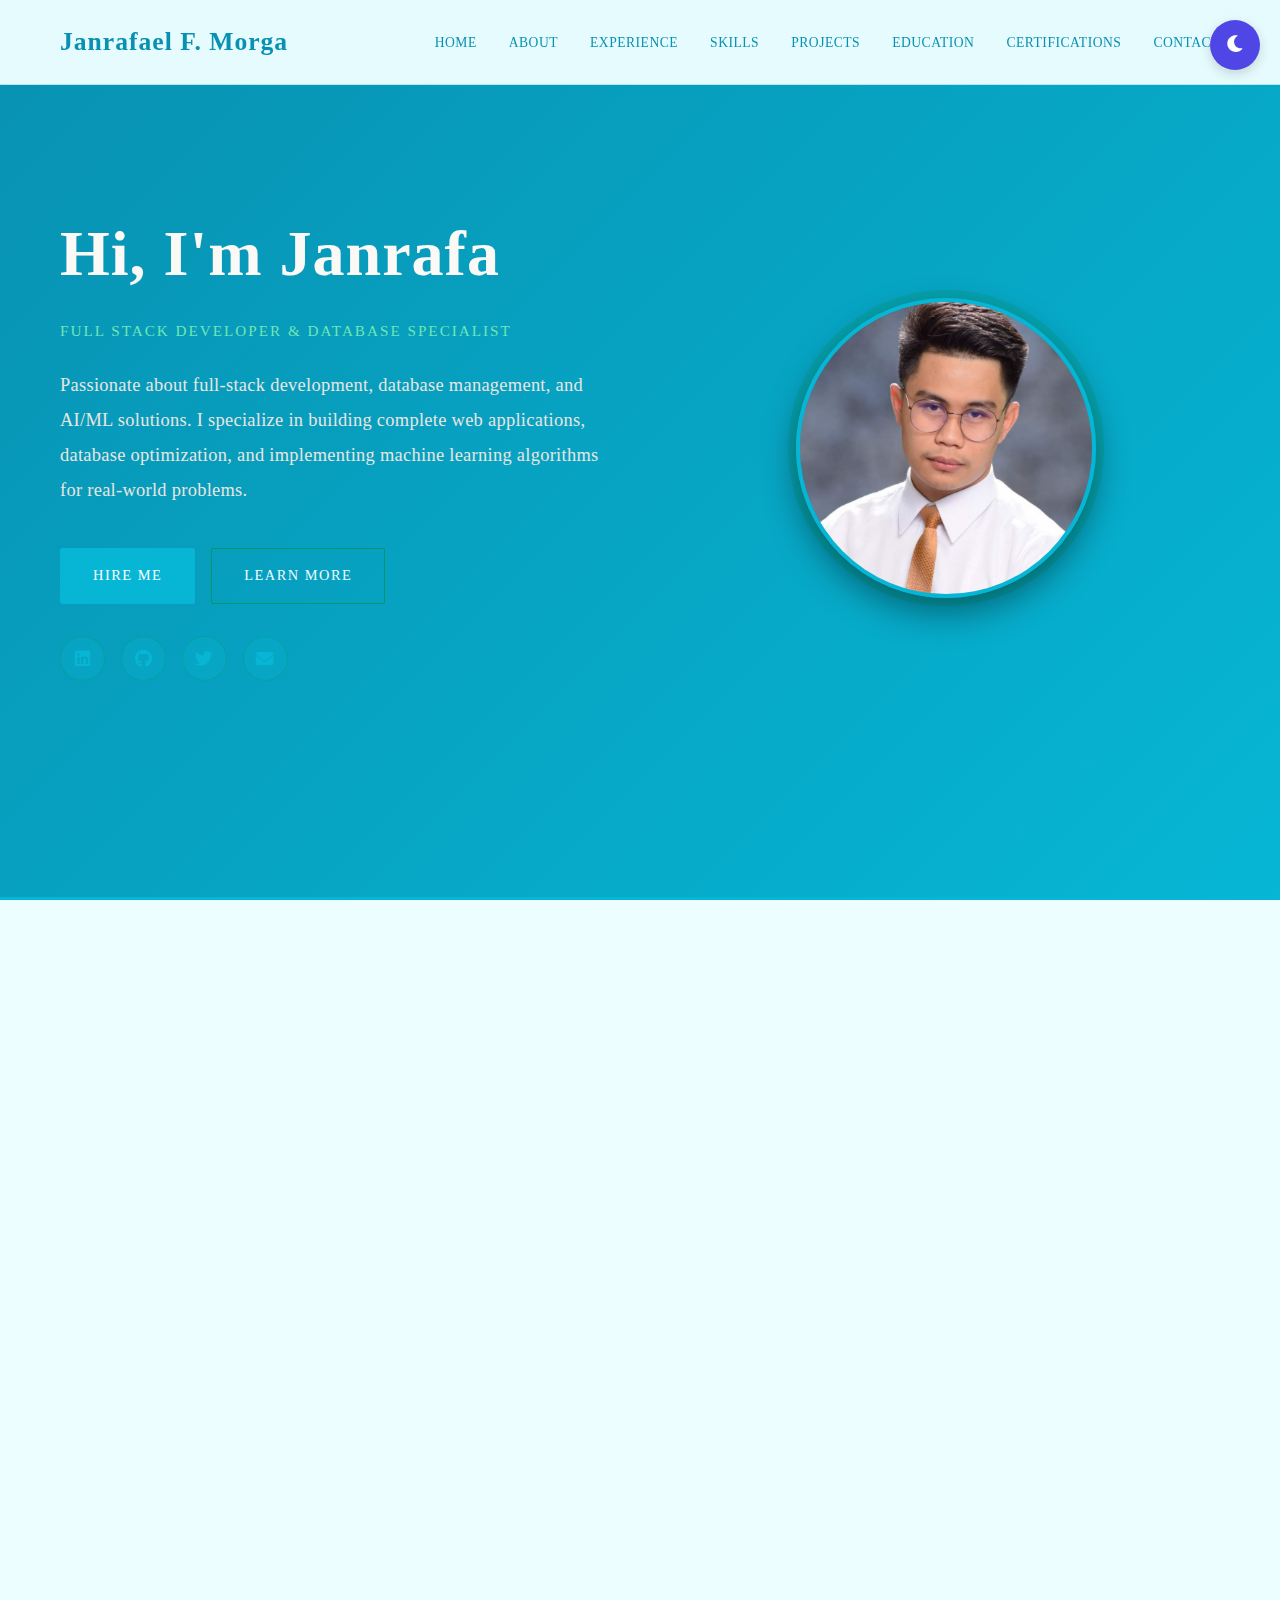
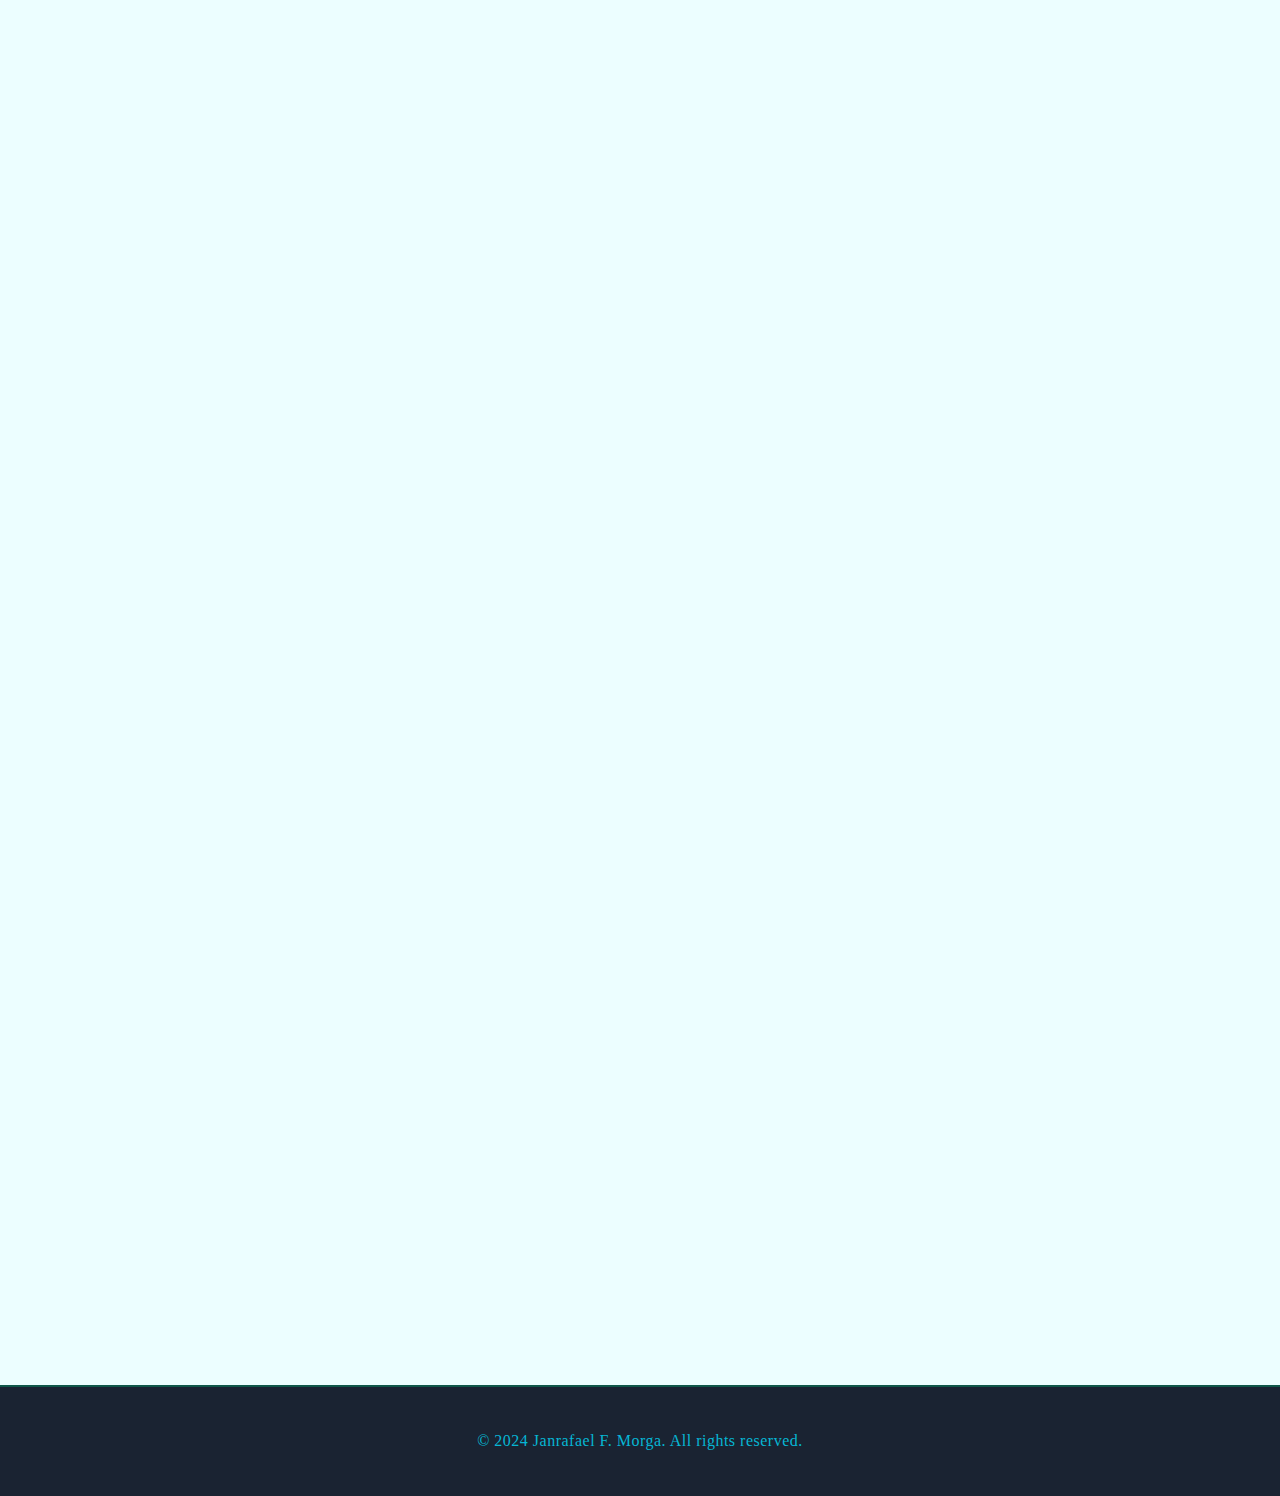
<file: index.html>
<!DOCTYPE html>
<html lang="en">
<head>
    <meta charset="UTF-8">
    <meta name="viewport" content="width=device-width, initial-scale=1.0">
    <title>Janrafael F. Morga - Portfolio</title>
    <link rel="stylesheet" href="styles.css">
    <link href="https://cdnjs.cloudflare.com/ajax/libs/font-awesome/6.0.0/css/all.min.css" rel="stylesheet">
    <link href="https://fonts.googleapis.com/css2?family=Inter:wght@300;400;500;600;700&display=swap" rel="stylesheet">
</head>
<body>
    <!-- Navigation -->
    <nav class="navbar">
        <div class="nav-container">
            <div class="nav-logo">
                <a href="#home">Janrafael F. Morga</a>
            </div>
            <ul class="nav-menu">
                <li class="nav-item">
                    <a href="#home" class="nav-link">Home</a>
                </li>
                <li class="nav-item">
                    <a href="#about" class="nav-link">About</a>
                </li>
                <li class="nav-item">
                    <a href="#experience" class="nav-link">Experience</a>
                </li>
                <li class="nav-item">
                    <a href="#skills" class="nav-link">Skills</a>
                </li>
                <li class="nav-item">
                    <a href="#projects" class="nav-link">Projects</a>
                </li>
                <li class="nav-item">
                    <a href="#education" class="nav-link">Education</a>
                </li>
                <li class="nav-item">
                    <a href="#certifications" class="nav-link">Certifications</a>
                </li>
                <li class="nav-item">
                    <a href="#contact" class="nav-link">Contact</a>
                </li>
            </ul>
            <div class="hamburger">
                <span class="bar"></span>
                <span class="bar"></span>
                <span class="bar"></span>
            </div>
        </div>
    </nav>

    <!-- Hero Section -->
    <section id="home" class="hero">
        <div class="hero-container">
            <div class="hero-content">
                <h1 class="hero-title">Hi, I'm <span class="highlight">Janrafael F. Morga</span></h1>
                <h2 class="hero-subtitle">Full Stack Developer & Database Specialist</h2>
                <p class="hero-description">
                    Passionate about full-stack development, database management, and AI/ML solutions. 
                    I specialize in building complete web applications, database optimization, and implementing 
                    machine learning algorithms for real-world problems.
                </p>
                <div class="hero-buttons">
                    <a href="mailto:morgajanrafael1793@gmail.com?subject=Hire%20Janrafael%20Morga&body=Hi%20Janrafael,%0A%0AI%20would%20like%20to%20discuss%20a%20potential%20opportunity%20with%20you.%0A%0ABest%20regards," class="btn btn-primary">Hire Me</a>
                    <a href="#about" class="btn btn-secondary">Learn More</a>
                </div>
                <div class="social-links">
                    <a href="https://linkedin.com/in/janrafael-morga" class="social-link" target="_blank"><i class="fab fa-linkedin"></i></a>
                    <a href="https://github.com/Psych0p0mp565" class="social-link" target="_blank"><i class="fab fa-github"></i></a>
                    <a href="https://twitter.com/janrafaelmorga" class="social-link" target="_blank"><i class="fab fa-twitter"></i></a>
                    <a href="mailto:morgajanrafael1793@gmail.com" class="social-link"><i class="fas fa-envelope"></i></a>
                </div>
            </div>
            <div class="hero-image">
                <div class="profile-image">
                    <img src="./profile.jpeg" alt="Janrafael F. Morga">
                </div>
            </div>
        </div>
    </section>

    <!-- About Section -->
    <section id="about" class="about slope-section">
        <div class="container">
            <h2 class="section-title">About Me</h2>
            <div class="about-content">
                <div class="about-text">
                    <p>
                        I'm a 22-year-old 4th year Database Management major student at Mindanao State University General Santos 
                        with a passion for creating innovative solutions. I have expertise in MERN stack development, database design, 
                        and AI/ML implementation, with hands-on experience building complete web applications and machine learning algorithms.
                    </p>
                    <p>
                        My recent projects include a complete MERN stack application for habal-habal ride sharing and a 
                        working mealybug detection algorithm using Roboflow and Expo Go for mobile deployment. I'm always 
                        eager to learn and grow in the ever-evolving field of technology and software development.
                    </p>
                    <div class="about-stats">
                        <div class="stat">
                            <h3>2</h3>
                            <p>Projects Completed</p>
                        </div>
                        <div class="stat">
                            <h3>4th</h3>
                            <p>Year Student</p>
                        </div>
                        <div class="stat">
                            <h3>3</h3>
                            <p>MERN Stack Apps</p>
                        </div>
                    </div>
                </div>
            </div>
        </div>
    </section>

    <!-- Experience Section -->
    <section id="experience" class="experience slope-section">
        <div class="container">
            <h2 class="section-title">Experience</h2>
            <div class="timeline">
                <div class="timeline-item">
                    <div class="timeline-marker"></div>
                    <div class="timeline-content">
                        <h3>Database Management Student</h3>
                        <h4>Mindanao State University General Santos</h4>
                        <span class="timeline-date">2022 - Present</span>
                        <p>
                            Currently pursuing Bachelor of Science in Database Management, gaining hands-on experience 
                            with various database systems, data analysis, and database optimization techniques.
                        </p>
                        <ul>
                            <li>Working with MySQL, PostgreSQL, and MongoDB databases</li>
                            <li>Learning database design and implementation</li>
                            <li>Developing skills in data analysis and reporting</li>
                        </ul>
                    </div>
                </div>
                <div class="timeline-item">
                    <div class="timeline-marker"></div>
                    <div class="timeline-content">
                        <h3>Student Database Projects</h3>
                        <h4>Academic Projects</h4>
                        <span class="timeline-date">2024 - 2025</span>
                        <p>
                            Worked on various database projects as part of academic coursework, focusing on practical 
                            application of database management concepts and real-world problem solving.
                        </p>
                        <ul>
                            <li>Developed database schemas using MySQL and PostgreSQL</li>
                            <li>Implemented data normalization and optimization techniques</li>
                            <li>Created database applications for academic projects</li>
                        </ul>
                    </div>
                </div>
                <div class="timeline-item">
                    <div class="timeline-marker"></div>
                    <div class="timeline-content">
                        <h3>Database Fundamentals</h3>
                        <h4>Academic Learning</h4>
                        <span class="timeline-date">2020 - 2021</span>
                        <p>
                            Began my journey in database management through academic coursework, learning fundamental 
                            database concepts, SQL programming, and database design principles.
                        </p>
                        <ul>
                            <li>Learned SQL programming and database querying</li>
                            <li>Studied database normalization and design principles</li>
                            <li>Completed foundational database management coursework</li>
                        </ul>
                    </div>
                </div>
            </div>
        </div>
    </section>

    <!-- Skills Section -->
    <section id="skills" class="skills slope-section">
        <div class="container">
            <h2 class="section-title">Skills</h2>
            <div class="skills-grid">
                <div class="skill-category">
                    <h3>Database Systems</h3>
                    <div class="skill-items">
                        <div class="skill-item">
                            <span>MySQL</span>
                            <div class="skill-bar">
                                <div class="skill-progress" data-width="90%"></div>
                            </div>
                        </div>
                        <div class="skill-item">
                            <span>PostgreSQL</span>
                            <div class="skill-bar">
                                <div class="skill-progress" data-width="85%"></div>
                            </div>
                        </div>
                        <div class="skill-item">
                            <span>MongoDB</span>
                            <div class="skill-bar">
                                <div class="skill-progress" data-width="80%"></div>
                            </div>
                        </div>
                        <div class="skill-item">
                            <span>SQL Server</span>
                            <div class="skill-bar">
                                <div class="skill-progress" data-width="75%"></div>
                            </div>
                        </div>
                    </div>
                </div>
                <div class="skill-category">
                    <h3>Programming Languages</h3>
                    <div class="skill-items">
                        <div class="skill-item">
                            <span>JavaScript</span>
                            <div class="skill-bar">
                                <div class="skill-progress" data-width="90%"></div>
                            </div>
                        </div>
                        <div class="skill-item">
                            <span>Python</span>
                            <div class="skill-bar">
                                <div class="skill-progress" data-width="85%"></div>
                            </div>
                        </div>
                        <div class="skill-item">
                            <span>SQL</span>
                            <div class="skill-bar">
                                <div class="skill-progress" data-width="95%"></div>
                            </div>
                        </div>
                        <div class="skill-item">
                            <span>React Native</span>
                            <div class="skill-bar">
                                <div class="skill-progress" data-width="80%"></div>
                            </div>
                        </div>
                    </div>
                </div>
                <div class="skill-category">
                    <h3>AI/ML & Tools</h3>
                    <div class="skill-items">
                        <div class="skill-item">
                            <span>Computer Vision</span>
                            <div class="skill-bar">
                                <div class="skill-progress" data-width="85%"></div>
                            </div>
                        </div>
                        <div class="skill-item">
                            <span>Roboflow</span>
                            <div class="skill-bar">
                                <div class="skill-progress" data-width="90%"></div>
                            </div>
                        </div>
                        <div class="skill-item">
                            <span>Expo Go</span>
                            <div class="skill-bar">
                                <div class="skill-progress" data-width="85%"></div>
                            </div>
                        </div>
                        <div class="skill-item">
                            <span>Git</span>
                            <div class="skill-bar">
                                <div class="skill-progress" data-width="80%"></div>
                            </div>
                        </div>
                    </div>
                </div>
            </div>
        </div>
    </section>

    <!-- Projects Section -->
    <section id="projects" class="projects slope-section">
        <div class="container">
            <h2 class="section-title">Featured Projects</h2>
            <p class="section-subtitle">Swipe or drag across the cards to discover more of my recent work.</p>
            <div class="scroll-hint"><i class="fas fa-arrows-alt-h"></i> Explore the carousel</div>
            <div class="projects-grid">
                <div class="project-item">
                    <div class="project-image">
                        <img src="images/project-habal.svg" alt="Illustration of the Habal-Habal Ride Sharing App">
                    </div>
                    <div class="project-content">
                        <h3>Habal-Habal Ride Sharing Platform</h3>
                        <p>
                            A complete MERN stack application for motorcycle ride sharing services. Features real-time 
                            booking, GPS tracking, payment integration, and user management system.
                        </p>
                        <div class="project-tech">
                            <span class="tech-tag">MongoDB</span>
                            <span class="tech-tag">Express.js</span>
                            <span class="tech-tag">React</span>
                            <span class="tech-tag">Node.js</span>
                            <span class="tech-tag">Socket.io</span>
                        </div>
                        <div class="project-links">
                            <a href="https://github.com/Psych0p0mp565/habal-habal-app" class="project-link" target="_blank">
                                <i class="fab fa-github"></i> View Code
                            </a>
                            <a href="#" class="project-link" target="_blank">
                                <i class="fas fa-external-link-alt"></i> Live Demo
                            </a>
                        </div>
                    </div>
                </div>
                <div class="project-item">
                    <div class="project-image">
                        <img src="images/project-mealybug.svg" alt="Illustration of the Mealybug Detection Algorithm project">
                    </div>
                    <div class="project-content">
                        <h3>Mealybug Detection Algorithm</h3>
                        <p>
                            An AI-powered mobile application for detecting mealybugs in crops using computer vision. 
                            Built with Roboflow for model training and Expo Go for cross-platform mobile deployment.
                        </p>
                        <div class="project-tech">
                            <span class="tech-tag">Python</span>
                            <span class="tech-tag">Roboflow</span>
                            <span class="tech-tag">React Native</span>
                            <span class="tech-tag">Expo Go</span>
                            <span class="tech-tag">Computer Vision</span>
                        </div>
                        <div class="project-links">
                            <a href="https://github.com/Psych0p0mp565/mealybug-detection" class="project-link" target="_blank">
                                <i class="fab fa-github"></i> View Code
                            </a>
                            <a href="#" class="project-link" target="_blank">
                                <i class="fas fa-mobile-alt"></i> Mobile App
                            </a>
                        </div>
                    </div>
                </div>
                <div class="project-item">
                    <div class="project-image">
                        <img src="images/project-database.svg" alt="Illustration of the Enterprise Database Management System project">
                    </div>
                    <div class="project-content">
                        <h3>Enterprise Database Management System</h3>
                        <p>
                            A comprehensive database management solution with advanced query optimization, 
                            automated backup systems, and real-time monitoring capabilities.
                        </p>
                        <div class="project-tech">
                            <span class="tech-tag">PostgreSQL</span>
                            <span class="tech-tag">Python</span>
                            <span class="tech-tag">Django</span>
                            <span class="tech-tag">Redis</span>
                            <span class="tech-tag">Docker</span>
                        </div>
                        <div class="project-links">
                            <a href="https://github.com/Psych0p0mp565/database-management-system" class="project-link" target="_blank">
                                <i class="fab fa-github"></i> View Code
                            </a>
                            <a href="#" class="project-link" target="_blank">
                                <i class="fas fa-external-link-alt"></i> Documentation
                            </a>
                        </div>
                    </div>
                </div>
            </div>
        </div>
    </section>

    <!-- Certifications Section -->
    <section id="certifications" class="certifications slope-section">
        <div class="container">
            <h2 class="section-title">Certifications</h2>
            <div class="certifications-grid">
                <div class="certification-item">
                    <div class="certification-icon">
                        <i class="fab fa-linux"></i>
                    </div>
                    <div class="certification-content">
                        <h3>Linux Foundation Cybersecurity Essentials (LFC108)</h3>
                        <h4>Linux Foundation</h4>
                        <span class="certification-date">2024</span>
                        <p>
                            Completed comprehensive cybersecurity course covering prevention software, 
                            social network security, and essential cybersecurity practices.
                        </p>
                    </div>
                </div>
                <div class="certification-item">
                    <div class="certification-icon">
                        <i class="fas fa-network-wired"></i>
                    </div>
                    <div class="certification-content">
                        <h3>Introduction to Internet of Things</h3>
                        <h4>Cisco Networking Academy</h4>
                        <span class="certification-date">2024</span>
                        <p>
                            Earned certification badge for understanding IoT fundamentals, 
                            networking concepts, and connected device technologies.
                        </p>
                    </div>
                </div>
                <div class="certification-item">
                    <div class="certification-icon">
                        <i class="fab fa-google"></i>
                    </div>
                    <div class="certification-content">
                        <h3>Digital Transformation with Google Cloud</h3>
                        <h4>Google Cloud</h4>
                        <span class="certification-date">2024</span>
                        <p>
                            Completed digital transformation course covering cloud technologies, 
                            data analytics, and modern business solutions using Google Cloud Platform.
                        </p>
                    </div>
                </div>
            </div>
        </div>
    </section>

    <!-- Education Section -->
    <section id="education" class="education slope-section">
        <div class="container">
            <h2 class="section-title">Education</h2>
            <div class="education-grid">
                <div class="education-item">
                    <div class="education-icon">
                        <i class="fas fa-graduation-cap"></i>
                    </div>
                    <div class="education-content">
                        <h3>Bachelor of Science in Database Management</h3>
                        <h4>Mindanao State University General Santos</h4>
                        <span class="education-date">2020 - Present (4th Year)</span>
                        <p>
                            Currently pursuing a strong foundation in database management, data analysis, 
                            and information systems. Working on various projects including database design, 
                            data modeling, and database optimization projects.
                        </p>
                    </div>
                </div>
                <div class="education-item">
                    <div class="education-icon">
                        <i class="fas fa-certificate"></i>
                    </div>
                    <div class="education-content">
                        <h3>Database Administration Certification</h3>
                        <h4>Oracle University</h4>
                        <span class="education-date">2022</span>
                        <p>
                            Completed comprehensive database administration course covering Oracle database 
                            management, performance tuning, backup and recovery, and database security best practices.
                        </p>
                    </div>
                </div>
            </div>
        </div>
    </section>

    <!-- Contact Section -->
    <section id="contact" class="contact slope-section">
        <div class="container">
            <h2 class="section-title">Get In Touch</h2>
            <div class="contact-content">
                <div class="contact-info">
                    <h3>Let's work together!</h3>
                    <p>
                        I'm always interested in new opportunities and exciting projects. 
                        Whether you have a question or just want to say hi, feel free to reach out!
                    </p>
                    <div class="contact-details">
                        <div class="contact-item">
                            <i class="fas fa-envelope"></i>
                            <span>morgajanrafael1793@gmail.com</span>
                        </div>
                        <div class="contact-item">
                            <i class="fas fa-phone"></i>
                            <span>+639477737717</span>
                        </div>
                        <div class="contact-item">
                            <i class="fas fa-map-marker-alt"></i>
                            <span>Polomolok, South Cotabato</span>
                        </div>
                    </div>
                </div>
                <form class="contact-form">
                    <div class="form-group">
                        <input type="text" id="name" name="name" placeholder="Your Name" required>
                    </div>
                    <div class="form-group">
                        <input type="email" id="email" name="email" placeholder="Your Email" required>
                    </div>
                    <div class="form-group">
                        <input type="text" id="subject" name="subject" placeholder="Subject" required>
                    </div>
                    <div class="form-group">
                        <textarea id="message" name="message" placeholder="Your Message" rows="5" required></textarea>
                    </div>
                    <button type="submit" class="btn btn-primary">Send Message</button>
                </form>
            </div>
        </div>
    </section>

    <!-- Footer -->
    <footer class="footer">
        <div class="container">
            <p>&copy; 2024 Janrafael F. Morga. All rights reserved.</p>
        </div>
    </footer>

    <script src="script.js"></script>
</body>
</html>
</file>
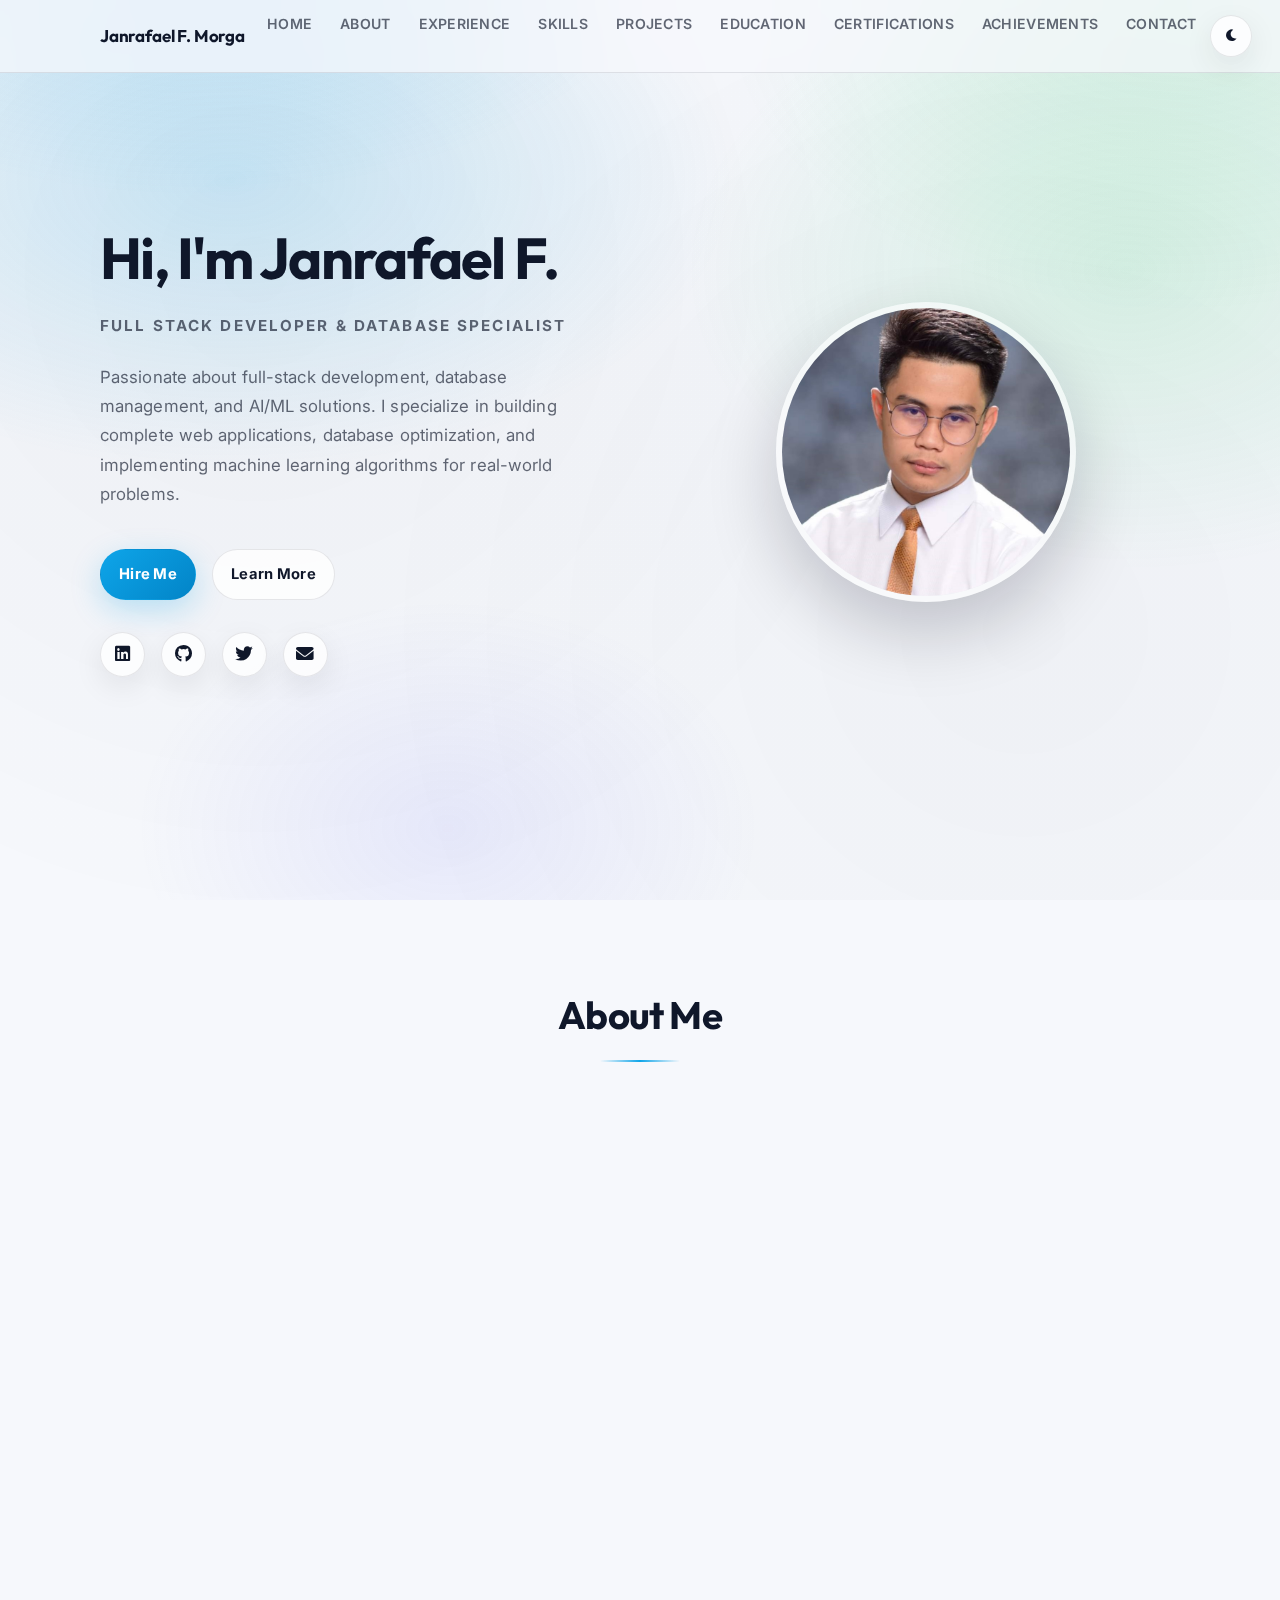
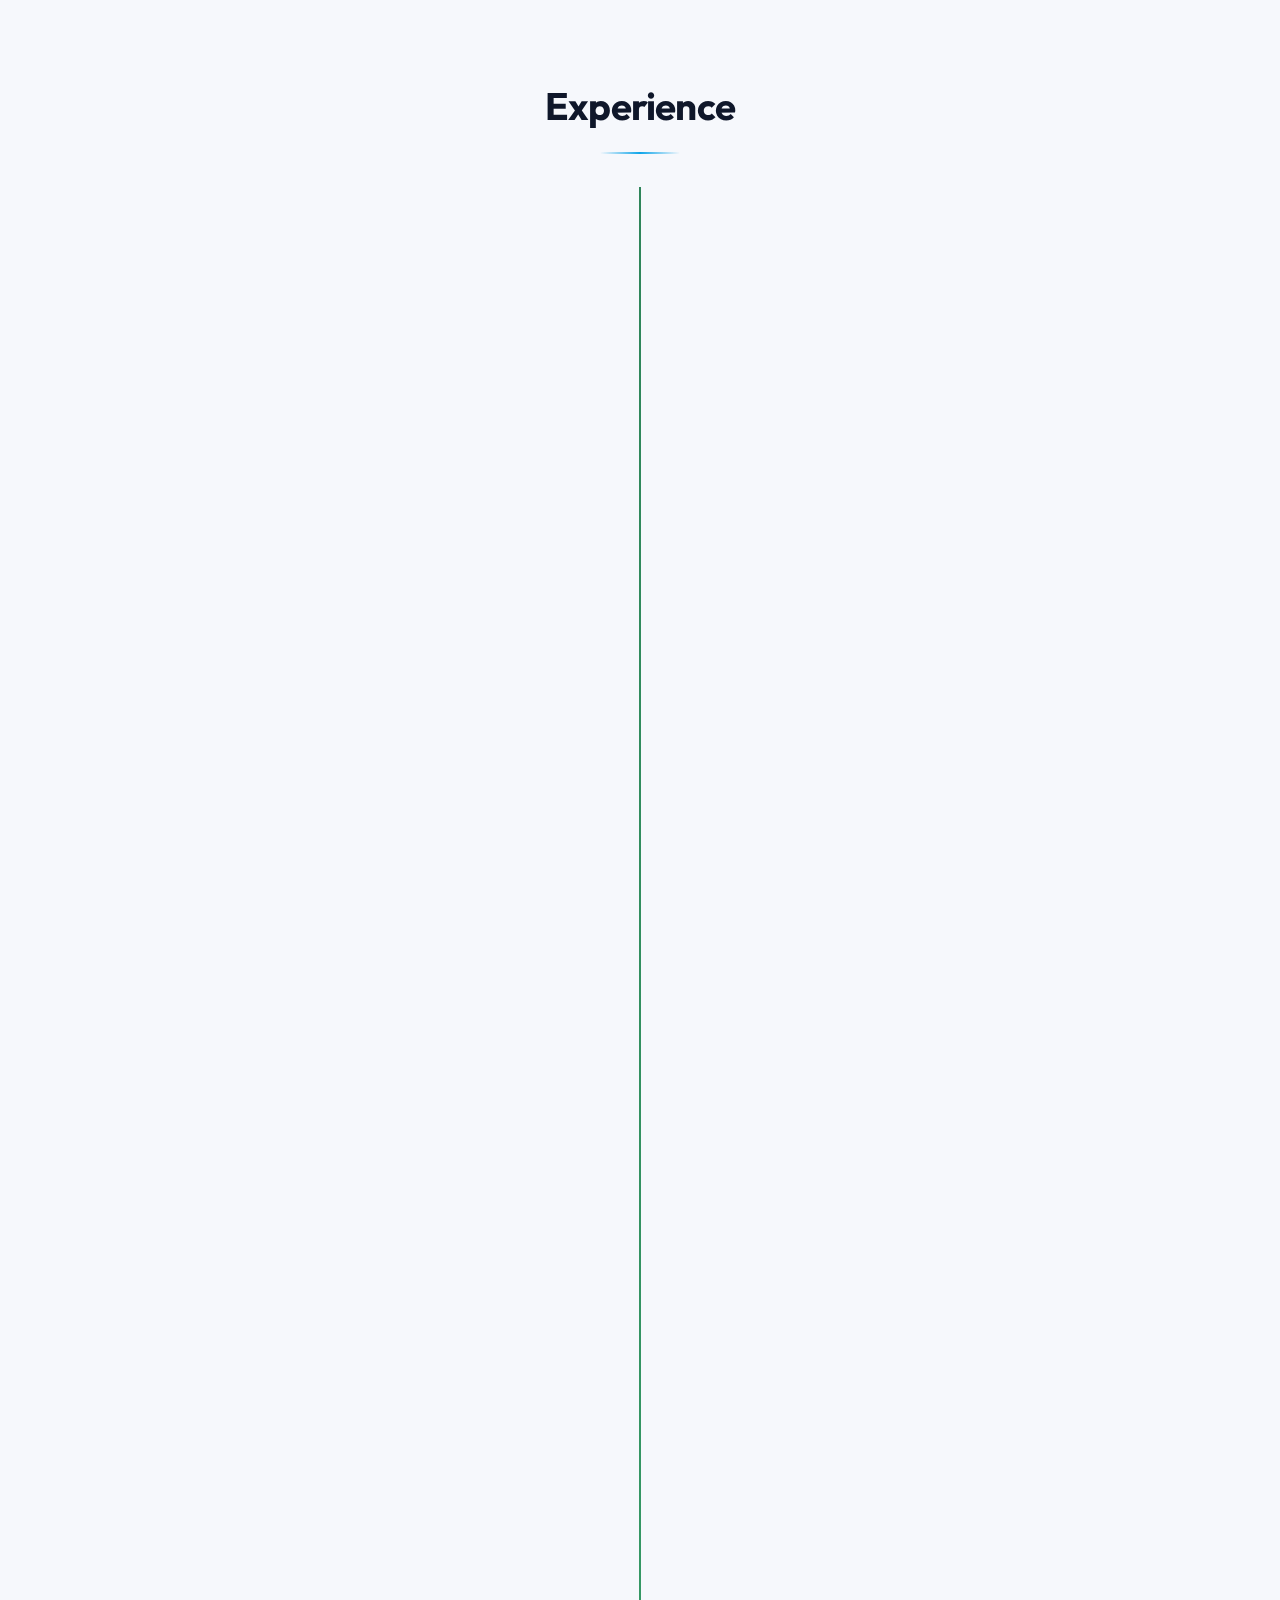
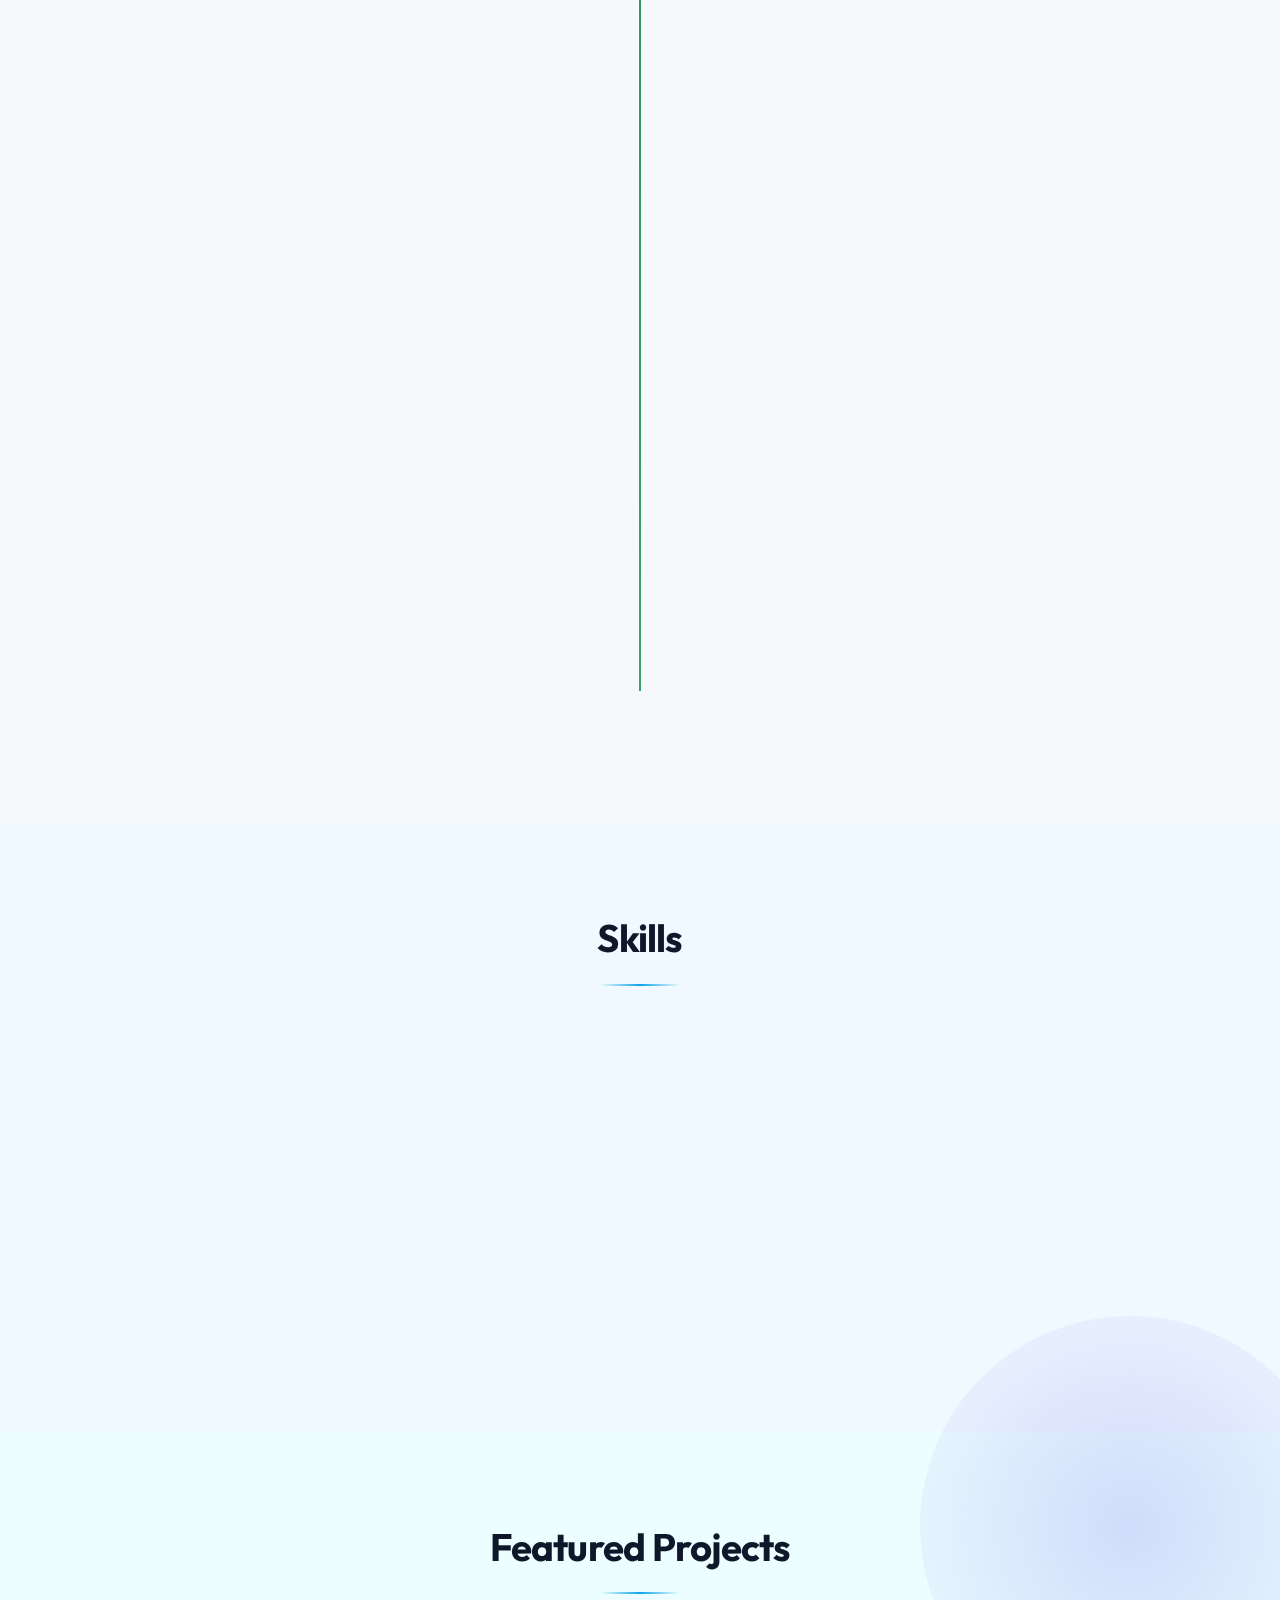
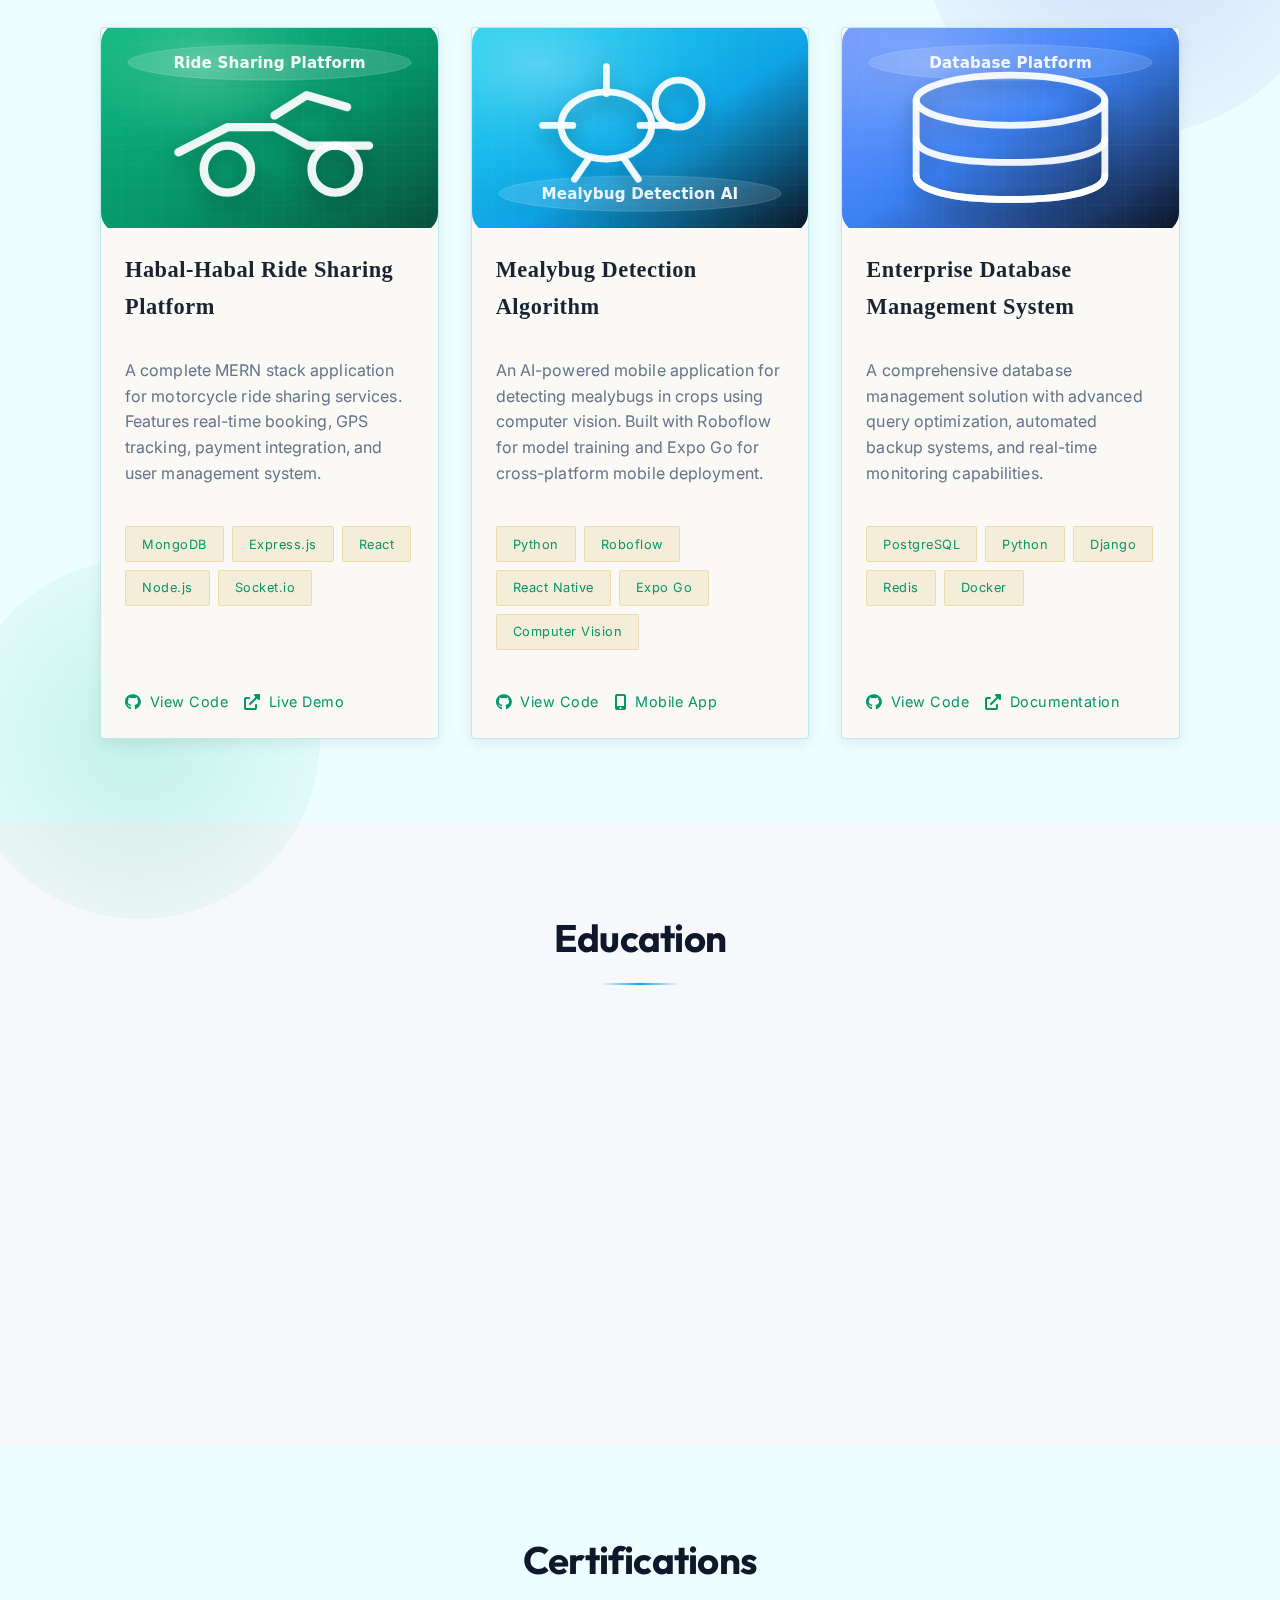
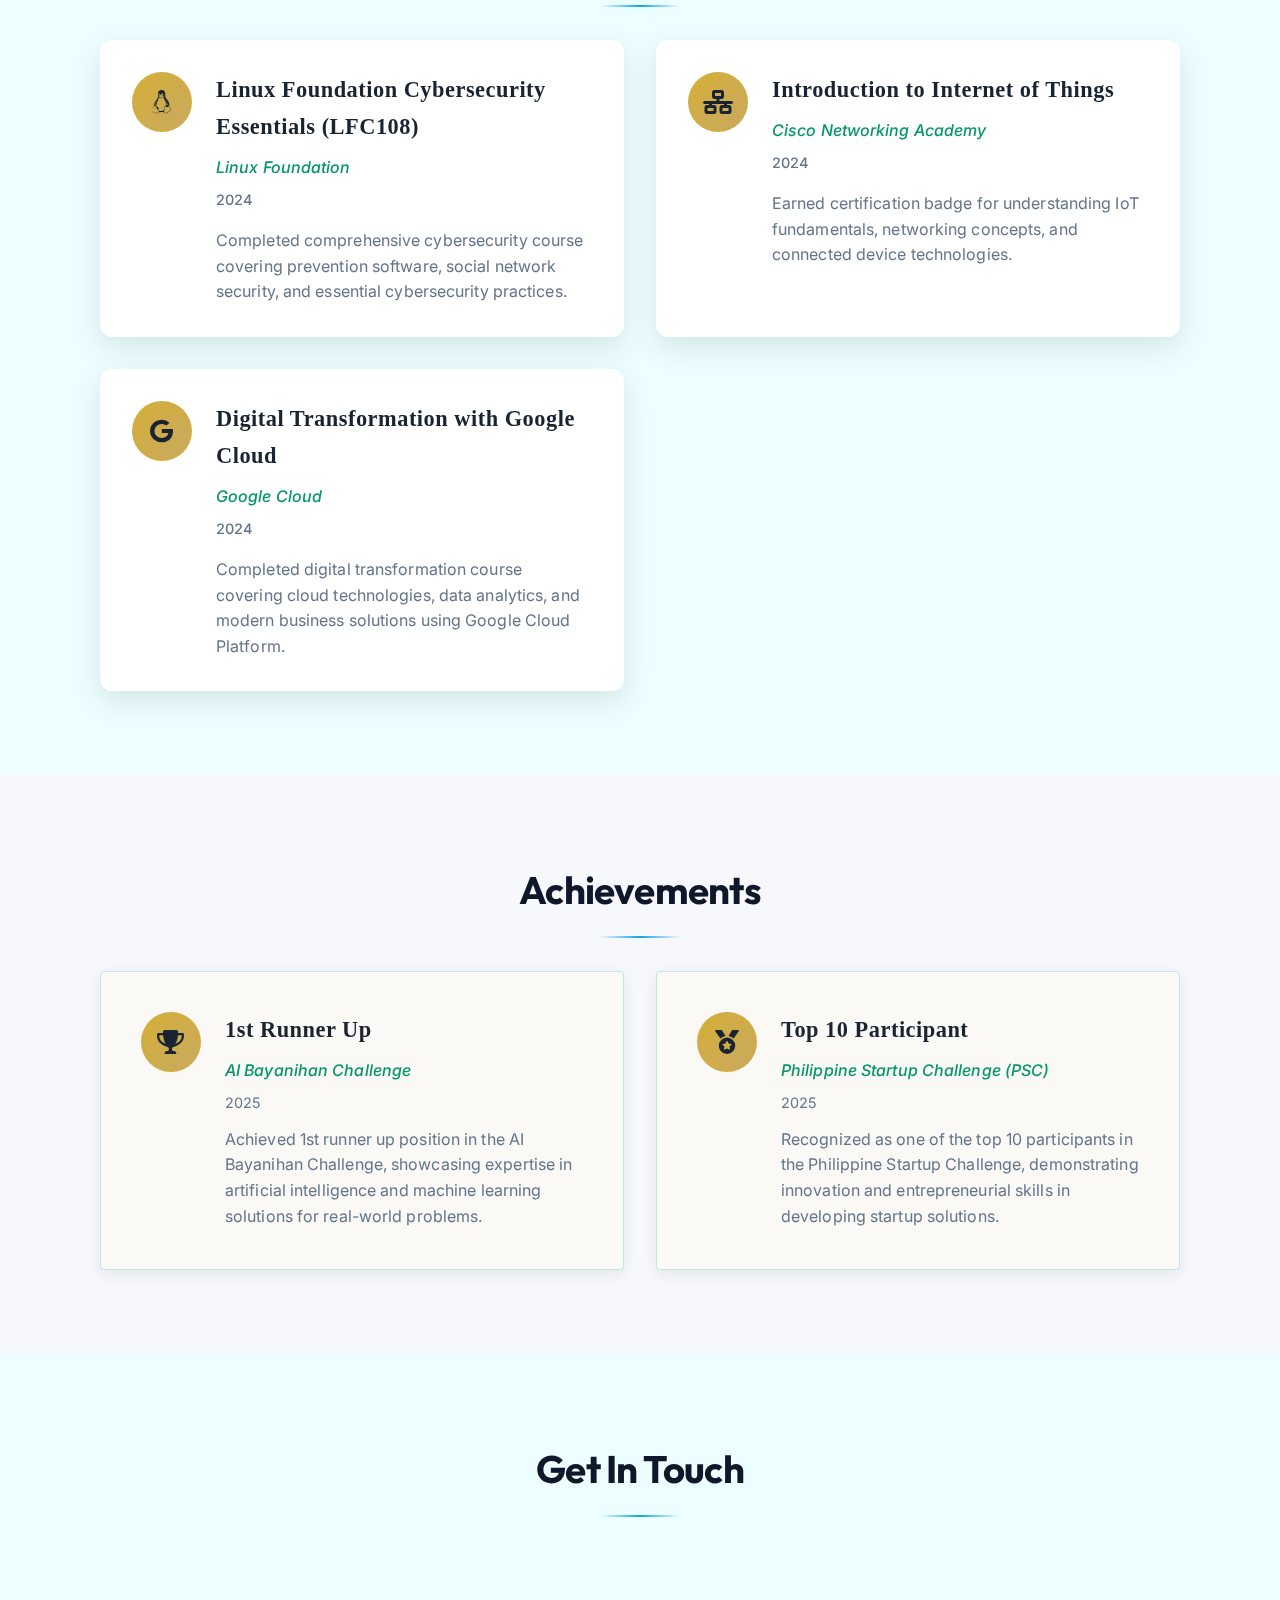
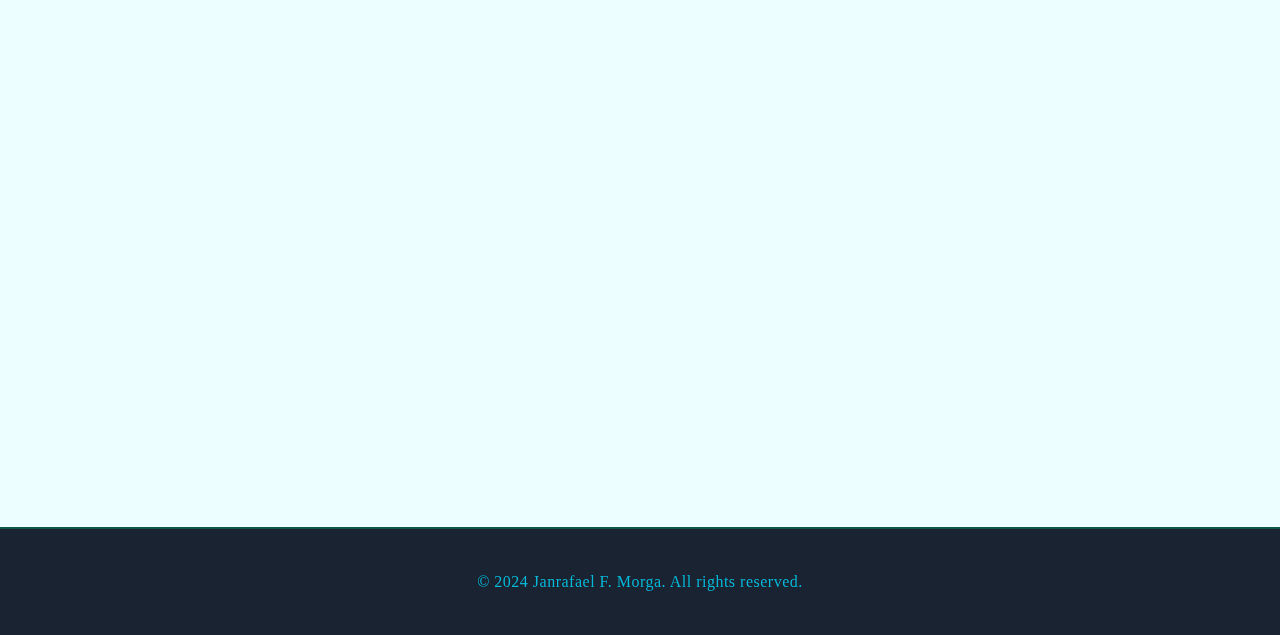
<file: portfolio-main/index.html>
<!DOCTYPE html>
<html lang="en">
<head>
    <meta charset="UTF-8">
    <meta name="viewport" content="width=device-width, initial-scale=1.0">
    <title>Janrafael F. Morga - Portfolio</title>
    <meta name="theme-color" content="#0b1220" />
    <link rel="stylesheet" href="styles.css">
    <link href="https://cdnjs.cloudflare.com/ajax/libs/font-awesome/6.0.0/css/all.min.css" rel="stylesheet">
    <link rel="preconnect" href="https://fonts.googleapis.com">
    <link rel="preconnect" href="https://fonts.gstatic.com" crossorigin>
    <link href="https://fonts.googleapis.com/css2?family=Inter:wght@400;500;600;700&family=Outfit:wght@500;600;700&display=swap" rel="stylesheet">
</head>
<body>
    <a class="skip-link" href="#home">Skip to content</a>
    <!-- Navigation -->
    <nav class="navbar">
        <div class="nav-container">
            <div class="nav-logo">
                <a href="#home">Janrafael F. Morga</a>
            </div>
            <ul class="nav-menu">
                <li class="nav-item">
                    <a href="#home" class="nav-link">Home</a>
                </li>
                <li class="nav-item">
                    <a href="#about" class="nav-link">About</a>
                </li>
                <li class="nav-item">
                    <a href="#experience" class="nav-link">Experience</a>
                </li>
                <li class="nav-item">
                    <a href="#skills" class="nav-link">Skills</a>
                </li>
                <li class="nav-item">
                    <a href="#projects" class="nav-link">Projects</a>
                </li>
                <li class="nav-item">
                    <a href="#education" class="nav-link">Education</a>
                </li>
                <li class="nav-item">
                    <a href="#certifications" class="nav-link">Certifications</a>
                </li>
                <li class="nav-item">
                    <a href="#achievements" class="nav-link">Achievements</a>
                </li>
                <li class="nav-item">
                    <a href="#contact" class="nav-link">Contact</a>
                </li>
            </ul>
            <button class="theme-toggle" type="button" aria-label="Toggle theme">
                <i class="fas fa-moon" aria-hidden="true"></i>
            </button>
            <div class="hamburger">
                <span class="bar"></span>
                <span class="bar"></span>
                <span class="bar"></span>
            </div>
        </div>
    </nav>

    <!-- Hero Section -->
    <section id="home" class="hero">
        <div class="hero-container">
            <div class="hero-content">
                <h1 class="hero-title">Hi, I'm <span class="highlight">Janrafael F. Morga</span></h1>
                <h2 class="hero-subtitle">Full Stack Developer & Database Specialist</h2>
                <p class="hero-description">
                    Passionate about full-stack development, database management, and AI/ML solutions. 
                    I specialize in building complete web applications, database optimization, and implementing 
                    machine learning algorithms for real-world problems.
                </p>
                <div class="hero-buttons">
                    <a href="mailto:morgajanrafael1793@gmail.com?subject=Hire%20Janrafael%20Morga&body=Hi%20Janrafael,%0A%0AI%20would%20like%20to%20discuss%20a%20potential%20opportunity%20with%20you.%0A%0ABest%20regards," class="btn btn-primary">Hire Me</a>
                    <a href="#about" class="btn btn-secondary">Learn More</a>
                </div>
                <div class="social-links">
                    <a href="https://linkedin.com/in/janrafael-morga" class="social-link" target="_blank"><i class="fab fa-linkedin"></i></a>
                    <a href="https://github.com/Psych0p0mp565" class="social-link" target="_blank"><i class="fab fa-github"></i></a>
                    <a href="https://twitter.com/janrafaelmorga" class="social-link" target="_blank"><i class="fab fa-twitter"></i></a>
                    <a href="mailto:morgajanrafael1793@gmail.com" class="social-link"><i class="fas fa-envelope"></i></a>
                </div>
            </div>
            <div class="hero-image">
                <div class="profile-image">
                    <img src="profile.jpeg" alt="Janrafael F. Morga">
                </div>
            </div>
        </div>
    </section>

    <!-- About Section -->
    <section id="about" class="about">
        <div class="container">
            <h2 class="section-title">About Me</h2>
            <div class="about-content">
                <div class="about-text">
                    <p>
                        I'm a 22-year-old 4th year Database Management major student at Mindanao State University General Santos 
                        with a passion for creating innovative solutions. I have expertise in MERN stack development, database design, 
                        and AI/ML implementation, with hands-on experience building complete web applications and machine learning algorithms.
                    </p>
                    <p>
                        My recent projects include a complete MERN stack application for habal-habal ride sharing and a 
                        working mealybug detection algorithm using Roboflow and Expo Go for mobile deployment. I'm always 
                        eager to learn and grow in the ever-evolving field of technology and software development.
                    </p>
                    <div class="about-stats">
                        <div class="stat">
                            <h3>2</h3>
                            <p>Projects Completed</p>
                        </div>
                        <div class="stat">
                            <h3>4th</h3>
                            <p>Year Student</p>
                        </div>
                        <div class="stat">
                            <h3>3</h3>
                            <p>MERN Stack Apps</p>
                        </div>
                    </div>
                </div>
            </div>
        </div>
    </section>

    <!-- Experience Section -->
    <section id="experience" class="experience">
        <div class="container">
            <h2 class="section-title">Experience</h2>
            <div class="timeline">
                <div class="timeline-item">
                    <div class="timeline-marker"></div>
                    <div class="timeline-content">
                        <h3>Database Management Student</h3>
                        <h4>Mindanao State University General Santos</h4>
                        <span class="timeline-date">2022 - Present</span>
                        <p>
                            Currently pursuing Bachelor of Science in Database Management as a 4th year student, 
                            gaining hands-on experience with various database systems, data analysis, and database 
                            optimization techniques through academic coursework and projects.
                        </p>
                        <ul>
                            <li>Working with MySQL, PostgreSQL, and MongoDB databases</li>
                            <li>Learning database design and implementation</li>
                            <li>Developing skills in data analysis and reporting</li>
                            <li>Completing academic database projects and assignments</li>
                        </ul>
                    </div>
                </div>
                <div class="timeline-item">
                    <div class="timeline-marker"></div>
                    <div class="timeline-content">
                        <h3>Student Database Projects</h3>
                        <h4>Academic Projects</h4>
                        <span class="timeline-date">2022 - Present</span>
                        <p>
                            Working on various database projects as part of academic coursework, focusing on practical 
                            application of database management concepts and real-world problem solving.
                        </p>
                        <ul>
                            <li>Developed database schemas using MySQL and PostgreSQL</li>
                            <li>Implemented data normalization and optimization techniques</li>
                            <li>Created database applications for academic projects</li>
                            <li>Participated in database design competitions and challenges</li>
                        </ul>
                    </div>
                </div>
                <div class="timeline-item">
                    <div class="timeline-marker"></div>
                    <div class="timeline-content">
                        <h3>Database Fundamentals</h3>
                        <h4>Academic Learning</h4>
                        <span class="timeline-date">2022 - 2023</span>
                        <p>
                            Began my journey in database management through academic coursework, learning fundamental 
                            database concepts, SQL programming, and database design principles during my first year.
                        </p>
                        <ul>
                            <li>Learned SQL programming and database querying</li>
                            <li>Studied database normalization and design principles</li>
                            <li>Completed foundational database management coursework</li>
                            <li>Gained understanding of relational database systems</li>
                        </ul>
                    </div>
                </div>
            </div>
        </div>
    </section>

    <!-- Skills Section -->
    <section id="skills" class="skills">
        <div class="container">
            <h2 class="section-title">Skills</h2>
            <div class="skills-grid">
                <div class="skill-category">
                    <h3>Database Systems</h3>
                    <div class="skill-items">
                        <div class="skill-item">
                            <span>MySQL</span>
                            <div class="skill-bar">
                                <div class="skill-progress" data-width="90%"></div>
                            </div>
                        </div>
                        <div class="skill-item">
                            <span>PostgreSQL</span>
                            <div class="skill-bar">
                                <div class="skill-progress" data-width="85%"></div>
                            </div>
                        </div>
                        <div class="skill-item">
                            <span>MongoDB</span>
                            <div class="skill-bar">
                                <div class="skill-progress" data-width="80%"></div>
                            </div>
                        </div>
                        <div class="skill-item">
                            <span>SQL Server</span>
                            <div class="skill-bar">
                                <div class="skill-progress" data-width="75%"></div>
                            </div>
                        </div>
                    </div>
                </div>
                <div class="skill-category">
                    <h3>Programming Languages</h3>
                    <div class="skill-items">
                        <div class="skill-item">
                            <span>JavaScript</span>
                            <div class="skill-bar">
                                <div class="skill-progress" data-width="90%"></div>
                            </div>
                        </div>
                        <div class="skill-item">
                            <span>Python</span>
                            <div class="skill-bar">
                                <div class="skill-progress" data-width="85%"></div>
                            </div>
                        </div>
                        <div class="skill-item">
                            <span>SQL</span>
                            <div class="skill-bar">
                                <div class="skill-progress" data-width="95%"></div>
                            </div>
                        </div>
                        <div class="skill-item">
                            <span>React Native</span>
                            <div class="skill-bar">
                                <div class="skill-progress" data-width="80%"></div>
                            </div>
                        </div>
                    </div>
                </div>
                <div class="skill-category">
                    <h3>AI/ML & Tools</h3>
                    <div class="skill-items">
                        <div class="skill-item">
                            <span>Computer Vision</span>
                            <div class="skill-bar">
                                <div class="skill-progress" data-width="85%"></div>
                            </div>
                        </div>
                        <div class="skill-item">
                            <span>Roboflow</span>
                            <div class="skill-bar">
                                <div class="skill-progress" data-width="90%"></div>
                            </div>
                        </div>
                        <div class="skill-item">
                            <span>Expo Go</span>
                            <div class="skill-bar">
                                <div class="skill-progress" data-width="85%"></div>
                            </div>
                        </div>
                        <div class="skill-item">
                            <span>Git</span>
                            <div class="skill-bar">
                                <div class="skill-progress" data-width="80%"></div>
                            </div>
                        </div>
                    </div>
                </div>
            </div>
        </div>
    </section>

    <!-- Projects Section -->
    <section id="projects" class="projects">
        <div class="container">
            <h2 class="section-title">Featured Projects</h2>
            <div class="projects-grid">
                <div class="project-item">
                    <div class="project-image">
                        <img src="images/project-habal.svg" alt="Habal-Habal Ride Sharing App">
                    </div>
                    <div class="project-content">
                        <h3>Habal-Habal Ride Sharing Platform</h3>
                        <p>
                            A complete MERN stack application for motorcycle ride sharing services. Features real-time 
                            booking, GPS tracking, payment integration, and user management system.
                        </p>
                        <div class="project-tech">
                            <span class="tech-tag">MongoDB</span>
                            <span class="tech-tag">Express.js</span>
                            <span class="tech-tag">React</span>
                            <span class="tech-tag">Node.js</span>
                            <span class="tech-tag">Socket.io</span>
                        </div>
                        <div class="project-links">
                            <a href="https://github.com/Psych0p0mp565/habal-habal-app" class="project-link" target="_blank">
                                <i class="fab fa-github"></i> View Code
                            </a>
                            <a href="#" class="project-link" target="_blank">
                                <i class="fas fa-external-link-alt"></i> Live Demo
                            </a>
                        </div>
                    </div>
                </div>
                <div class="project-item">
                    <div class="project-image">
                        <img src="images/project-mealybug.svg" alt="Mealybug Detection Algorithm">
                    </div>
                    <div class="project-content">
                        <h3>Mealybug Detection Algorithm</h3>
                        <p>
                            An AI-powered mobile application for detecting mealybugs in crops using computer vision. 
                            Built with Roboflow for model training and Expo Go for cross-platform mobile deployment.
                        </p>
                        <div class="project-tech">
                            <span class="tech-tag">Python</span>
                            <span class="tech-tag">Roboflow</span>
                            <span class="tech-tag">React Native</span>
                            <span class="tech-tag">Expo Go</span>
                            <span class="tech-tag">Computer Vision</span>
                        </div>
                        <div class="project-links">
                            <a href="https://github.com/Psych0p0mp565/mealybug-detection" class="project-link" target="_blank">
                                <i class="fab fa-github"></i> View Code
                            </a>
                            <a href="#" class="project-link" target="_blank">
                                <i class="fas fa-mobile-alt"></i> Mobile App
                            </a>
                        </div>
                    </div>
                </div>
                <div class="project-item">
                    <div class="project-image">
                        <img src="images/project-database.svg" alt="Database Management System">
                    </div>
                    <div class="project-content">
                        <h3>Enterprise Database Management System</h3>
                        <p>
                            A comprehensive database management solution with advanced query optimization, 
                            automated backup systems, and real-time monitoring capabilities.
                        </p>
                        <div class="project-tech">
                            <span class="tech-tag">PostgreSQL</span>
                            <span class="tech-tag">Python</span>
                            <span class="tech-tag">Django</span>
                            <span class="tech-tag">Redis</span>
                            <span class="tech-tag">Docker</span>
                        </div>
                        <div class="project-links">
                            <a href="https://github.com/Psych0p0mp565/database-management-system" class="project-link" target="_blank">
                                <i class="fab fa-github"></i> View Code
                            </a>
                            <a href="#" class="project-link" target="_blank">
                                <i class="fas fa-external-link-alt"></i> Documentation
                            </a>
                        </div>
                    </div>
                </div>
            </div>
        </div>
    </section>

    <!-- Education Section -->
    <section id="education" class="education">
        <div class="container">
            <h2 class="section-title">Education</h2>
            <div class="education-grid">
                <div class="education-item">
                    <div class="education-icon">
                        <i class="fas fa-graduation-cap"></i>
                    </div>
                    <div class="education-content">
                        <h3>Bachelor of Science in Database Management</h3>
                        <h4>Mindanao State University General Santos</h4>
                        <span class="education-date">2022 - Present (4th Year)</span>
                        <p>
                            Currently pursuing a strong foundation in database management, data analysis, 
                            and information systems. Working on various projects including database design, 
                            data modeling, and database optimization projects.
                        </p>
                    </div>
                </div>
                <div class="education-item">
                    <div class="education-icon">
                        <i class="fas fa-certificate"></i>
                    </div>
                    <div class="education-content">
                        <h3>Database Administration Certification</h3>
                        <h4>Oracle University</h4>
                        <span class="education-date">2022</span>
                        <p>
                            Completed comprehensive database administration course covering Oracle database 
                            management, performance tuning, backup and recovery, and database security best practices.
                        </p>
                    </div>
                </div>
            </div>
        </div>
    </section>

    <!-- Certifications Section -->
    <section id="certifications" class="certifications">
        <div class="container">
            <h2 class="section-title">Certifications</h2>
            <div class="certifications-grid">
                <div class="certification-item">
                    <div class="certification-icon">
                        <i class="fab fa-linux"></i>
                    </div>
                    <div class="certification-content">
                        <h3>Linux Foundation Cybersecurity Essentials (LFC108)</h3>
                        <h4>Linux Foundation</h4>
                        <span class="certification-date">2024</span>
                        <p>
                            Completed comprehensive cybersecurity course covering prevention software, 
                            social network security, and essential cybersecurity practices.
                        </p>
                    </div>
                </div>
                <div class="certification-item">
                    <div class="certification-icon">
                        <i class="fas fa-network-wired"></i>
                    </div>
                    <div class="certification-content">
                        <h3>Introduction to Internet of Things</h3>
                        <h4>Cisco Networking Academy</h4>
                        <span class="certification-date">2024</span>
                        <p>
                            Earned certification badge for understanding IoT fundamentals, 
                            networking concepts, and connected device technologies.
                        </p>
                    </div>
                </div>
                <div class="certification-item">
                    <div class="certification-icon">
                        <i class="fab fa-google"></i>
                    </div>
                    <div class="certification-content">
                        <h3>Digital Transformation with Google Cloud</h3>
                        <h4>Google Cloud</h4>
                        <span class="certification-date">2024</span>
                        <p>
                            Completed digital transformation course covering cloud technologies, 
                            data analytics, and modern business solutions using Google Cloud Platform.
                        </p>
                    </div>
                </div>
            </div>
        </div>
    </section>

    <!-- Achievements Section -->
    <section id="achievements" class="achievements">
        <div class="container">
            <h2 class="section-title">Achievements</h2>
            <div class="achievements-grid">
                <div class="achievement-item">
                    <div class="achievement-icon">
                        <i class="fas fa-trophy"></i>
                    </div>
                    <div class="achievement-content">
                        <h3>1st Runner Up</h3>
                        <h4>AI Bayanihan Challenge</h4>
                        <span class="achievement-date">2025</span>
                        <p>
                            Achieved 1st runner up position in the AI Bayanihan Challenge, showcasing expertise 
                            in artificial intelligence and machine learning solutions for real-world problems.
                        </p>
                    </div>
                </div>
                <div class="achievement-item">
                    <div class="achievement-icon">
                        <i class="fas fa-medal"></i>
                    </div>
                    <div class="achievement-content">
                        <h3>Top 10 Participant</h3>
                        <h4>Philippine Startup Challenge (PSC)</h4>
                        <span class="achievement-date">2025</span>
                        <p>
                            Recognized as one of the top 10 participants in the Philippine Startup Challenge, 
                            demonstrating innovation and entrepreneurial skills in developing startup solutions.
                        </p>
                    </div>
                </div>
            </div>
        </div>
    </section>

    <!-- Contact Section -->
    <section id="contact" class="contact">
        <div class="container">
            <h2 class="section-title">Get In Touch</h2>
            <div class="contact-content">
                <div class="contact-info">
                    <h3>Let's work together!</h3>
                    <p>
                        I'm always interested in new opportunities and exciting projects. 
                        Whether you have a question or just want to say hi, feel free to reach out!
                    </p>
                    <div class="contact-details">
                        <div class="contact-item">
                            <i class="fas fa-envelope"></i>
                            <span>morgajanrafael1793@gmail.com</span>
                        </div>
                        <div class="contact-item">
                            <i class="fas fa-phone"></i>
                            <span>+639477737717</span>
                        </div>
                        <div class="contact-item">
                            <i class="fas fa-map-marker-alt"></i>
                            <span>Polomolok, South Cotabato</span>
                        </div>
                    </div>
                </div>
                <form class="contact-form">
                    <div class="form-group">
                        <input type="text" id="name" name="name" placeholder="Your Name" required>
                    </div>
                    <div class="form-group">
                        <input type="email" id="email" name="email" placeholder="Your Email" required>
                    </div>
                    <div class="form-group">
                        <input type="text" id="subject" name="subject" placeholder="Subject" required>
                    </div>
                    <div class="form-group">
                        <textarea id="message" name="message" placeholder="Your Message" rows="5" required></textarea>
                    </div>
                    <button type="submit" class="btn btn-primary">Send Message</button>
                </form>
            </div>
        </div>
    </section>

    <!-- Footer -->
    <footer class="footer">
        <div class="container">
            <p>&copy; 2024 Janrafael F. Morga. All rights reserved.</p>
        </div>
    </footer>

    <script src="script.js"></script>
</body>
</html>
</file>
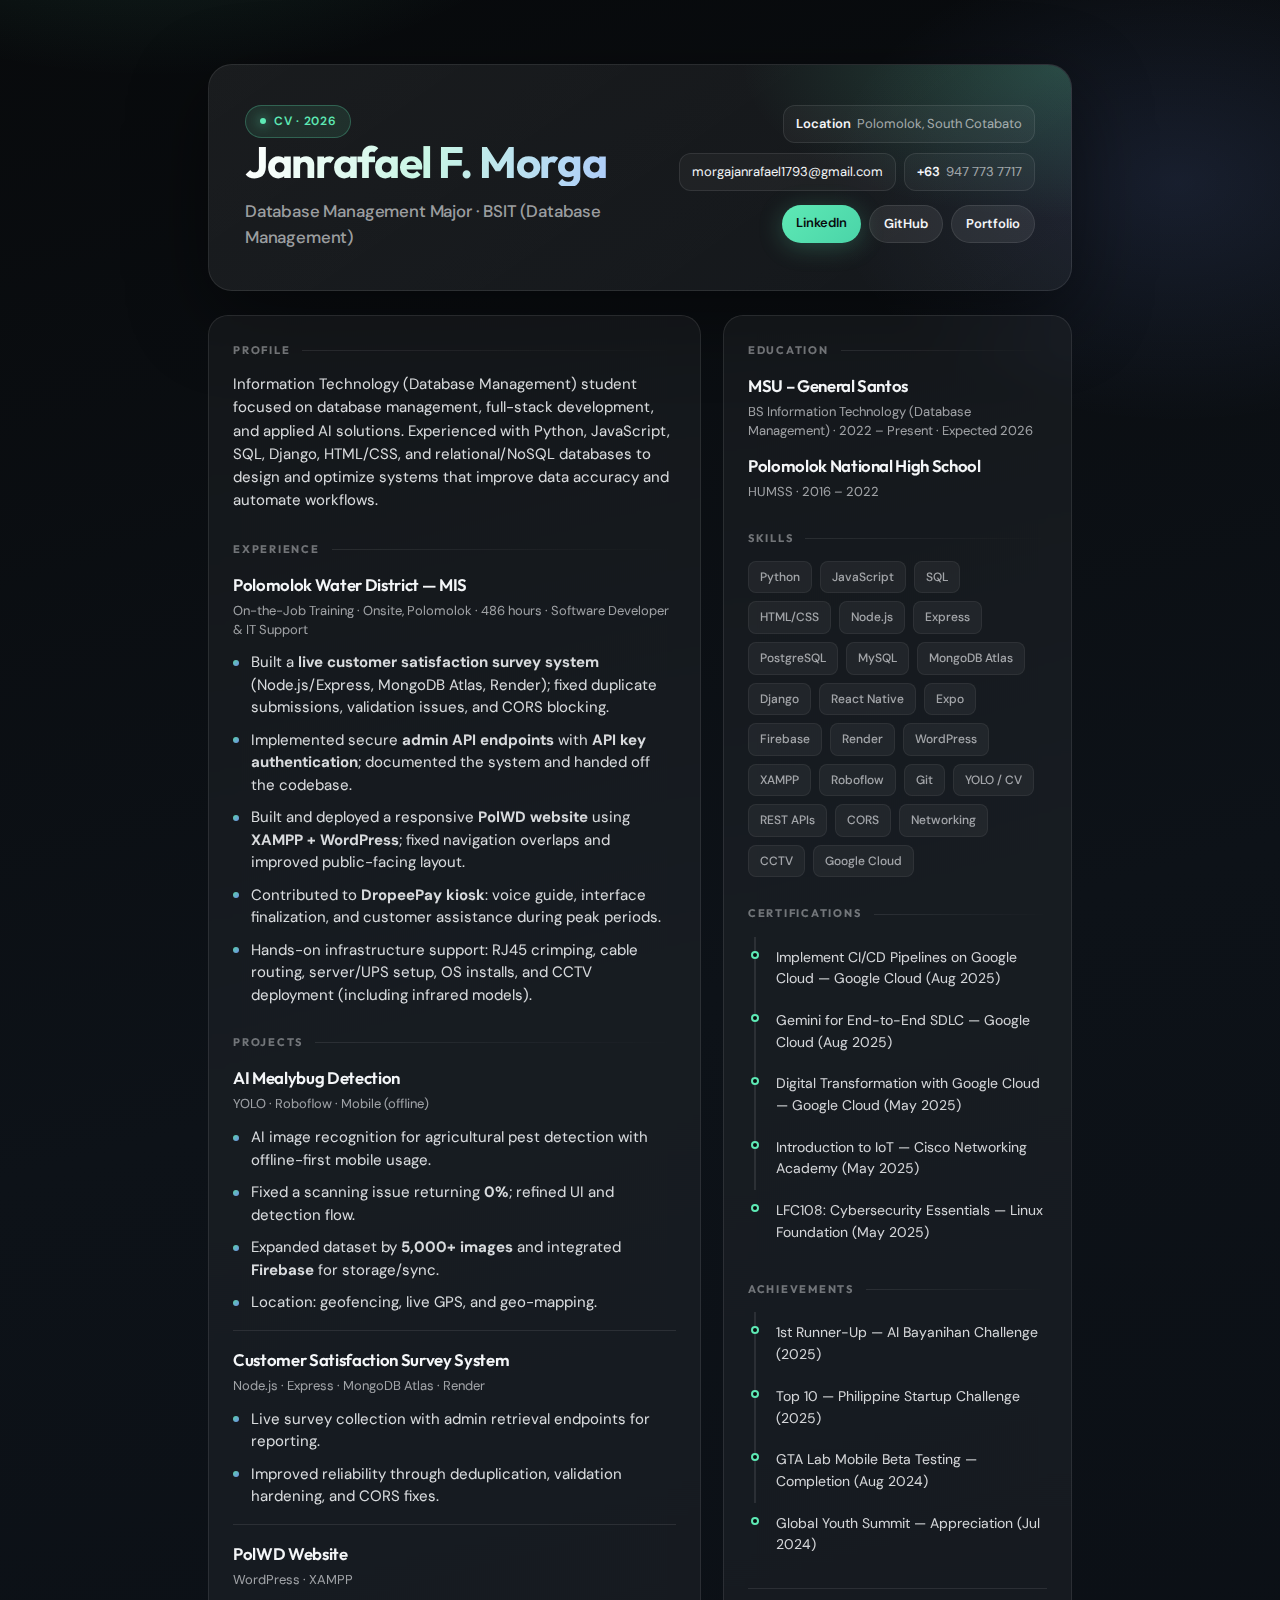
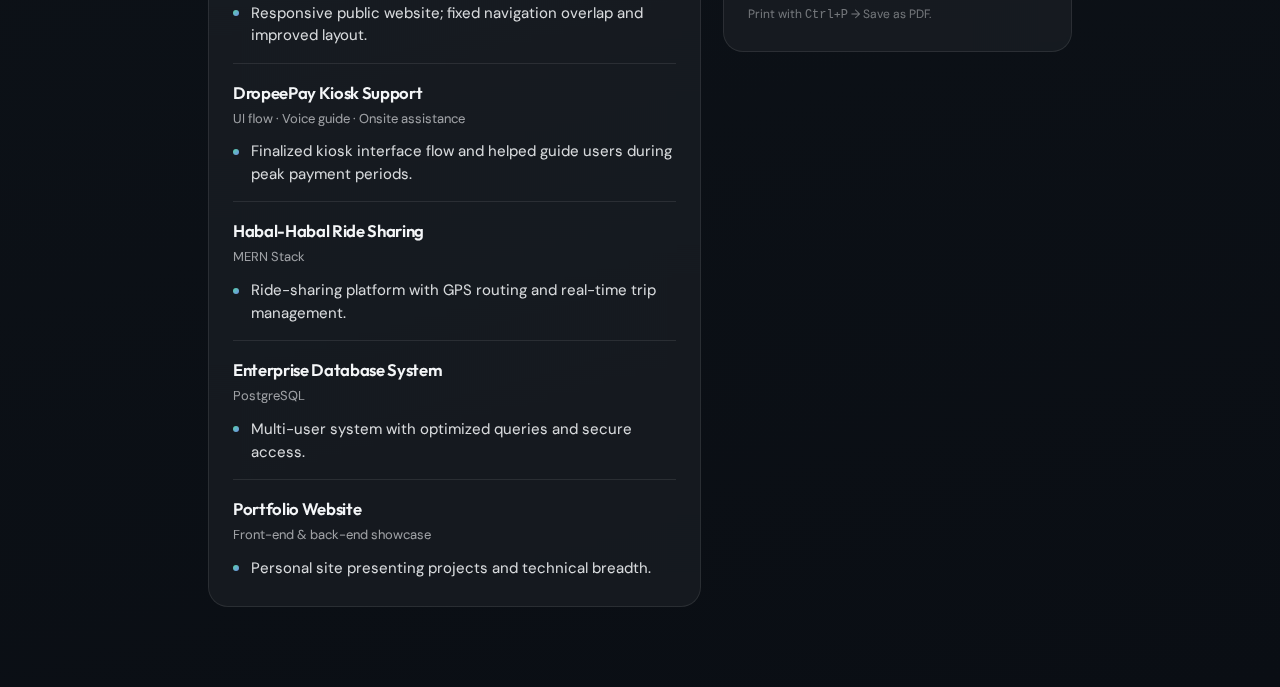
<file: cv.html>
<!doctype html>
<html lang="en">
  <head>
    <meta charset="UTF-8" />
    <meta name="viewport" content="width=device-width, initial-scale=1.0" />
    <title>Janrafael F. Morga — CV</title>
    <link rel="preconnect" href="https://fonts.googleapis.com" />
    <link rel="preconnect" href="https://fonts.gstatic.com" crossorigin />
    <link
      href="https://fonts.googleapis.com/css2?family=DM+Sans:ital,opsz,wght@0,9..40,400;0,9..40,500;0,9..40,600;0,9..40,700&family=Outfit:wght@500;600;700&display=swap"
      rel="stylesheet"
    />
    <style>
      :root {
        --bg0: #080a0c;
        --bg1: #0d1218;
        --surface: rgba(255, 255, 255, 0.045);
        --surface2: rgba(255, 255, 255, 0.07);
        --border: rgba(255, 255, 255, 0.09);
        --text: #f4f6f8;
        --muted: rgba(244, 246, 248, 0.62);
        --faint: rgba(244, 246, 248, 0.42);
        --accent: #5ee9b5;
        --accent-dim: rgba(94, 233, 181, 0.22);
        --accent2: #7c9cff;
        --radius: 20px;
        --radius-sm: 12px;
        --shadow: 0 24px 80px rgba(0, 0, 0, 0.45);
        --font-body: "DM Sans", ui-sans-serif, system-ui, sans-serif;
        --font-display: "Outfit", var(--font-body);
      }

      *,
      *::before,
      *::after {
        box-sizing: border-box;
      }

      html {
        scroll-behavior: smooth;
      }

      body {
        margin: 0;
        min-height: 100vh;
        font-family: var(--font-body);
        font-size: 15px;
        line-height: 1.55;
        color: var(--text);
        background-color: var(--bg0);
        background-image:
          radial-gradient(ellipse 900px 520px at 12% -8%, rgba(94, 233, 181, 0.16), transparent 50%),
          radial-gradient(ellipse 700px 480px at 92% 8%, rgba(124, 156, 255, 0.12), transparent 50%),
          linear-gradient(165deg, var(--bg0) 0%, var(--bg1) 45%, #0a0e14 100%);
        -webkit-font-smoothing: antialiased;
      }

      a {
        color: var(--accent);
        text-decoration: none;
        transition: color 0.15s ease, opacity 0.15s ease;
      }

      a:hover {
        color: #8ff5d0;
      }

      .wrap {
        max-width: 920px;
        margin: 0 auto;
        padding: clamp(32px, 6vw, 64px) clamp(18px, 4vw, 28px) 80px;
      }

      /* Hero */
      .hero {
        position: relative;
        padding: clamp(28px, 4vw, 40px) clamp(24px, 4vw, 36px);
        border-radius: calc(var(--radius) + 4px);
        background: linear-gradient(145deg, var(--surface2) 0%, var(--surface) 100%);
        border: 1px solid var(--border);
        box-shadow: var(--shadow);
        overflow: hidden;
      }

      .hero::before {
        content: "";
        position: absolute;
        inset: 0;
        background: radial-gradient(600px 280px at 100% 0%, var(--accent-dim), transparent 55%);
        pointer-events: none;
      }

      .hero-inner {
        position: relative;
        display: grid;
        gap: 20px;
      }

      @media (min-width: 640px) {
        .hero-inner {
          grid-template-columns: 1fr auto;
          align-items: start;
          gap: 28px;
        }
      }

      .name {
        font-family: var(--font-display);
        font-size: clamp(2rem, 5vw, 2.75rem);
        font-weight: 700;
        letter-spacing: -0.03em;
        line-height: 1.1;
        margin: 0 0 8px;
        background: linear-gradient(105deg, #fff 0%, #c8f5e4 45%, #a8c4ff 100%);
        -webkit-background-clip: text;
        background-clip: text;
        color: transparent;
      }

      .role-badge {
        display: inline-flex;
        align-items: center;
        gap: 8px;
        padding: 6px 14px;
        border-radius: 999px;
        font-size: 12px;
        font-weight: 600;
        letter-spacing: 0.06em;
        text-transform: uppercase;
        color: var(--accent);
        background: rgba(94, 233, 181, 0.1);
        border: 1px solid rgba(94, 233, 181, 0.28);
      }

      .role-badge::before {
        content: "";
        width: 6px;
        height: 6px;
        border-radius: 50%;
        background: var(--accent);
        box-shadow: 0 0 12px var(--accent);
      }

      .headline {
        margin: 12px 0 0;
        font-size: 1.05rem;
        font-weight: 500;
        color: var(--muted);
        letter-spacing: -0.01em;
        max-width: 42ch;
      }

      .contact {
        display: flex;
        flex-direction: column;
        gap: 10px;
        min-width: 0;
      }

      @media (min-width: 640px) {
        .contact {
          align-items: flex-end;
          text-align: right;
        }
      }

      .contact-row {
        display: flex;
        flex-wrap: wrap;
        gap: 8px;
        justify-content: flex-end;
      }

      .chip {
        display: inline-flex;
        align-items: center;
        gap: 6px;
        padding: 8px 12px;
        border-radius: var(--radius-sm);
        font-size: 13px;
        color: var(--muted);
        background: rgba(255, 255, 255, 0.04);
        border: 1px solid var(--border);
      }

      .chip strong {
        color: var(--text);
        font-weight: 600;
      }

      .chip a {
        color: var(--text);
      }

      .chip a:hover {
        color: var(--accent);
      }

      .links {
        display: flex;
        flex-wrap: wrap;
        gap: 8px;
        margin-top: 4px;
        justify-content: flex-end;
      }

      .link-pill {
        padding: 8px 14px;
        border-radius: 999px;
        font-size: 13px;
        font-weight: 600;
        color: var(--bg0);
        background: linear-gradient(135deg, var(--accent) 0%, #4ad4a8 100%);
        border: none;
        box-shadow: 0 4px 24px rgba(94, 233, 181, 0.25);
      }

      .link-pill:hover {
        color: var(--bg0);
        filter: brightness(1.06);
      }

      .link-pill--ghost {
        color: var(--text);
        background: rgba(255, 255, 255, 0.08);
        border: 1px solid var(--border);
        box-shadow: none;
      }

      .link-pill--ghost:hover {
        background: rgba(255, 255, 255, 0.12);
        color: var(--accent);
      }

      /* Layout */
      .grid {
        display: grid;
        grid-template-columns: 1.2fr 0.85fr;
        gap: 22px;
        margin-top: 24px;
        align-items: start;
      }

      @media (max-width: 860px) {
        .grid {
          grid-template-columns: 1fr;
        }
      }

      .panel {
        border-radius: var(--radius);
        padding: 26px 24px;
        background: var(--surface);
        border: 1px solid var(--border);
        backdrop-filter: blur(12px);
      }

      .panel--sticky {
        position: sticky;
        top: 20px;
      }

      @media (max-width: 860px) {
        .panel--sticky {
          position: static;
        }
      }

      .section {
        margin-top: 28px;
      }

      .section:first-child {
        margin-top: 0;
      }

      h2.section-title {
        margin: 0 0 14px;
        font-family: var(--font-display);
        font-size: 11px;
        font-weight: 700;
        letter-spacing: 0.16em;
        text-transform: uppercase;
        color: var(--faint);
        display: flex;
        align-items: center;
        gap: 12px;
      }

      h2.section-title::after {
        content: "";
        flex: 1;
        height: 1px;
        background: linear-gradient(90deg, var(--border), transparent);
        min-width: 40px;
      }

      h3 {
        font-family: var(--font-display);
        font-size: 1.05rem;
        font-weight: 600;
        letter-spacing: -0.02em;
        margin: 0 0 4px;
        color: var(--text);
      }

      .sub {
        margin: 0 0 12px;
        font-size: 13px;
        color: var(--muted);
        line-height: 1.45;
      }

      p {
        margin: 0 0 12px;
        color: rgba(244, 246, 248, 0.88);
      }

      p:last-child {
        margin-bottom: 0;
      }

      .list {
        margin: 0;
        padding: 0;
        list-style: none;
      }

      .list li {
        position: relative;
        margin: 0 0 10px;
        padding-left: 18px;
        color: rgba(244, 246, 248, 0.88);
        line-height: 1.5;
      }

      .list li::before {
        content: "";
        position: absolute;
        left: 0;
        top: 0.55em;
        width: 6px;
        height: 6px;
        border-radius: 50%;
        background: linear-gradient(135deg, var(--accent), var(--accent2));
        opacity: 0.9;
      }

      .list li:last-child {
        margin-bottom: 0;
      }

      .project-block {
        padding: 16px 0;
        border-bottom: 1px solid var(--border);
      }

      .project-block:first-of-type {
        padding-top: 0;
      }

      .project-block:last-of-type {
        border-bottom: none;
        padding-bottom: 0;
      }

      .kv {
        display: flex;
        flex-wrap: wrap;
        gap: 8px;
        margin-top: 4px;
      }

      .tag {
        padding: 6px 11px;
        border-radius: 8px;
        font-size: 12px;
        font-weight: 500;
        color: var(--muted);
        background: rgba(255, 255, 255, 0.05);
        border: 1px solid rgba(255, 255, 255, 0.06);
      }

      .cert-list,
      .achieve-list {
        margin: 0;
        padding: 0;
        list-style: none;
      }

      .cert-list li,
      .achieve-list li {
        position: relative;
        padding: 10px 0 10px 20px;
        border-left: 2px solid var(--border);
        margin-left: 6px;
        font-size: 14px;
        color: rgba(244, 246, 248, 0.86);
      }

      .cert-list li::before,
      .achieve-list li::before {
        content: "";
        position: absolute;
        left: -5px;
        top: 14px;
        width: 8px;
        height: 8px;
        border-radius: 50%;
        background: var(--bg0);
        border: 2px solid var(--accent);
      }

      .cert-list li:last-child,
      .achieve-list li:last-child {
        border-left-color: transparent;
      }

      .foot {
        margin-top: 22px;
        padding-top: 16px;
        border-top: 1px solid var(--border);
        font-size: 12px;
        color: var(--faint);
      }

      @media print {
        body {
          background: #fff;
          color: #111;
          font-size: 11pt;
        }

        .hero {
          box-shadow: none;
          border: 1px solid #e5e5e5;
          background: #fafafa;
        }

        .name {
          background: none;
          -webkit-background-clip: unset;
          background-clip: unset;
          color: #111;
        }

        .role-badge {
          color: #0d6b4a;
          border-color: #b8e5d4;
          background: #ecfdf5;
        }

        .role-badge::before {
          box-shadow: none;
        }

        .headline,
        .sub,
        .chip,
        .foot {
          color: #444;
        }

        .chip {
          border-color: #e5e5e5;
          background: #fff;
        }

        .chip a {
          color: #111;
        }

        .link-pill,
        .link-pill--ghost {
          background: #111 !important;
          color: #fff !important;
          border: none !important;
          box-shadow: none !important;
        }

        a {
          color: #0a6b4d;
        }

        .panel {
          border-color: #e5e5e5;
          background: #fff;
        }

        h2.section-title {
          color: #666;
        }

        h2.section-title::after {
          background: #e5e5e5;
        }

        h3 {
          color: #111;
        }

        p,
        .list li,
        .cert-list li,
        .achieve-list li {
          color: #222;
        }

        .tag {
          border-color: #eee;
          background: #f7f7f7;
          color: #444;
        }

        .project-block {
          border-color: #eee;
        }

        .wrap {
          padding: 0;
          max-width: 100%;
        }

        .grid {
          gap: 16px;
        }
      }
    </style>
  </head>
  <body>
    <div class="wrap">
      <header class="hero">
        <div class="hero-inner">
          <div>
            <span class="role-badge">CV · 2026</span>
            <h1 class="name">Janrafael F. Morga</h1>
            <p class="headline">Database Management Major · BSIT (Database Management)</p>
          </div>
          <div class="contact">
            <div class="contact-row">
              <span class="chip"><strong>Location</strong> Polomolok, South Cotabato</span>
            </div>
            <div class="contact-row">
              <span class="chip"><a href="mailto:morgajanrafael1793@gmail.com">morgajanrafael1793@gmail.com</a></span>
              <span class="chip"><strong>+63</strong> 947 773 7717</span>
            </div>
            <div class="links">
              <a class="link-pill" href="https://linkedin.com/in/janrafael-morga" target="_blank" rel="noreferrer">LinkedIn</a>
              <a class="link-pill link-pill--ghost" href="https://github.com/Psych0p0mp565" target="_blank" rel="noreferrer">GitHub</a>
              <a class="link-pill link-pill--ghost" href="portfolio-main/index.html" target="_blank" rel="noreferrer">Portfolio</a>
            </div>
          </div>
        </div>
      </header>

      <div class="grid">
        <main class="panel">
          <section class="section">
            <h2 class="section-title">Profile</h2>
            <p>
              Information Technology (Database Management) student focused on database management, full-stack development,
              and applied AI solutions. Experienced with Python, JavaScript, SQL, Django, HTML/CSS, and relational/NoSQL
              databases to design and optimize systems that improve data accuracy and automate workflows.
            </p>
          </section>

          <section class="section">
            <h2 class="section-title">Experience</h2>
            <h3>Polomolok Water District — MIS</h3>
            <p class="sub">On-the-Job Training · Onsite, Polomolok · 486 hours · Software Developer &amp; IT Support</p>
            <ul class="list">
              <li>
                Built a <strong>live customer satisfaction survey system</strong> (Node.js/Express, MongoDB Atlas, Render);
                fixed duplicate submissions, validation issues, and CORS blocking.
              </li>
              <li>
                Implemented secure <strong>admin API endpoints</strong> with <strong>API key authentication</strong>; documented the
                system and handed off the codebase.
              </li>
              <li>
                Built and deployed a responsive <strong>PolWD website</strong> using <strong>XAMPP + WordPress</strong>; fixed
                navigation overlaps and improved public-facing layout.
              </li>
              <li>
                Contributed to <strong>DropeePay kiosk</strong>: voice guide, interface finalization, and customer assistance
                during peak periods.
              </li>
              <li>
                Hands-on infrastructure support: RJ45 crimping, cable routing, server/UPS setup, OS installs, and CCTV
                deployment (including infrared models).
              </li>
            </ul>
          </section>

          <section class="section">
            <h2 class="section-title">Projects</h2>
            <div class="project-block">
              <h3>AI Mealybug Detection</h3>
              <p class="sub">YOLO · Roboflow · Mobile (offline)</p>
              <ul class="list">
                <li>AI image recognition for agricultural pest detection with offline-first mobile usage.</li>
                <li>Fixed a scanning issue returning <strong>0%</strong>; refined UI and detection flow.</li>
                <li>Expanded dataset by <strong>5,000+ images</strong> and integrated <strong>Firebase</strong> for storage/sync.</li>
                <li>Location: geofencing, live GPS, and geo-mapping.</li>
              </ul>
            </div>
            <div class="project-block">
              <h3>Customer Satisfaction Survey System</h3>
              <p class="sub">Node.js · Express · MongoDB Atlas · Render</p>
              <ul class="list">
                <li>Live survey collection with admin retrieval endpoints for reporting.</li>
                <li>Improved reliability through deduplication, validation hardening, and CORS fixes.</li>
              </ul>
            </div>
            <div class="project-block">
              <h3>PolWD Website</h3>
              <p class="sub">WordPress · XAMPP</p>
              <ul class="list">
                <li>Responsive public website; fixed navigation overlap and improved layout.</li>
              </ul>
            </div>
            <div class="project-block">
              <h3>DropeePay Kiosk Support</h3>
              <p class="sub">UI flow · Voice guide · Onsite assistance</p>
              <ul class="list">
                <li>Finalized kiosk interface flow and helped guide users during peak payment periods.</li>
              </ul>
            </div>
            <div class="project-block">
              <h3>Habal-Habal Ride Sharing</h3>
              <p class="sub">MERN Stack</p>
              <ul class="list">
                <li>Ride-sharing platform with GPS routing and real-time trip management.</li>
              </ul>
            </div>
            <div class="project-block">
              <h3>Enterprise Database System</h3>
              <p class="sub">PostgreSQL</p>
              <ul class="list">
                <li>Multi-user system with optimized queries and secure access.</li>
              </ul>
            </div>
            <div class="project-block">
              <h3>Portfolio Website</h3>
              <p class="sub">Front-end &amp; back-end showcase</p>
              <ul class="list">
                <li>Personal site presenting projects and technical breadth.</li>
              </ul>
            </div>
          </section>
        </main>

        <aside class="panel panel--sticky">
          <section class="section">
            <h2 class="section-title">Education</h2>
            <h3>MSU – General Santos</h3>
            <p class="sub">BS Information Technology (Database Management) · 2022 – Present · Expected 2026</p>
            <h3>Polomolok National High School</h3>
            <p class="sub">HUMSS · 2016 – 2022</p>
          </section>

          <section class="section">
            <h2 class="section-title">Skills</h2>
            <div class="kv">
              <span class="tag">Python</span>
              <span class="tag">JavaScript</span>
              <span class="tag">SQL</span>
              <span class="tag">HTML/CSS</span>
              <span class="tag">Node.js</span>
              <span class="tag">Express</span>
              <span class="tag">PostgreSQL</span>
              <span class="tag">MySQL</span>
              <span class="tag">MongoDB Atlas</span>
              <span class="tag">Django</span>
              <span class="tag">React Native</span>
              <span class="tag">Expo</span>
              <span class="tag">Firebase</span>
              <span class="tag">Render</span>
              <span class="tag">WordPress</span>
              <span class="tag">XAMPP</span>
              <span class="tag">Roboflow</span>
              <span class="tag">Git</span>
              <span class="tag">YOLO / CV</span>
              <span class="tag">REST APIs</span>
              <span class="tag">CORS</span>
              <span class="tag">Networking</span>
              <span class="tag">CCTV</span>
              <span class="tag">Google Cloud</span>
            </div>
          </section>

          <section class="section">
            <h2 class="section-title">Certifications</h2>
            <ul class="cert-list">
              <li>Implement CI/CD Pipelines on Google Cloud — Google Cloud (Aug 2025)</li>
              <li>Gemini for End-to-End SDLC — Google Cloud (Aug 2025)</li>
              <li>Digital Transformation with Google Cloud — Google Cloud (May 2025)</li>
              <li>Introduction to IoT — Cisco Networking Academy (May 2025)</li>
              <li>LFC108: Cybersecurity Essentials — Linux Foundation (May 2025)</li>
            </ul>
          </section>

          <section class="section">
            <h2 class="section-title">Achievements</h2>
            <ul class="achieve-list">
              <li>1st Runner-Up — AI Bayanihan Challenge (2025)</li>
              <li>Top 10 — Philippine Startup Challenge (2025)</li>
              <li>GTA Lab Mobile Beta Testing — Completion (Aug 2024)</li>
              <li>Global Youth Summit — Appreciation (Jul 2024)</li>
            </ul>
          </section>

          <p class="foot">Print with <kbd>Ctrl</kbd>+<kbd>P</kbd> → Save as PDF.</p>
        </aside>
      </div>
    </div>
  </body>
</html>
</file>
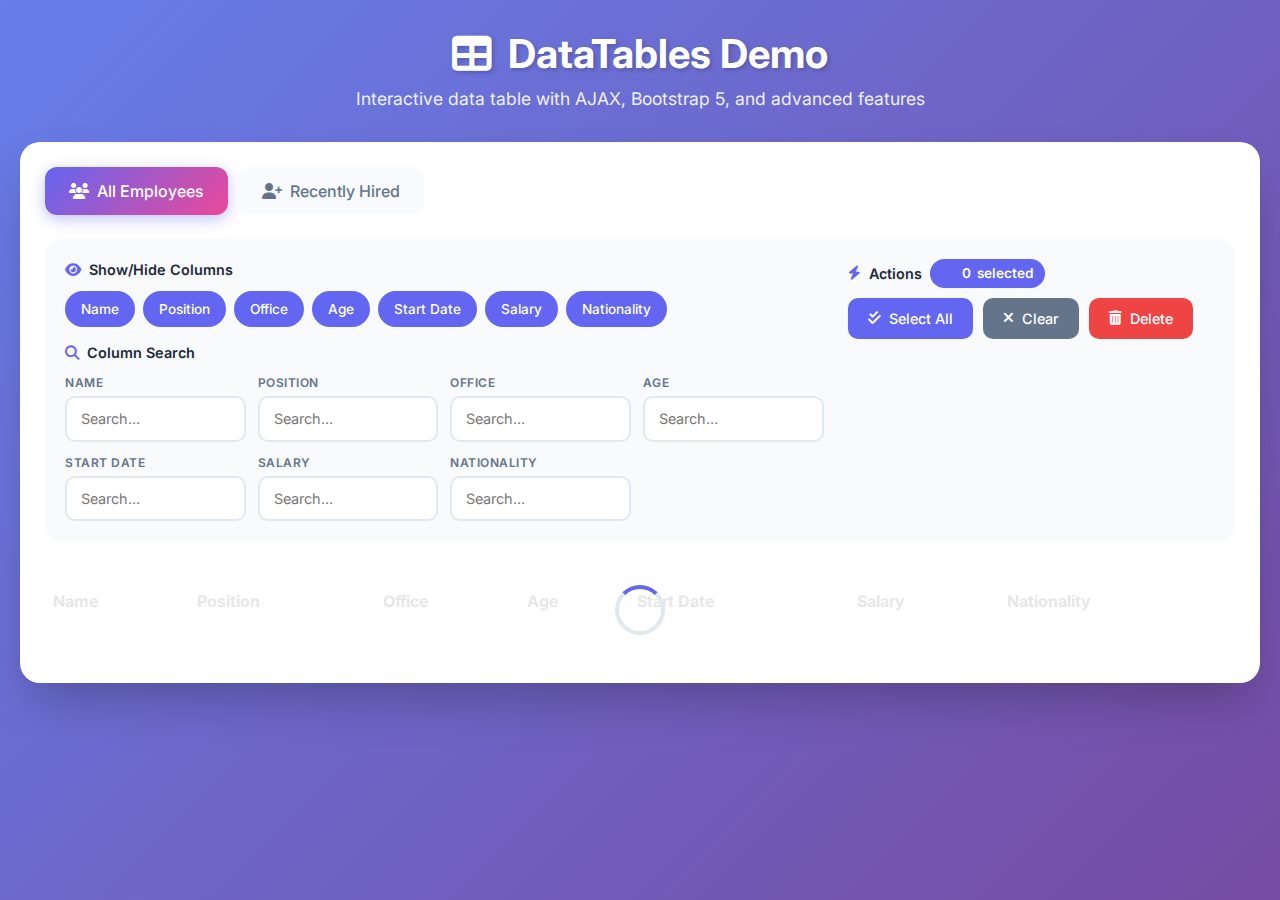
<file: datatables.html>
<!DOCTYPE html>
<html lang="en">
<head>
    <meta charset="UTF-8">
    <meta name="viewport" content="width=device-width, initial-scale=1.0">
    <title>DataTables Demo - Janrafael F. Morga</title>
    
    <!-- Bootstrap 5 CSS -->
    <link href="https://cdn.jsdelivr.net/npm/bootstrap@5.3.2/dist/css/bootstrap.min.css" rel="stylesheet">
    
    <!-- DataTables CSS -->
    <link rel="stylesheet" href="https://cdn.datatables.net/1.13.7/css/dataTables.bootstrap5.min.css">
    <link rel="stylesheet" href="https://cdn.datatables.net/select/1.7.0/css/select.bootstrap5.min.css">
    <link rel="stylesheet" href="https://cdn.datatables.net/buttons/2.4.2/css/buttons.bootstrap5.min.css">
    
    <!-- Font Awesome -->
    <link rel="stylesheet" href="https://cdnjs.cloudflare.com/ajax/libs/font-awesome/6.5.1/css/all.min.css">
    
    <!-- Google Fonts -->
    <link href="https://fonts.googleapis.com/css2?family=Inter:wght@300;400;500;600;700&display=swap" rel="stylesheet">
    
    <style>
        :root {
            --primary: #6366f1;
            --primary-dark: #4f46e5;
            --secondary: #ec4899;
            --success: #10b981;
            --danger: #ef4444;
            --warning: #f59e0b;
            --dark: #1e293b;
            --light: #f8fafc;
            --gray: #64748b;
        }
        
        * {
            font-family: 'Inter', sans-serif;
        }
        
        body {
            background: linear-gradient(135deg, #667eea 0%, #764ba2 100%);
            min-height: 100vh;
            padding: 30px 0;
        }
        
        .main-container {
            max-width: 1600px;
            margin: 0 auto;
            padding: 0 20px;
        }
        
        .page-header {
            text-align: center;
            margin-bottom: 30px;
            color: white;
        }
        
        .page-header h1 {
            font-weight: 700;
            font-size: 2.5rem;
            text-shadow: 2px 2px 4px rgba(0,0,0,0.2);
        }
        
        .page-header p {
            opacity: 0.9;
            font-size: 1.1rem;
        }
        
        .card {
            border: none;
            border-radius: 20px;
            box-shadow: 0 25px 50px -12px rgba(0, 0, 0, 0.25);
            overflow: hidden;
            background: white;
        }
        
        .card-header {
            background: linear-gradient(135deg, var(--primary) 0%, var(--secondary) 100%);
            color: white;
            padding: 20px 25px;
            border: none;
        }
        
        .card-header h2 {
            font-weight: 600;
            margin: 0;
            font-size: 1.5rem;
        }
        
        .card-body {
            padding: 25px;
        }
        
        /* Tabs Styling */
        .nav-tabs {
            border: none;
            gap: 10px;
            margin-bottom: 25px;
        }
        
        .nav-tabs .nav-link {
            border: none;
            border-radius: 12px;
            padding: 12px 24px;
            font-weight: 500;
            color: var(--gray);
            background: var(--light);
            transition: all 0.3s ease;
        }
        
        .nav-tabs .nav-link:hover {
            background: #e2e8f0;
            color: var(--dark);
        }
        
        .nav-tabs .nav-link.active {
            background: linear-gradient(135deg, var(--primary) 0%, var(--secondary) 100%);
            color: white;
            box-shadow: 0 4px 15px rgba(99, 102, 241, 0.4);
        }
        
        /* Controls Panel */
        .controls-panel {
            background: var(--light);
            border-radius: 16px;
            padding: 20px;
            margin-bottom: 20px;
        }
        
        .controls-section {
            margin-bottom: 15px;
        }
        
        .controls-section:last-child {
            margin-bottom: 0;
        }
        
        .controls-label {
            font-weight: 600;
            color: var(--dark);
            margin-bottom: 10px;
            font-size: 0.9rem;
            display: flex;
            align-items: center;
            gap: 8px;
        }
        
        .controls-label i {
            color: var(--primary);
        }
        
        /* Column Toggle Buttons */
        .column-toggles {
            display: flex;
            flex-wrap: wrap;
            gap: 8px;
        }
        
        .column-toggle-btn {
            padding: 6px 14px;
            border-radius: 20px;
            font-size: 0.85rem;
            font-weight: 500;
            border: 2px solid var(--primary);
            background: white;
            color: var(--primary);
            cursor: pointer;
            transition: all 0.2s ease;
        }
        
        .column-toggle-btn.active {
            background: var(--primary);
            color: white;
        }
        
        .column-toggle-btn:hover {
            transform: translateY(-2px);
            box-shadow: 0 4px 12px rgba(99, 102, 241, 0.3);
        }
        
        /* Search Inputs */
        .search-inputs {
            display: grid;
            grid-template-columns: repeat(auto-fit, minmax(150px, 1fr));
            gap: 12px;
        }
        
        .search-input-group {
            position: relative;
        }
        
        .search-input-group label {
            font-size: 0.75rem;
            font-weight: 600;
            color: var(--gray);
            text-transform: uppercase;
            letter-spacing: 0.5px;
            margin-bottom: 4px;
            display: block;
        }
        
        .search-input-group input {
            width: 100%;
            padding: 10px 14px;
            border: 2px solid #e2e8f0;
            border-radius: 10px;
            font-size: 0.9rem;
            transition: all 0.2s ease;
        }
        
        .search-input-group input:focus {
            outline: none;
            border-color: var(--primary);
            box-shadow: 0 0 0 3px rgba(99, 102, 241, 0.1);
        }
        
        /* Action Buttons */
        .action-buttons {
            display: flex;
            gap: 10px;
            flex-wrap: wrap;
        }
        
        .btn-action {
            padding: 10px 20px;
            border-radius: 10px;
            font-weight: 500;
            font-size: 0.9rem;
            display: inline-flex;
            align-items: center;
            gap: 8px;
            transition: all 0.2s ease;
            border: none;
        }
        
        .btn-action:hover {
            transform: translateY(-2px);
        }
        
        .btn-select-all {
            background: var(--primary);
            color: white;
        }
        
        .btn-select-all:hover {
            background: var(--primary-dark);
            color: white;
            box-shadow: 0 4px 15px rgba(99, 102, 241, 0.4);
        }
        
        .btn-delete {
            background: var(--danger);
            color: white;
        }
        
        .btn-delete:hover {
            background: #dc2626;
            color: white;
            box-shadow: 0 4px 15px rgba(239, 68, 68, 0.4);
        }
        
        .btn-clear {
            background: var(--gray);
            color: white;
        }
        
        .btn-clear:hover {
            background: #475569;
            color: white;
        }
        
        /* Table Container */
        .table-container {
            position: relative;
            padding-top: 20px;
            padding-bottom: 20px;
        }
        
        /* DataTables Customization */
        .dataTables_wrapper {
            position: relative;
        }
        
        /* Bottom Controls Layout */
        .bottom-controls {
            padding-top: 30px;
            margin-top: 20px;
        }
        
        .bottom-left {
            display: flex;
            flex-direction: column;
            gap: 5px;
        }
        
        .bottom-right {
            display: flex;
            align-items: center;
        }
        
        table.dataTable {
            border-collapse: collapse !important;
            border-radius: 12px;
            overflow: hidden;
        }
        
        table.dataTable thead th {
            background: linear-gradient(135deg, var(--dark) 0%, #334155 100%);
            color: white;
            font-weight: 600;
            padding: 15px 12px;
            border: none !important;
            font-size: 0.9rem;
        }
        
        table.dataTable tbody tr {
            transition: all 0.2s ease;
        }
        
        table.dataTable tbody tr:hover {
            background: #f1f5f9 !important;
        }
        
        table.dataTable tbody tr.selected {
            background: rgba(99, 102, 241, 0.15) !important;
        }
        
        table.dataTable tbody tr.selected:hover {
            background: rgba(99, 102, 241, 0.25) !important;
        }
        
        table.dataTable tbody td {
            padding: 14px 12px;
            vertical-align: middle;
            border-bottom: 1px solid #e2e8f0;
        }
        
        /* Row checkbox */
        .row-checkbox {
            width: 18px;
            height: 18px;
            cursor: pointer;
            accent-color: var(--primary);
        }
        
        /* Pagination - Bottom Right */
        .dataTables_paginate {
            padding: 0 !important;
            margin: 0 !important;
        }
        
        .dataTables_paginate .pagination {
            margin: 0;
            gap: 5px;
            flex-wrap: wrap;
            justify-content: flex-end;
        }
        
        .dataTables_paginate .page-link {
            border: none;
            border-radius: 8px;
            padding: 8px 14px;
            color: var(--dark);
            font-weight: 500;
            background: var(--light);
        }
        
        .dataTables_paginate .page-item.active .page-link {
            background: linear-gradient(135deg, var(--primary) 0%, var(--secondary) 100%);
            color: white;
        }
        
        .dataTables_paginate .page-link:hover {
            background: #e2e8f0;
            color: var(--dark);
        }
        
        /* Length - Bottom Left */
        .dataTables_length {
            margin: 0;
        }
        
        .dataTables_length label {
            display: flex;
            align-items: center;
            gap: 10px;
            font-weight: 500;
            color: var(--dark);
            margin: 0;
        }
        
        .dataTables_length select {
            padding: 8px 12px;
            border: 2px solid #e2e8f0;
            border-radius: 8px;
            font-weight: 500;
        }
        
        /* Info - Bottom Left (below length) */
        .dataTables_info {
            font-size: 0.9rem;
            color: var(--gray);
            margin: 0;
            padding: 0;
        }
        
        /* Hide default search */
        .dataTables_filter {
            display: none !important;
        }
        
        /* Loading Spinner */
        .loading-overlay {
            position: absolute;
            top: 0;
            left: 0;
            right: 0;
            bottom: 0;
            background: rgba(255,255,255,0.9);
            display: flex;
            align-items: center;
            justify-content: center;
            z-index: 100;
            border-radius: 12px;
        }
        
        .spinner {
            width: 50px;
            height: 50px;
            border: 4px solid #e2e8f0;
            border-top-color: var(--primary);
            border-radius: 50%;
            animation: spin 1s linear infinite;
        }
        
        @keyframes spin {
            to { transform: rotate(360deg); }
        }
        
        /* Toast Notification */
        .toast-container {
            position: fixed;
            top: 20px;
            right: 20px;
            z-index: 9999;
        }
        
        .custom-toast {
            background: white;
            border-radius: 12px;
            padding: 16px 20px;
            box-shadow: 0 10px 40px rgba(0,0,0,0.2);
            display: flex;
            align-items: center;
            gap: 12px;
            margin-bottom: 10px;
            animation: slideIn 0.3s ease;
            max-width: 350px;
        }
        
        @keyframes slideIn {
            from {
                transform: translateX(100%);
                opacity: 0;
            }
            to {
                transform: translateX(0);
                opacity: 1;
            }
        }
        
        .toast-success { border-left: 4px solid var(--success); }
        .toast-error { border-left: 4px solid var(--danger); }
        .toast-warning { border-left: 4px solid var(--warning); }
        
        .toast-icon {
            font-size: 1.5rem;
        }
        
        .toast-success .toast-icon { color: var(--success); }
        .toast-error .toast-icon { color: var(--danger); }
        .toast-warning .toast-icon { color: var(--warning); }
        
        .toast-message {
            flex: 1;
            font-weight: 500;
            color: var(--dark);
        }
        
        /* Selected count badge */
        .selected-count {
            background: var(--primary);
            color: white;
            padding: 4px 12px;
            border-radius: 20px;
            font-size: 0.85rem;
            font-weight: 600;
            display: inline-flex;
            align-items: center;
            gap: 6px;
        }
        
        /* Responsive */
        @media (max-width: 768px) {
            .search-inputs {
                grid-template-columns: repeat(2, 1fr);
            }
            
            .column-toggles {
                justify-content: center;
            }
            
            .action-buttons {
                justify-content: center;
            }
        }
    </style>
</head>
<body>
    <!-- Toast Container -->
    <div class="toast-container" id="toastContainer"></div>
    
    <div class="main-container">
        <div class="page-header">
            <h1><i class="fas fa-table me-3"></i>DataTables Demo</h1>
            <p>Interactive data table with AJAX, Bootstrap 5, and advanced features</p>
        </div>
        
        <div class="card">
            <div class="card-body">
                <!-- Nav Tabs -->
                <ul class="nav nav-tabs" id="tableTabs" role="tablist">
                    <li class="nav-item" role="presentation">
                        <button class="nav-link active" id="table1-tab" data-bs-toggle="tab" data-bs-target="#table1" type="button" role="tab">
                            <i class="fas fa-users me-2"></i>All Employees
                        </button>
                    </li>
                    <li class="nav-item" role="presentation">
                        <button class="nav-link" id="table2-tab" data-bs-toggle="tab" data-bs-target="#table2" type="button" role="tab">
                            <i class="fas fa-user-plus me-2"></i>Recently Hired
                        </button>
                    </li>
                </ul>
                
                <!-- Tab Content -->
                <div class="tab-content" id="tableTabsContent">
                    <!-- Table 1 -->
                    <div class="tab-pane fade show active" id="table1" role="tabpanel">
                        <!-- Controls Panel -->
                        <div class="controls-panel">
                            <div class="row">
                                <div class="col-lg-8">
                                    <!-- Column Visibility -->
                                    <div class="controls-section">
                                        <div class="controls-label">
                                            <i class="fas fa-eye"></i> Show/Hide Columns
                                        </div>
                                        <div class="column-toggles" id="columnToggles1">
                                            <button class="column-toggle-btn active" data-column="0">Name</button>
                                            <button class="column-toggle-btn active" data-column="1">Position</button>
                                            <button class="column-toggle-btn active" data-column="2">Office</button>
                                            <button class="column-toggle-btn active" data-column="3">Age</button>
                                            <button class="column-toggle-btn active" data-column="4">Start Date</button>
                                            <button class="column-toggle-btn active" data-column="5">Salary</button>
                                            <button class="column-toggle-btn active" data-column="6">Nationality</button>
                                        </div>
                                    </div>
                                    
                                    <!-- Column Search -->
                                    <div class="controls-section">
                                        <div class="controls-label">
                                            <i class="fas fa-search"></i> Column Search
                                        </div>
                                        <div class="search-inputs" id="searchInputs1">
                                            <div class="search-input-group">
                                                <label>Name</label>
                                                <input type="text" data-column="0" placeholder="Search...">
                                            </div>
                                            <div class="search-input-group">
                                                <label>Position</label>
                                                <input type="text" data-column="1" placeholder="Search...">
                                            </div>
                                            <div class="search-input-group">
                                                <label>Office</label>
                                                <input type="text" data-column="2" placeholder="Search...">
                                            </div>
                                            <div class="search-input-group">
                                                <label>Age</label>
                                                <input type="text" data-column="3" placeholder="Search...">
                                            </div>
                                            <div class="search-input-group">
                                                <label>Start Date</label>
                                                <input type="text" data-column="4" placeholder="Search...">
                                            </div>
                                            <div class="search-input-group">
                                                <label>Salary</label>
                                                <input type="text" data-column="5" placeholder="Search...">
                                            </div>
                                            <div class="search-input-group">
                                                <label>Nationality</label>
                                                <input type="text" data-column="6" placeholder="Search...">
                                            </div>
                                        </div>
                                    </div>
                                </div>
                                
                                <div class="col-lg-4">
                                    <!-- Actions -->
                                    <div class="controls-section">
                                        <div class="controls-label">
                                            <i class="fas fa-bolt"></i> Actions
                                            <span class="selected-count" id="selectedCount1">
                                                <i class="fas fa-check-circle"></i> <span>0</span> selected
                                            </span>
                                        </div>
                                        <div class="action-buttons">
                                            <button class="btn btn-action btn-select-all" id="selectAll1">
                                                <i class="fas fa-check-double"></i> Select All
                                            </button>
                                            <button class="btn btn-action btn-clear" id="clearSelection1">
                                                <i class="fas fa-times"></i> Clear
                                            </button>
                                            <button class="btn btn-action btn-delete" id="deleteSelected1">
                                                <i class="fas fa-trash-alt"></i> Delete
                                            </button>
                                        </div>
                                    </div>
                                </div>
                            </div>
                        </div>
                        
                        <!-- Table -->
                        <div class="table-container" id="tableContainer1">
                            <div class="loading-overlay" id="loading1">
                                <div class="spinner"></div>
                            </div>
                            <table id="dataTable1" class="table table-striped" style="width:100%">
                                <thead>
                                    <tr>
                                        <th>Name</th>
                                        <th>Position</th>
                                        <th>Office</th>
                                        <th>Age</th>
                                        <th>Start Date</th>
                                        <th>Salary</th>
                                        <th>Nationality</th>
                                    </tr>
                                </thead>
                                <tbody></tbody>
                            </table>
                        </div>
                    </div>
                    
                    <!-- Table 2 -->
                    <div class="tab-pane fade" id="table2" role="tabpanel">
                        <!-- Controls Panel -->
                        <div class="controls-panel">
                            <div class="row">
                                <div class="col-lg-8">
                                    <!-- Column Visibility -->
                                    <div class="controls-section">
                                        <div class="controls-label">
                                            <i class="fas fa-eye"></i> Show/Hide Columns
                                        </div>
                                        <div class="column-toggles" id="columnToggles2">
                                            <button class="column-toggle-btn active" data-column="0">Name</button>
                                            <button class="column-toggle-btn active" data-column="1">Position</button>
                                            <button class="column-toggle-btn active" data-column="2">Office</button>
                                            <button class="column-toggle-btn active" data-column="3">Age</button>
                                            <button class="column-toggle-btn active" data-column="4">Start Date</button>
                                            <button class="column-toggle-btn active" data-column="5">Salary</button>
                                            <button class="column-toggle-btn active" data-column="6">Nationality</button>
                                        </div>
                                    </div>
                                    
                                    <!-- Column Search -->
                                    <div class="controls-section">
                                        <div class="controls-label">
                                            <i class="fas fa-search"></i> Column Search
                                        </div>
                                        <div class="search-inputs" id="searchInputs2">
                                            <div class="search-input-group">
                                                <label>Name</label>
                                                <input type="text" data-column="0" placeholder="Search...">
                                            </div>
                                            <div class="search-input-group">
                                                <label>Position</label>
                                                <input type="text" data-column="1" placeholder="Search...">
                                            </div>
                                            <div class="search-input-group">
                                                <label>Office</label>
                                                <input type="text" data-column="2" placeholder="Search...">
                                            </div>
                                            <div class="search-input-group">
                                                <label>Age</label>
                                                <input type="text" data-column="3" placeholder="Search...">
                                            </div>
                                            <div class="search-input-group">
                                                <label>Start Date</label>
                                                <input type="text" data-column="4" placeholder="Search...">
                                            </div>
                                            <div class="search-input-group">
                                                <label>Salary</label>
                                                <input type="text" data-column="5" placeholder="Search...">
                                            </div>
                                            <div class="search-input-group">
                                                <label>Nationality</label>
                                                <input type="text" data-column="6" placeholder="Search...">
                                            </div>
                                        </div>
                                    </div>
                                </div>
                                
                                <div class="col-lg-4">
                                    <!-- Actions -->
                                    <div class="controls-section">
                                        <div class="controls-label">
                                            <i class="fas fa-bolt"></i> Actions
                                            <span class="selected-count" id="selectedCount2">
                                                <i class="fas fa-check-circle"></i> <span>0</span> selected
                                            </span>
                                        </div>
                                        <div class="action-buttons">
                                            <button class="btn btn-action btn-select-all" id="selectAll2">
                                                <i class="fas fa-check-double"></i> Select All
                                            </button>
                                            <button class="btn btn-action btn-clear" id="clearSelection2">
                                                <i class="fas fa-times"></i> Clear
                                            </button>
                                            <button class="btn btn-action btn-delete" id="deleteSelected2">
                                                <i class="fas fa-trash-alt"></i> Delete
                                            </button>
                                        </div>
                                    </div>
                                </div>
                            </div>
                        </div>
                        
                        <!-- Table -->
                        <div class="table-container" id="tableContainer2">
                            <div class="loading-overlay" id="loading2">
                                <div class="spinner"></div>
                            </div>
                            <table id="dataTable2" class="table table-striped" style="width:100%">
                                <thead>
                                    <tr>
                                        <th>Name</th>
                                        <th>Position</th>
                                        <th>Office</th>
                                        <th>Age</th>
                                        <th>Start Date</th>
                                        <th>Salary</th>
                                        <th>Nationality</th>
                                    </tr>
                                </thead>
                                <tbody></tbody>
                            </table>
                        </div>
                    </div>
                </div>
            </div>
        </div>
    </div>

    <!-- jQuery -->
    <script src="https://code.jquery.com/jquery-3.7.1.min.js"></script>
    
    <!-- Bootstrap 5 JS -->
    <script src="https://cdn.jsdelivr.net/npm/bootstrap@5.3.2/dist/js/bootstrap.bundle.min.js"></script>
    
    <!-- DataTables JS -->
    <script src="https://cdn.datatables.net/1.13.7/js/jquery.dataTables.min.js"></script>
    <script src="https://cdn.datatables.net/1.13.7/js/dataTables.bootstrap5.min.js"></script>
    <script src="https://cdn.datatables.net/select/1.7.0/js/dataTables.select.min.js"></script>
    
    <script>
        // AJAX Data Source URL - loads from local JSON file
        const AJAX_URL = 'data/employees.json';
        
        // Toast notification function
        function showToast(message, type = 'success') {
            const icons = {
                success: 'fa-check-circle',
                error: 'fa-times-circle',
                warning: 'fa-exclamation-circle'
            };
            
            const toast = $(`
                <div class="custom-toast toast-${type}">
                    <i class="fas ${icons[type]} toast-icon"></i>
                    <span class="toast-message">${message}</span>
                </div>
            `);
            
            $('#toastContainer').append(toast);
            
            setTimeout(() => {
                toast.css('animation', 'slideIn 0.3s ease reverse');
                setTimeout(() => toast.remove(), 300);
            }, 3000);
        }
        
        // Update selected count
        function updateSelectedCount(table, countId) {
            const count = table.rows({ selected: true }).count();
            $(`#${countId} span`).text(count);
        }
        
        // Initialize DataTable
        function initializeTable(tableId, tableNum, options = {}) {
            const defaultOptions = {
                ajax: {
                    url: AJAX_URL,
                    dataSrc: function(json) {
                        let data = json.data;
                        
                        // For Tab 2: Filter recently hired (2012 and later)
                        if (options.recentlyHired) {
                            data = data.filter(emp => {
                                const year = parseInt(emp.startDate.split('-')[0]);
                                return year >= 2012;
                            });
                        }
                        
                        return data;
                    }
                },
                columns: [
                    { data: 'name' },
                    { data: 'position' },
                    { data: 'office' },
                    { data: 'age' },
                    { data: 'startDate' },
                    { data: 'salary' },
                    { data: 'nationality' }
                ],
                select: {
                    style: 'multi',
                    selector: 'td'
                },
                order: options.recentlyHired ? [[4, 'desc']] : [[0, 'asc']], // Sort by Start Date for recently hired
                pageLength: 10,
                lengthMenu: [[10, 25, 50, -1], [10, 25, 50, "All"]],
                dom: 'rt<"bottom-controls d-flex justify-content-between align-items-end mt-3"<"bottom-left"li><"bottom-right"p>>',
                language: {
                    lengthMenu: "_MENU_ entries per page",
                    info: options.recentlyHired 
                        ? "Showing _START_ to _END_ of _TOTAL_ recently hired" 
                        : "Showing _START_ to _END_ of _TOTAL_ entries",
                    infoEmpty: "No entries available",
                    infoFiltered: "(filtered from _MAX_ total)",
                    paginate: {
                        first: '<i class="fas fa-angle-double-left"></i>',
                        last: '<i class="fas fa-angle-double-right"></i>',
                        next: '<i class="fas fa-angle-right"></i>',
                        previous: '<i class="fas fa-angle-left"></i>'
                    }
                },
                initComplete: function() {
                    $(`#loading${tableNum}`).fadeOut();
                }
            };
            
            const table = $(`#${tableId}`).DataTable(defaultOptions);
            
            // Update selected count on select/deselect
            table.on('select deselect', function() {
                updateSelectedCount(table, `selectedCount${tableNum}`);
            });
            
            // Column search
            $(`#searchInputs${tableNum} input`).on('keyup change', function() {
                const column = $(this).data('column');
                table.column(column).search(this.value).draw();
            });
            
            // Column visibility toggle
            $(`#columnToggles${tableNum} .column-toggle-btn`).on('click', function() {
                const column = table.column($(this).data('column'));
                const isVisible = column.visible();
                column.visible(!isVisible);
                $(this).toggleClass('active', !isVisible);
            });
            
            // Select All
            $(`#selectAll${tableNum}`).on('click', function() {
                table.rows({ search: 'applied' }).select();
                showToast(`Selected ${table.rows({ selected: true }).count()} rows`, 'success');
            });
            
            // Clear Selection
            $(`#clearSelection${tableNum}`).on('click', function() {
                table.rows().deselect();
                showToast('Selection cleared', 'warning');
            });
            
            // Delete Selected
            $(`#deleteSelected${tableNum}`).on('click', function() {
                const selectedCount = table.rows({ selected: true }).count();
                if (selectedCount === 0) {
                    showToast('Please select rows to delete', 'warning');
                    return;
                }
                
                if (confirm(`Are you sure you want to delete ${selectedCount} row(s)?`)) {
                    table.rows({ selected: true }).remove().draw();
                    showToast(`Deleted ${selectedCount} row(s)`, 'success');
                    updateSelectedCount(table, `selectedCount${tableNum}`);
                }
            });
            
            return table;
        }
        
        // Initialize tables
        let table1, table2;
        
        $(document).ready(function() {
            // Initialize first table - All Employees
            table1 = initializeTable('dataTable1', 1, { recentlyHired: false });
            
            // Initialize second table when tab is shown - Recently Hired (2012+)
            let table2Initialized = false;
            $('#table2-tab').on('shown.bs.tab', function() {
                if (!table2Initialized) {
                    table2 = initializeTable('dataTable2', 2, { recentlyHired: true });
                    table2Initialized = true;
                }
            });
        });
    </script>
</body>
</html>
</file>
<file: styles.css>
/* Reset and Base Styles */
* {
    margin: 0;
    padding: 0;
    box-sizing: border-box;
}

html {
    scroll-behavior: smooth;
}

body {
    font-family: 'Crimson Pro', 'Lora', serif;
    line-height: 1.8;
    color: #1e293b;
    background-color: #ecfeff;
    position: relative;
    min-height: 100vh;
    overflow-x: hidden;
    letter-spacing: 0.3px;
}

body::before,
body::after {
    content: '';
    position: fixed;
    top: 0;
    left: 0;
    width: 100%;
    height: 100%;
    pointer-events: none;
    z-index: -2;
}

body::before {
    background: linear-gradient(135deg, #cffafe 0%, #a5f3fc 25%, #86efac 50%, #4ade80 75%, #cffafe 100%);
    background-size: 400% 400%;
    animation: auroraShift 24s ease infinite;
    background-image: 
        url("data:image/svg+xml,%3Csvg width='100' height='100' xmlns='http://www.w3.org/2000/svg'%3E%3Cdefs%3E%3Cpattern id='grain' width='100' height='100' patternUnits='userSpaceOnUse'%3E%3Ccircle cx='25' cy='25' r='1' fill='%23000' opacity='0.02'/%3E%3Ccircle cx='75' cy='75' r='1' fill='%23000' opacity='0.02'/%3E%3Ccircle cx='50' cy='10' r='0.5' fill='%23000' opacity='0.03'/%3E%3Ccircle cx='10' cy='50' r='0.5' fill='%23000' opacity='0.03'/%3E%3C/pattern%3E%3C/defs%3E%3Crect width='100' height='100' fill='url(%23grain)'/%3E%3C/svg%3E");
}

body::after {
    z-index: -1;
    background-image: 
        radial-gradient(circle at 20% 30%, rgba(6, 182, 212, 0.1) 0%, transparent 50%),
        radial-gradient(circle at 80% 70%, rgba(5, 150, 105, 0.08) 0%, transparent 50%);
    opacity: 1;
    animation: webFloat 32s linear infinite;
}

body.dark-theme {
    background-color: #1a1a1a;
    color: #e8e6e1;
}

body.dark-theme::before {
    background: linear-gradient(135deg, #0a0a0a 0%, #1a1a1a 25%, #0f0f0f 50%, #1a1a1a 75%, #0a0a0a 100%);
    background-image: 
        url("data:image/svg+xml,%3Csvg width='100' height='100' xmlns='http://www.w3.org/2000/svg'%3E%3Cdefs%3E%3Cpattern id='grain' width='100' height='100' patternUnits='userSpaceOnUse'%3E%3Ccircle cx='25' cy='25' r='1' fill='%23fff' opacity='0.03'/%3E%3Ccircle cx='75' cy='75' r='1' fill='%23fff' opacity='0.03'/%3E%3Ccircle cx='50' cy='10' r='0.5' fill='%23fff' opacity='0.04'/%3E%3Ccircle cx='10' cy='50' r='0.5' fill='%23fff' opacity='0.04'/%3E%3Ccircle cx='90' cy='30' r='0.8' fill='%23fff' opacity='0.02'/%3E%3Ccircle cx='30' cy='90' r='0.8' fill='%23fff' opacity='0.02'/%3E%3C/pattern%3E%3C/defs%3E%3Crect width='100' height='100' fill='url(%23grain)'/%3E%3C/svg%3E"),
        linear-gradient(135deg, #0a0a0a 0%, #1a1a1a 25%, #0f0f0f 50%, #1a1a1a 75%, #0a0a0a 100%);
}

body.dark-theme::after {
    background-image: 
        radial-gradient(circle at 20% 30%, rgba(212, 175, 55, 0.12) 0%, transparent 50%),
        radial-gradient(circle at 80% 70%, rgba(250, 204, 21, 0.08) 0%, transparent 50%);
    opacity: 1;
}

.container {
    max-width: 1200px;
    margin: 0 auto;
    padding: 0 20px;
}

/* Navigation */
.navbar {
    position: fixed;
    top: 0;
    width: 100%;
    background: rgba(236, 254, 255, 0.97);
    backdrop-filter: blur(12px);
    z-index: 1000;
    padding: 1.2rem 0;
    transition: all 0.3s ease;
    border-bottom: 1px solid rgba(6, 182, 212, 0.25);
}

.navbar.navbar-scrolled {
    background: rgba(236, 254, 255, 0.99);
    box-shadow: 0 2px 15px rgba(0, 0, 0, 0.08);
    border-bottom: 1px solid rgba(5, 150, 105, 0.3);
}

.nav-container {
    max-width: 1200px;
    margin: 0 auto;
    padding: 0 20px;
    display: flex;
    justify-content: space-between;
    align-items: center;
}

.nav-logo a {
    font-family: 'Playfair Display', 'Cormorant Garamond', serif;
    font-size: 1.6rem;
    font-weight: 600;
    color: #0891b2;
    text-decoration: none;
    letter-spacing: 1px;
}

.dark-theme .nav-logo a {
    color: #fbbf24;
}

.nav-menu {
    display: flex;
    list-style: none;
    gap: 2rem;
}

.nav-link {
    color: #0891b2;
    text-decoration: none;
    font-weight: 400;
    font-size: 0.95rem;
    letter-spacing: 0.5px;
    transition: color 0.3s ease;
    position: relative;
    text-transform: uppercase;
    font-size: 0.85rem;
}

.nav-link:hover {
    color: #059669;
}

.nav-link::after {
    content: '';
    position: absolute;
    width: 0;
    height: 1px;
    bottom: -5px;
    left: 0;
    background-color: #06b6d4;
    transition: width 0.3s ease;
}

.nav-link:hover::after {
    width: 100%;
}

.hamburger {
    display: none;
    flex-direction: column;
    cursor: pointer;
}

.bar {
    width: 25px;
    height: 2px;
    background-color: #1a2332;
    margin: 4px 0;
    transition: 0.3s;
}

/* Hero Section */
.hero {
    min-height: 100vh;
    display: flex;
    align-items: center;
    background: linear-gradient(135deg, #0891b2 0%, #06b6d4 25%, #059669 50%, #047857 75%, #0891b2 100%);
    background-size: 400% 400%;
    animation: auroraShift 24s ease infinite;
    color: #ecfeff;
    position: relative;
    overflow: hidden;
    border-bottom: 3px solid #06b6d4;
}

.hero::before {
    content: '';
    position: absolute;
    top: 0;
    left: 0;
    right: 0;
    bottom: 0;
    background: url('data:image/svg+xml,<svg xmlns="http://www.w3.org/2000/svg" viewBox="0 0 100 100"><defs><pattern id="grain" width="100" height="100" patternUnits="userSpaceOnUse"><circle cx="50" cy="50" r="1" fill="white" opacity="0.1"/></pattern></defs><rect width="100" height="100" fill="url(%23grain)"/></svg>');
    opacity: 0.1;
}

.hero-container {
    max-width: 1200px;
    margin: 0 auto;
    padding: 0 20px;
    display: grid;
    grid-template-columns: 1fr 1fr;
    gap: 4rem;
    align-items: center;
    position: relative;
    z-index: 1;
}

.hero-title {
    font-family: 'Playfair Display', serif;
    font-size: 4rem;
    font-weight: 600;
    margin-bottom: 1.5rem;
    line-height: 1.2;
    letter-spacing: 1px;
    color: #faf9f6;
}

.highlight {
    color: #a7f3d0;
    font-style: italic;
}

.hero-subtitle {
    font-family: 'Crimson Pro', serif;
    font-size: 1.4rem;
    font-weight: 400;
    margin-bottom: 1.5rem;
    color: #6ee7b7;
    letter-spacing: 2px;
    text-transform: uppercase;
    font-size: 0.95rem;
}

.hero-description {
    font-size: 1.15rem;
    margin-bottom: 2.5rem;
    color: #e8e6e1;
    line-height: 1.9;
    max-width: 600px;
}

.hero-buttons {
    display: flex;
    gap: 1rem;
    margin-bottom: 2rem;
}

.btn {
    padding: 14px 32px;
    border-radius: 2px;
    text-decoration: none;
    font-weight: 400;
    font-size: 0.9rem;
    letter-spacing: 1.5px;
    text-transform: uppercase;
    transition: all 0.3s ease;
    display: inline-block;
    border: 1px solid;
    font-family: 'Crimson Pro', serif;
}

.btn-primary {
    background-color: #06b6d4;
    color: #ffffff;
    border-color: #06b6d4;
}

.btn-primary:hover {
    background-color: #0891b2;
    border-color: #0891b2;
    transform: translateY(-2px);
    box-shadow: 0 4px 12px rgba(6, 182, 212, 0.4);
}

.btn-secondary {
    background-color: transparent;
    color: #ecfeff;
    border-color: #059669;
}

.btn-secondary:hover {
    background-color: rgba(5, 150, 105, 0.2);
    border-color: #047857;
    color: #6ee7b7;
    transform: translateY(-2px);
}

.social-links {
    display: flex;
    gap: 1rem;
}

.social-link {
    display: flex;
    align-items: center;
    justify-content: center;
    width: 45px;
    height: 45px;
    background-color: rgba(6, 182, 212, 0.25);
    border-radius: 50%;
    color: #06b6d4;
    text-decoration: none;
    transition: all 0.3s ease;
    font-size: 1.1rem;
    border: 1px solid rgba(5, 150, 105, 0.35);
}

.social-link:hover {
    background-color: #059669;
    color: #ffffff;
    transform: translateY(-3px);
    border-color: #059669;
}

.profile-image {
    display: flex;
    justify-content: center;
    align-items: center;
}

.profile-image img {
    width: 300px;
    height: 300px;
    border-radius: 50%;
    object-fit: cover;
    border: 4px solid #06b6d4;
    box-shadow: 0 15px 35px rgba(0, 0, 0, 0.4), 0 0 0 8px rgba(5, 150, 105, 0.25);
}

/* Section Styles */
section {
    padding: 5rem 0;
}

.slope-section {
    position: relative;
    overflow: hidden;
    z-index: 0;
    backdrop-filter: blur(0px);
}

.slope-section::before,
.slope-section::after {
    content: '';
    position: absolute;
    left: -10%;
    width: 120%;
    height: 120px;
    z-index: -1;
    pointer-events: none;
}

.slope-section::before {
    top: -60px;
    height: 100px;
    background: linear-gradient(135deg, rgba(79, 70, 229, 0.09), rgba(79, 70, 229, 0));
    transform: skewY(-3deg);
}

.slope-section::after {
    bottom: -60px;
    height: 100px;
    background: linear-gradient(-135deg, rgba(16, 185, 129, 0.09), rgba(16, 185, 129, 0));
    transform: skewY(3deg);
}

.section-title {
    font-family: 'Playfair Display', serif;
    font-size: 2.8rem;
    font-weight: 600;
    text-align: center;
    margin-bottom: 3.5rem;
    color: #0891b2;
    position: relative;
    letter-spacing: 1px;
}

.section-title::after {
    content: '';
    position: absolute;
    bottom: -15px;
    left: 50%;
    transform: translateX(-50%);
    width: 80px;
    height: 2px;
    background: linear-gradient(90deg, transparent, #059669, transparent);
    border-radius: 1px;
}

/* About Section */
.about {
    background-color: #f0f9ff;
}

.about-content {
    max-width: 800px;
    margin: 0 auto;
    text-align: center;
}

.about-text p {
    font-size: 1.1rem;
    margin-bottom: 1.5rem;
    color: #64748b;
    line-height: 1.8;
}

.about-stats {
    display: grid;
    grid-template-columns: repeat(3, 1fr);
    gap: 2rem;
    margin-top: 3rem;
}

.stat {
    text-align: center;
}

.stat h3 {
    font-size: 2.5rem;
    font-weight: 700;
    color: #059669;
    margin-bottom: 0.5rem;
}

.stat p {
    color: #64748b;
    font-weight: 500;
}

/* Experience Section */
.timeline {
    position: relative;
    max-width: 800px;
    margin: 0 auto;
}

.timeline::before {
    content: '';
    position: absolute;
    left: 50%;
    top: 0;
    bottom: 0;
    width: 2px;
    background: linear-gradient(to bottom, #2f855a, #38a169);
    transform: translateX(-50%);
}

.timeline-item {
    position: relative;
    margin-bottom: 3rem;
    display: flex;
    align-items: center;
}

.timeline-item:nth-child(odd) .timeline-content {
    margin-right: auto;
    margin-left: 0;
    text-align: right;
    padding-right: 3rem;
}

.timeline-item:nth-child(even) .timeline-content {
    margin-left: auto;
    margin-right: 0;
    text-align: left;
    padding-left: 3rem;
}

.timeline-marker {
    position: absolute;
    left: 50%;
    transform: translateX(-50%);
    width: 18px;
    height: 18px;
    background-color: #d4af37;
    border-radius: 50%;
    border: 3px solid #faf9f6;
    box-shadow: 0 0 0 3px #1a2332;
    z-index: 1;
}

.timeline-content {
    background: #ecfeff;
    padding: 2.5rem;
    border-radius: 4px;
    box-shadow: 0 4px 15px rgba(0, 0, 0, 0.08);
    border: 1px solid rgba(6, 182, 212, 0.25);
    width: 45%;
    position: relative;
}

.timeline-content h3 {
    font-family: 'Playfair Display', serif;
    font-size: 1.4rem;
    font-weight: 600;
    color: #1a2332;
    margin-bottom: 0.5rem;
    letter-spacing: 0.5px;
}

.timeline-content h4 {
    color: #059669;
    font-weight: 500;
    font-style: italic;
    margin-bottom: 0.5rem;
    font-size: 1rem;
}

.timeline-date {
    color: #64748b;
    font-size: 0.9rem;
    font-weight: 500;
    margin-bottom: 1rem;
    display: block;
}

.timeline-content p {
    color: #64748b;
    margin-bottom: 1rem;
    line-height: 1.6;
}

.timeline-content ul {
    list-style: none;
    padding: 0;
}

.timeline-content li {
    color: #64748b;
    margin-bottom: 0.5rem;
    position: relative;
    padding-left: 1.5rem;
}

.timeline-content li::before {
    content: '▸';
    position: absolute;
    left: 0;
    color: #06b6d4;
    font-size: 0.9rem;
}

.dark-theme .timeline-content li::before {
    color: #fbbf24;
}

/* Skills Section */
.skills {
    background-color: #f0f9ff;
}

.skills-grid {
    display: grid;
    grid-template-columns: repeat(auto-fit, minmax(300px, 1fr));
    gap: 3rem;
}

.skill-category h3 {
    font-size: 1.5rem;
    font-weight: 600;
    color: #1f2937;
    margin-bottom: 1.5rem;
    text-align: center;
}

.skill-item {
    margin-bottom: 1.5rem;
}

.skill-item span {
    display: block;
    font-weight: 500;
    color: #374151;
    margin-bottom: 0.5rem;
}

.skill-bar {
    height: 8px;
    background-color: #e5e7eb;
    border-radius: 4px;
    overflow: hidden;
}

.skill-progress {
    height: 100%;
    background: linear-gradient(135deg, #2f855a, #38a169);
    border-radius: 4px;
    transition: width 1s ease-in-out;
    width: 0;
}

/* Projects Section */
.projects {
    background-color: #ecfeff;
}



.projects .container {
    position: relative;
    z-index: 1;
}

.projects .container::before,
.projects .container::after {
    content: '';
    position: absolute;
    border-radius: 50%;
    filter: blur(0);
    pointer-events: none;
    z-index: -1;
}

.projects .container::before {
    width: 420px;
    height: 420px;
    top: -200px;
    right: -140px;
    background: radial-gradient(circle at center, rgba(79, 70, 229, 0.18), rgba(79, 70, 229, 0));
}

.projects .container::after {
    width: 360px;
    height: 360px;
    bottom: -180px;
    left: -120px;
    background: radial-gradient(circle at center, rgba(16, 185, 129, 0.18), rgba(16, 185, 129, 0));
}

.section-subtitle {
    margin-top: 0.5rem;
    margin-bottom: 1rem;
    margin-left: auto;
    margin-right: auto;
    max-width: 540px;
    color: #4a5568;
    font-size: 1rem;
    text-align: center;
}

.scroll-hint {
    display: inline-flex;
    align-items: center;
    gap: 0.5rem;
    background: rgba(79, 70, 229, 0.1);
    color: #4f46e5;
    padding: 0.5rem 1rem;
    border-radius: 999px;
    font-size: 0.9rem;
    margin: 0 auto 1.5rem;
}

.projects-grid {
    display: grid;
    grid-auto-flow: column;
    grid-auto-columns: minmax(280px, 80%);
    gap: 2rem;
    overflow-x: auto;
    padding-bottom: 1.5rem;
    scroll-snap-type: x mandatory;
    scrollbar-width: thin;
}

.projects-grid::-webkit-scrollbar {
    height: 6px;
}

.projects-grid::-webkit-scrollbar-thumb {
    background: rgba(79, 70, 229, 0.3);
    border-radius: 999px;
}

.projects-grid::-webkit-scrollbar-track {
    background: rgba(79, 70, 229, 0.08);
    border-radius: 999px;
}

.project-item {
    background: #faf9f6;
    border-radius: 4px;
    overflow: hidden;
    box-shadow: 0 4px 15px rgba(0, 0, 0, 0.08);
    border: 1px solid rgba(6, 182, 212, 0.25);
    transition: transform 0.3s ease, box-shadow 0.3s ease;
    display: flex;
    flex-direction: column;
    min-height: 100%;
    scroll-snap-align: start;
}

.project-item:hover {
    transform: translateY(-5px);
    box-shadow: 0 8px 25px rgba(0, 0, 0, 0.12);
    border-color: rgba(212, 175, 55, 0.4);
}

.project-image {
    width: 100%;
    height: 200px;
    overflow: hidden;
}

.project-image img {
    width: 100%;
    height: 100%;
    object-fit: cover;
    transition: transform 0.3s ease;
}

.project-item:hover .project-image img {
    transform: scale(1.05);
}

.project-content {
    padding: 1.5rem;
    display: flex;
    flex-direction: column;
    gap: 1rem;
    flex: 1;
}

.project-content h3 {
    font-family: 'Playfair Display', serif;
    font-size: 1.4rem;
    font-weight: 600;
    color: #1a2332;
    margin-bottom: 1rem;
    letter-spacing: 0.5px;
}

.project-content p {
    color: #64748b;
    line-height: 1.6;
    margin-bottom: 1.5rem;
}

.project-tech {
    display: flex;
    flex-wrap: wrap;
    gap: 0.5rem;
    margin-bottom: 1.5rem;
}

.tech-tag {
    background: rgba(212, 175, 55, 0.15);
    color: #059669;
    padding: 0.4rem 1rem;
    border-radius: 2px;
    font-size: 0.8rem;
    font-weight: 400;
    border: 1px solid rgba(212, 175, 55, 0.3);
    letter-spacing: 0.5px;
}

.project-links {
    display: flex;
    gap: 1rem;
    flex-wrap: wrap;
    margin-top: auto;
}

.project-links a {
    display: inline-flex;
    align-items: center;
}

@media (min-width: 1100px) {
    .projects-grid {
        grid-template-columns: repeat(3, minmax(0, 1fr));
        grid-auto-flow: initial;
        grid-auto-columns: initial;
        overflow: visible;
        scroll-snap-type: none;
        padding-bottom: 0;
    }

    .project-item {
        scroll-snap-align: initial;
    }

    .scroll-hint {
        display: none;
    }
}

@media (max-width: 768px) {
    .section-subtitle {
        font-size: 0.95rem;
    }

    .scroll-hint {
        font-size: 0.85rem;
        margin-bottom: 1rem;
    }
}

.project-link {
    display: flex;
    align-items: center;
    gap: 0.5rem;
    color: #059669;
    text-decoration: none;
    font-weight: 400;
    font-size: 0.9rem;
    letter-spacing: 0.5px;
    transition: color 0.3s ease;
}

.project-link:hover {
    color: #06b6d4;
}

.project-link i {
    font-size: 1rem;
}

/* Certifications Section */
.certifications {
    background-color: #ecfeff;
}

.certifications-grid {
    display: grid;
    grid-template-columns: repeat(auto-fit, minmax(400px, 1fr));
    gap: 2rem;
}

.certification-item {
    display: flex;
    gap: 1.5rem;
    background: white;
    padding: 2rem;
    border-radius: 12px;
    box-shadow: 0 10px 30px rgba(0, 0, 0, 0.1);
    transition: transform 0.3s ease;
}

.certification-item:hover {
    transform: translateY(-5px);
}

.certification-icon {
    flex-shrink: 0;
    width: 60px;
    height: 60px;
    background: linear-gradient(135deg, #d4af37, #c9a961);
    border-radius: 50%;
    display: flex;
    align-items: center;
    justify-content: center;
    color: #1a2332;
    font-size: 1.5rem;
    border: 2px solid rgba(212, 175, 55, 0.3);
}

.certification-content h3 {
    font-family: 'Playfair Display', serif;
    font-size: 1.4rem;
    font-weight: 600;
    color: #1a2332;
    margin-bottom: 0.5rem;
    letter-spacing: 0.5px;
}

.certification-content h4 {
    color: #059669;
    font-weight: 500;
    font-style: italic;
    margin-bottom: 0.5rem;
    font-size: 1rem;
}

.certification-date {
    color: #64748b;
    font-size: 0.9rem;
    font-weight: 500;
    margin-bottom: 1rem;
    display: block;
}

.certification-content p {
    color: #64748b;
    line-height: 1.6;
}

/* Achievements Section */
.achievements-grid {
    display: grid;
    grid-template-columns: repeat(auto-fit, minmax(400px, 1fr));
    gap: 2rem;
}

.achievement-item {
    display: flex;
    gap: 1.5rem;
    background: #faf9f6;
    padding: 2.5rem;
    border-radius: 4px;
    box-shadow: 0 4px 15px rgba(0, 0, 0, 0.08);
    border: 1px solid rgba(6, 182, 212, 0.25);
    transition: transform 0.3s ease;
}

.achievement-item:hover {
    transform: translateY(-5px);
    border-color: rgba(212, 175, 55, 0.4);
}

.achievement-icon {
    flex-shrink: 0;
    width: 60px;
    height: 60px;
    background: linear-gradient(135deg, #d4af37, #c9a961);
    border-radius: 50%;
    display: flex;
    align-items: center;
    justify-content: center;
    color: #1a2332;
    font-size: 1.5rem;
    border: 2px solid rgba(212, 175, 55, 0.3);
}

.achievement-content h3 {
    font-family: 'Playfair Display', serif;
    font-size: 1.4rem;
    font-weight: 600;
    color: #1a2332;
    margin-bottom: 0.5rem;
    letter-spacing: 0.5px;
}

.achievement-content h4 {
    color: #059669;
    font-weight: 500;
    font-style: italic;
    margin-bottom: 0.5rem;
    font-size: 1rem;
}

.achievement-date {
    color: #64748b;
    font-size: 0.9rem;
    margin-bottom: 0.75rem;
    display: block;
}

.achievement-content p {
    color: #64748b;
    line-height: 1.6;
}

/* Education Section */
.education-grid {
    display: grid;
    grid-template-columns: repeat(auto-fit, minmax(400px, 1fr));
    gap: 2rem;
}

.education-item {
    display: flex;
    gap: 1.5rem;
    background: white;
    padding: 2rem;
    border-radius: 12px;
    box-shadow: 0 10px 30px rgba(0, 0, 0, 0.1);
    transition: transform 0.3s ease;
}

.education-item:hover {
    transform: translateY(-5px);
}

.education-icon {
    flex-shrink: 0;
    width: 60px;
    height: 60px;
    background: linear-gradient(135deg, #2f855a, #38a169);
    border-radius: 50%;
    display: flex;
    align-items: center;
    justify-content: center;
    color: white;
    font-size: 1.5rem;
}

.education-content h3 {
    font-size: 1.3rem;
    font-weight: 600;
    color: #1f2937;
    margin-bottom: 0.5rem;
}

.education-content h4 {
    color: #059669;
    font-weight: 500;
    margin-bottom: 0.5rem;
}

.education-date {
    color: #64748b;
    font-size: 0.9rem;
    font-weight: 500;
    margin-bottom: 1rem;
    display: block;
}

.education-content p {
    color: #64748b;
    line-height: 1.6;
}

/* Contact Section */
.contact {
    background-color: #ecfeff;
}

.contact-content {
    display: grid;
    grid-template-columns: 1fr 1fr;
    gap: 4rem;
    align-items: start;
}

.contact-info h3 {
    font-size: 1.8rem;
    font-weight: 600;
    color: #1f2937;
    margin-bottom: 1rem;
}

.contact-info p {
    color: #64748b;
    margin-bottom: 2rem;
    line-height: 1.7;
}

.contact-details {
    display: flex;
    flex-direction: column;
    gap: 1rem;
}

.contact-item {
    display: flex;
    align-items: center;
    gap: 1rem;
    color: #64748b;
}

.contact-item i {
    width: 20px;
    color: #059669;
}

.contact-form {
    background: #faf9f6;
    padding: 2.5rem;
    border-radius: 4px;
    box-shadow: 0 4px 15px rgba(0, 0, 0, 0.08);
    border: 1px solid rgba(6, 182, 212, 0.25);
}

.form-group {
    margin-bottom: 1.5rem;
}

.form-group input,
.form-group textarea {
    width: 100%;
    padding: 14px 18px;
    border: 1px solid rgba(212, 175, 55, 0.3);
    border-radius: 2px;
    font-size: 1rem;
    transition: border-color 0.3s ease;
    font-family: 'Crimson Pro', serif;
    background-color: #ffffff;
    color: #1a2332;
}

.form-group input:focus,
.form-group textarea:focus {
    outline: none;
    border-color: #d4af37;
    box-shadow: 0 0 0 3px rgba(212, 175, 55, 0.1);
}

.form-group textarea {
    resize: vertical;
    min-height: 120px;
}

/* Footer */
.footer {
    background-color: #1a2332;
    color: #06b6d4;
    text-align: center;
    padding: 2.5rem 0;
    border-top: 2px solid rgba(5, 150, 105, 0.45);
    font-family: 'Crimson Pro', serif;
    letter-spacing: 0.5px;
}

/* Responsive Design */
@media (max-width: 768px) {
    .hamburger {
        display: flex;
    }

    .nav-menu {
        position: fixed;
        left: -100%;
        top: 70px;
        flex-direction: column;
        background-color: white;
        width: 100%;
        text-align: center;
        transition: 0.3s;
        box-shadow: 0 10px 27px rgba(0, 0, 0, 0.05);
        padding: 2rem 0;
    }

    .nav-menu.active {
        left: 0;
    }

    .nav-menu li {
        margin: 1rem 0;
    }

    .hero-container {
        grid-template-columns: 1fr;
        text-align: center;
        gap: 2rem;
    }

    .hero-title {
        font-size: 2.5rem;
    }

    .hero-buttons {
        justify-content: center;
        flex-wrap: wrap;
    }

    .about-stats {
        grid-template-columns: 1fr;
        gap: 1.5rem;
    }

    .timeline::before {
        left: 20px;
    }

    .timeline-item {
        flex-direction: column;
        align-items: flex-start;
        padding-left: 3rem;
    }

    .timeline-item:nth-child(odd) .timeline-content,
    .timeline-item:nth-child(even) .timeline-content {
        margin: 0;
        text-align: left;
        padding: 1.5rem;
        width: 100%;
    }

    .timeline-marker {
        left: 20px;
        transform: translateX(-50%);
    }

    .skills-grid {
        grid-template-columns: 1fr;
    }

    .projects-grid {
        grid-template-columns: 1fr;
    }

    .certifications-grid {
        grid-template-columns: 1fr;
    }

    .certification-item {
        flex-direction: column;
        text-align: center;
    }

    .achievements-grid {
        grid-template-columns: 1fr;
    }

    .achievement-item {
        flex-direction: column;
        text-align: center;
    }

    .education-grid {
        grid-template-columns: 1fr;
    }

    .education-item {
        flex-direction: column;
        text-align: center;
    }

    .contact-content {
        grid-template-columns: 1fr;
        gap: 2rem;
    }

    .section-title {
        font-size: 2rem;
    }
}

@media (max-width: 480px) {
    .hero-title {
        font-size: 2rem;
    }

    .hero-subtitle {
        font-size: 1.2rem;
    }

    .btn {
        padding: 10px 20px;
        font-size: 0.9rem;
    }

    .profile-image img {
        width: 250px;
        height: 250px;
    }

    .timeline-content {
        padding: 1rem;
    }

    .contact-form {
        padding: 1.5rem;
    }
}

/* Animation Classes */
.fade-in {
    opacity: 0;
    transform: translateY(30px);
    transition: all 0.6s ease;
}

.fade-in.visible {
    opacity: 1;
    transform: translateY(0);
}

/* Scroll animations */
@keyframes slideInFromLeft {
    from {
        opacity: 0;
        transform: translateX(-50px);
    }
    to {
        opacity: 1;
        transform: translateX(0);
    }
}

@keyframes slideInFromRight {
    from {
        opacity: 0;
        transform: translateX(50px);
    }
    to {
        opacity: 1;
        transform: translateX(0);
    }
}

@keyframes slideInFromBottom {
    from {
        opacity: 0;
        transform: translateY(50px);
    }
    to {
        opacity: 1;
        transform: translateY(0);
    }
}

@keyframes auroraShift {
    0% {
        background-position: 0% 50%;
    }
    50% {
        background-position: 100% 50%;
    }
    100% {
        background-position: 0% 50%;
    }
}

@keyframes webFloat {
    0% {
        background-position: 0px 0px, 0px 0px;
    }
    50% {
        background-position: 120px 80px, -120px -80px;
    }
    100% {
        background-position: 0px 0px, 0px 0px;
    }
}

/* Dark Theme Overrides */
.dark-theme {
    background-color: #1a1a1a;
    color: #e8e6e1;
}

body.dark-theme {
    background-color: #1a1a1a;
}

.dark-theme .section-subtitle {
    color: #94a3b8;
}

.dark-theme .scroll-hint {
    background: rgba(96, 165, 250, 0.15);
    color: #93c5fd;
}

.dark-theme .projects .container::before {
    background: radial-gradient(circle at center, rgba(59, 130, 246, 0.18), rgba(59, 130, 246, 0));
}

.dark-theme .projects .container::after {
    background: radial-gradient(circle at center, rgba(2, 132, 199, 0.2), rgba(2, 132, 199, 0));
}

.dark-theme .slope-section::before {
    background: linear-gradient(135deg, rgba(96, 165, 250, 0.12), rgba(96, 165, 250, 0));
}

.dark-theme .slope-section::after {
    background: linear-gradient(-135deg, rgba(14, 165, 233, 0.12), rgba(14, 165, 233, 0));
}

.dark-theme .navbar {
    background: rgba(10, 10, 10, 0.97);
    box-shadow: none;
    border-bottom: 1px solid rgba(212, 175, 55, 0.4);
    backdrop-filter: blur(12px);
}

.dark-theme .navbar.navbar-scrolled {
    background: rgba(10, 10, 10, 0.99);
    box-shadow: 0 2px 15px rgba(0, 0, 0, 0.4);
    border-bottom: 1px solid rgba(250, 204, 21, 0.5);
}

.dark-theme .nav-link {
    color: #e8e6e1;
}

.dark-theme .nav-link:hover {
    color: #fbbf24;
}

.dark-theme .nav-link::after {
    background-color: #fbbf24;
}

.dark-theme .bar {
    background-color: #e8e6e1;
}

.dark-theme .hero {
    background: linear-gradient(135deg, #0a0a0a 0%, #1a1a1a 25%, #0f0f0f 50%, #1a1a1a 75%, #0a0a0a 100%);
    background-size: 400% 400%;
    animation: auroraShift 24s ease infinite;
    color: #e8e6e1;
    border-bottom: 3px solid #fbbf24;
}

.dark-theme .hero-subtitle {
    color: #fbbf24;
}

.dark-theme .highlight {
    color: #fbbf24;
}

.dark-theme .btn-primary {
    background-color: #fbbf24;
    color: #0a0a0a;
    border-color: #fbbf24;
}

.dark-theme .btn-primary:hover {
    background-color: #f59e0b;
    border-color: #f59e0b;
}

.dark-theme .btn-secondary {
    color: #e8e6e1;
    border-color: #fbbf24;
}

.dark-theme .btn-secondary:hover {
    background-color: rgba(251, 191, 36, 0.15);
    color: #fbbf24;
    border-color: #f59e0b;
}

.dark-theme .social-link {
    background-color: rgba(255, 255, 255, 0.08);
    color: #e5e7eb;
}

.dark-theme .social-link {
    background-color: rgba(212, 175, 55, 0.2);
    color: #fbbf24;
    border: 1px solid rgba(250, 204, 21, 0.4);
}

.dark-theme .social-link:hover {
    background-color: #fbbf24;
    color: #0a0a0a;
    border-color: #fbbf24;
}

/* Section backgrounds */
.dark-theme .about,
.dark-theme .skills,
.dark-theme .projects,
.dark-theme .certifications,
.dark-theme .achievements,
.dark-theme .contact {
    background-color: #1a1a1a;
}

.dark-theme .section-title {
    color: #fbbf24;
}

.dark-theme .section-title::after {
    background: linear-gradient(90deg, transparent, #fbbf24, transparent);
}

/* Cards and content blocks */
.dark-theme .timeline-content,
.dark-theme .project-item,
.dark-theme .certification-item,
.dark-theme .achievement-item,
.dark-theme .education-item,
.dark-theme .contact-form {
    background: #1a1a1a;
    color: #e8e6e1;
    box-shadow: 0 4px 15px rgba(0, 0, 0, 0.3);
    border: 1px solid rgba(212, 175, 55, 0.3);
}

.dark-theme .timeline-date,
.dark-theme .project-content p,
.dark-theme .certification-content p,
.dark-theme .achievement-content p,
.dark-theme .education-content p,
.dark-theme .about-text p,
.dark-theme .contact-item {
    color: #cbd5e1;
}

.dark-theme .timeline-content h3,
.dark-theme .project-content h3,
.dark-theme .certification-content h3,
.dark-theme .achievement-content h3,
.dark-theme .education-content h3,
.dark-theme .contact-info h3,
.dark-theme .skill-category h3 {
    color: #f1f5f9;
}

.dark-theme .timeline-content h4,
.dark-theme .certification-content h4,
.dark-theme .achievement-content h4,
.dark-theme .education-content h4 {
    color: #fbbf24;
}

.dark-theme .timeline-marker {
    background-color: #fbbf24;
    box-shadow: 0 0 0 3px #0a0a0a;
    border: 3px solid #1a1a1a;
}

.dark-theme .timeline::before {
    background: linear-gradient(to bottom, #fbbf24, #f59e0b);
}

/* Skill bars */
.dark-theme .skill-bar {
    background-color: #334155;
}

.dark-theme .skill-progress {
    background: linear-gradient(135deg, #fbbf24, #f59e0b);
}

/* Tech tags and links */
.dark-theme .tech-tag {
    background: rgba(212, 175, 55, 0.2);
    color: #fbbf24;
    border: 1px solid rgba(250, 204, 21, 0.4);
}

.dark-theme .project-link {
    color: #93c5fd;
}

.dark-theme .project-link:hover {
    color: #60a5fa;
}

/* Inputs */
.dark-theme .form-group input,
.dark-theme .form-group textarea {
    background-color: #0f172a;
    border-color: #334155;
    color: #e5e7eb;
}

.dark-theme .form-group input::placeholder,
.dark-theme .form-group textarea::placeholder {
    color: #94a3b8;
}

.dark-theme .form-group input:focus,
.dark-theme .form-group textarea:focus {
    border-color: #fbbf24;
    box-shadow: 0 0 0 3px rgba(251, 191, 36, 0.2);
}

/* Footer */
.dark-theme .footer {
    background-color: #0a0a0a;
    color: #fbbf24;
    border-top: 2px solid rgba(212, 175, 55, 0.4);
}
</file>
<file: portfolio-main/styles.css>
/* Reset and Base Styles */
* {
    margin: 0;
    padding: 0;
    box-sizing: border-box;
}

html {
    scroll-behavior: smooth;
}

body {
    font-family: 'Inter', ui-sans-serif, system-ui, -apple-system, "Segoe UI", Roboto, Helvetica, Arial, sans-serif;
    line-height: 1.65;
    color: var(--text);
    background-color: var(--bg);
    position: relative;
    min-height: 100vh;
    overflow-x: hidden;
    letter-spacing: 0.1px;
}

/* Modern design tokens */
:root {
    --bg: #f6f8fc;
    --surface: rgba(255, 255, 255, 0.78);
    --card: rgba(255, 255, 255, 0.92);
    --border: rgba(15, 23, 42, 0.10);
    --shadow: 0 18px 55px rgba(2, 6, 23, 0.10);
    --text: #0f172a;
    --muted: rgba(15, 23, 42, 0.65);
    --faint: rgba(15, 23, 42, 0.45);
    --primary: #0ea5e9;
    --primary2: #22c55e;
    --ring: rgba(14, 165, 233, 0.35);
    --radius: 18px;
    --radius-sm: 12px;
    --container: 1120px;
    --nav-h: 72px;
}

body::before,
body::after {
    content: '';
    position: fixed;
    top: 0;
    left: 0;
    width: 100%;
    height: 100%;
    pointer-events: none;
    z-index: -2;
}

body::before {
    background:
        radial-gradient(900px 520px at 15% -10%, rgba(14, 165, 233, 0.18), transparent 55%),
        radial-gradient(760px 520px at 92% 0%, rgba(34, 197, 94, 0.14), transparent 60%),
        radial-gradient(520px 380px at 35% 92%, rgba(99, 102, 241, 0.10), transparent 60%);
}

body::after {
    z-index: -1;
    background-image:
        radial-gradient(circle at 20% 30%, rgba(2, 6, 23, 0.04) 0%, transparent 55%),
        radial-gradient(circle at 80% 70%, rgba(2, 6, 23, 0.03) 0%, transparent 55%);
    opacity: 1;
}

body.dark-theme {
    --bg: #070a10;
    --surface: rgba(255, 255, 255, 0.06);
    --card: rgba(255, 255, 255, 0.07);
    --border: rgba(255, 255, 255, 0.10);
    --shadow: 0 18px 55px rgba(0, 0, 0, 0.55);
    --text: rgba(255, 255, 255, 0.92);
    --muted: rgba(255, 255, 255, 0.70);
    --faint: rgba(255, 255, 255, 0.50);
    --primary: #5ee9b5;
    --primary2: #7c9cff;
    --ring: rgba(94, 233, 181, 0.28);
}

body.dark-theme::before {
    background:
        radial-gradient(900px 520px at 15% -10%, rgba(94, 233, 181, 0.14), transparent 55%),
        radial-gradient(760px 520px at 92% 0%, rgba(124, 156, 255, 0.12), transparent 60%),
        radial-gradient(520px 380px at 35% 92%, rgba(255, 255, 255, 0.06), transparent 60%);
}

body.dark-theme::after {
    background-image:
        radial-gradient(circle at 20% 30%, rgba(255, 255, 255, 0.05) 0%, transparent 55%),
        radial-gradient(circle at 80% 70%, rgba(255, 255, 255, 0.04) 0%, transparent 55%);
    opacity: 1;
}

.container {
    max-width: var(--container);
    margin: 0 auto;
    padding: 0 20px;
}

/* Accessibility */
.skip-link {
    position: absolute;
    left: -999px;
    top: 12px;
    z-index: 2000;
    background: var(--card);
    color: var(--text);
    border: 1px solid var(--border);
    border-radius: 999px;
    padding: 10px 14px;
    box-shadow: var(--shadow);
}

.skip-link:focus {
    left: 12px;
}

a:focus-visible,
button:focus-visible,
input:focus-visible,
textarea:focus-visible {
    outline: none;
    box-shadow: 0 0 0 4px var(--ring);
    border-color: transparent;
}

/* Navigation */
.navbar {
    position: fixed;
    top: 0;
    width: 100%;
    background: rgba(246, 248, 252, 0.72);
    backdrop-filter: blur(12px);
    z-index: 1000;
    padding: 0;
    transition: all 0.3s ease;
    border-bottom: 1px solid var(--border);
}

.navbar.navbar-scrolled {
    background: rgba(246, 248, 252, 0.88);
    box-shadow: 0 10px 30px rgba(2, 6, 23, 0.08);
}

.nav-container {
    max-width: var(--container);
    margin: 0 auto;
    padding: 0 20px;
    display: flex;
    justify-content: space-between;
    align-items: center;
    gap: 14px;
    min-height: var(--nav-h);
}

.nav-logo a {
    font-family: 'Outfit', ui-sans-serif, system-ui, sans-serif;
    font-size: 1.06rem;
    font-weight: 700;
    color: var(--text);
    text-decoration: none;
    letter-spacing: -0.01em;
    white-space: nowrap;
    line-height: 1.1;
}

.dark-theme .nav-logo a {
    color: var(--text);
}

.nav-menu {
    display: flex;
    list-style: none;
    gap: 1.25rem;
    align-items: center;
    flex-wrap: nowrap;
}

.nav-link {
    color: var(--muted);
    text-decoration: none;
    font-weight: 600;
    font-size: 0.88rem;
    letter-spacing: 0.02em;
    transition: color 0.3s ease;
    position: relative;
    text-transform: uppercase;
    padding: 10px 8px;
    border-radius: 10px;
}

.nav-link:hover {
    color: var(--text);
    background: rgba(2, 6, 23, 0.04);
}

.nav-link::after {
    content: '';
    position: absolute;
    width: 0;
    height: 2px;
    bottom: 6px;
    left: 10px;
    background: linear-gradient(90deg, var(--primary), var(--primary2));
    transition: width 0.3s ease;
    border-radius: 999px;
}

.nav-link:hover::after {
    width: calc(100% - 20px);
}

.nav-link.active {
    color: var(--text);
}

.nav-link.active::after {
    width: calc(100% - 20px);
}

.theme-toggle {
    border: 1px solid var(--border);
    background: var(--surface);
    color: var(--text);
    border-radius: 999px;
    width: 42px;
    height: 42px;
    display: inline-flex;
    align-items: center;
    justify-content: center;
    cursor: pointer;
    box-shadow: 0 10px 30px rgba(2, 6, 23, 0.08);
    transition: transform 0.15s ease, background 0.15s ease;
    flex: 0 0 auto;
}

.theme-toggle:hover {
    transform: translateY(-1px);
    background: var(--card);
}

.hamburger {
    display: none;
    flex-direction: column;
    cursor: pointer;
    margin-left: 6px;
}

.bar {
    width: 25px;
    height: 2px;
    background-color: var(--text);
    margin: 4px 0;
    transition: 0.3s;
}

/* Hero Section */
.hero {
    min-height: 100vh;
    display: flex;
    align-items: center;
    background: transparent;
    color: var(--text);
    position: relative;
    overflow: hidden;
    padding-top: 88px;
}

.hero::before {
    content: '';
    position: absolute;
    top: 0;
    left: 0;
    right: 0;
    bottom: 0;
    background:
        radial-gradient(900px 520px at 18% 20%, rgba(14, 165, 233, 0.18), transparent 56%),
        radial-gradient(760px 520px at 88% 30%, rgba(34, 197, 94, 0.14), transparent 58%);
    opacity: 1;
}

.hero-container {
    max-width: var(--container);
    margin: 0 auto;
    padding: 0 20px;
    display: grid;
    grid-template-columns: 1fr 1fr;
    gap: 4rem;
    align-items: center;
    position: relative;
    z-index: 1;
}

.hero-title {
    font-family: 'Outfit', ui-sans-serif, system-ui, sans-serif;
    font-size: clamp(2.2rem, 5vw, 3.6rem);
    font-weight: 700;
    margin-bottom: 1.5rem;
    line-height: 1.08;
    letter-spacing: -0.03em;
    color: var(--text);
}

.highlight {
    background: linear-gradient(105deg, var(--primary) 0%, var(--primary2) 55%, #6366f1 100%);
    -webkit-background-clip: text;
    background-clip: text;
    color: transparent;
}

.hero-subtitle {
    font-family: 'Inter', ui-sans-serif, system-ui, sans-serif;
    font-size: 0.95rem;
    font-weight: 700;
    margin-bottom: 1.5rem;
    color: var(--muted);
    letter-spacing: 0.14em;
    text-transform: uppercase;
}

.hero-description {
    font-size: 1.05rem;
    margin-bottom: 2.5rem;
    color: var(--muted);
    line-height: 1.75;
    max-width: 600px;
}

.hero-buttons {
    display: flex;
    gap: 1rem;
    margin-bottom: 2rem;
}

.btn {
    padding: 12px 18px;
    border-radius: 999px;
    text-decoration: none;
    font-weight: 700;
    font-size: 0.92rem;
    letter-spacing: 0.02em;
    transition: transform 0.15s ease, box-shadow 0.15s ease, background 0.15s ease, color 0.15s ease;
    display: inline-block;
    border: 1px solid;
    font-family: 'Inter', ui-sans-serif, system-ui, sans-serif;
}

.btn-primary {
    background: linear-gradient(135deg, var(--primary) 0%, #0284c7 100%);
    color: white;
    border-color: transparent;
    box-shadow: 0 10px 30px rgba(14, 165, 233, 0.25);
}

.btn-primary:hover {
    transform: translateY(-2px);
    box-shadow: 0 18px 45px rgba(14, 165, 233, 0.28);
}

.btn-secondary {
    background: var(--surface);
    color: var(--text);
    border-color: var(--border);
}

.btn-secondary:hover {
    transform: translateY(-2px);
    background: var(--card);
}

.social-links {
    display: flex;
    gap: 1rem;
}

.social-link {
    display: flex;
    align-items: center;
    justify-content: center;
    width: 45px;
    height: 45px;
    background: var(--surface);
    border-radius: 50%;
    color: var(--text);
    text-decoration: none;
    transition: all 0.3s ease;
    font-size: 1.1rem;
    border: 1px solid var(--border);
    box-shadow: 0 10px 30px rgba(2, 6, 23, 0.08);
}

.social-link:hover {
    transform: translateY(-2px);
    color: white;
    background: linear-gradient(135deg, var(--primary2) 0%, #16a34a 100%);
    border-color: transparent;
}

.profile-image {
    display: flex;
    justify-content: center;
    align-items: center;
}

.profile-image img {
    width: 300px;
    height: 300px;
    border-radius: 50%;
    object-fit: cover;
    border: 6px solid rgba(255, 255, 255, 0.55);
    box-shadow: 0 30px 70px rgba(2, 6, 23, 0.20);
}

/* Section Styles */
section {
    padding: 5.25rem 0;
}

.slope-section {
    position: relative;
    overflow: hidden;
    z-index: 0;
    backdrop-filter: blur(0px);
}

.slope-section::before,
.slope-section::after {
    content: '';
    position: absolute;
    left: -10%;
    width: 120%;
    height: 120px;
    z-index: -1;
    pointer-events: none;
}

.slope-section::before {
    top: -60px;
    height: 100px;
    background: linear-gradient(135deg, rgba(79, 70, 229, 0.09), rgba(79, 70, 229, 0));
    transform: skewY(-3deg);
}

.slope-section::after {
    bottom: -60px;
    height: 100px;
    background: linear-gradient(-135deg, rgba(16, 185, 129, 0.09), rgba(16, 185, 129, 0));
    transform: skewY(3deg);
}

.section-title {
    font-family: 'Outfit', ui-sans-serif, system-ui, sans-serif;
    font-size: clamp(1.9rem, 3.2vw, 2.4rem);
    font-weight: 700;
    text-align: center;
    margin-bottom: 3rem;
    color: var(--text);
    position: relative;
    letter-spacing: -0.02em;
}

.section-title::after {
    content: '';
    position: absolute;
    bottom: -15px;
    left: 50%;
    transform: translateX(-50%);
    width: 80px;
    height: 2px;
    background: linear-gradient(90deg, transparent, var(--primary), transparent);
    border-radius: 1px;
}

/* About Section */
.about {
    background-color: transparent;
}

.about-content {
    max-width: 800px;
    margin: 0 auto;
    text-align: center;
}

.about-text p {
    font-size: 1.05rem;
    margin-bottom: 1.5rem;
    color: var(--muted);
    line-height: 1.8;
}

.about-stats {
    display: grid;
    grid-template-columns: repeat(3, 1fr);
    gap: 2rem;
    margin-top: 3rem;
}

.stat {
    text-align: center;
}

.stat h3 {
    font-size: 2.5rem;
    font-weight: 700;
    color: var(--text);
    margin-bottom: 0.5rem;
}

.stat p {
    color: var(--muted);
    font-weight: 500;
}

/* Experience Section */
.timeline {
    position: relative;
    max-width: 800px;
    margin: 0 auto;
}

.timeline::before {
    content: '';
    position: absolute;
    left: 50%;
    top: 0;
    bottom: 0;
    width: 2px;
    background: linear-gradient(to bottom, #2f855a, #38a169);
    transform: translateX(-50%);
}

.timeline-item {
    position: relative;
    margin-bottom: 3rem;
    display: flex;
    align-items: center;
}

.timeline-item:nth-child(odd) .timeline-content {
    margin-right: auto;
    margin-left: 0;
    text-align: right;
    padding-right: 3rem;
}

.timeline-item:nth-child(even) .timeline-content {
    margin-left: auto;
    margin-right: 0;
    text-align: left;
    padding-left: 3rem;
}

.timeline-marker {
    position: absolute;
    left: 50%;
    transform: translateX(-50%);
    width: 18px;
    height: 18px;
    background-color: #d4af37;
    border-radius: 50%;
    border: 3px solid #faf9f6;
    box-shadow: 0 0 0 3px #1a2332;
    z-index: 1;
}

.timeline-content {
    background: #ecfeff;
    padding: 2.5rem;
    border-radius: 4px;
    box-shadow: 0 4px 15px rgba(0, 0, 0, 0.08);
    border: 1px solid rgba(6, 182, 212, 0.25);
    width: 45%;
    position: relative;
}

.timeline-content h3 {
    font-family: 'Playfair Display', serif;
    font-size: 1.4rem;
    font-weight: 600;
    color: #1a2332;
    margin-bottom: 0.5rem;
    letter-spacing: 0.5px;
}

.timeline-content h4 {
    color: #059669;
    font-weight: 500;
    font-style: italic;
    margin-bottom: 0.5rem;
    font-size: 1rem;
}

.timeline-date {
    color: #64748b;
    font-size: 0.9rem;
    font-weight: 500;
    margin-bottom: 1rem;
    display: block;
}

.timeline-content p {
    color: #64748b;
    margin-bottom: 1rem;
    line-height: 1.6;
}

.timeline-content ul {
    list-style: none;
    padding: 0;
}

.timeline-content li {
    color: #64748b;
    margin-bottom: 0.5rem;
    position: relative;
    padding-left: 1.5rem;
}

.timeline-content li::before {
    content: '▸';
    position: absolute;
    left: 0;
    color: #06b6d4;
    font-size: 0.9rem;
}

.dark-theme .timeline-content li::before {
    color: #fbbf24;
}

/* Skills Section */
.skills {
    background-color: #f0f9ff;
}

.skills-grid {
    display: grid;
    grid-template-columns: repeat(auto-fit, minmax(300px, 1fr));
    gap: 3rem;
}

.skill-category h3 {
    font-size: 1.5rem;
    font-weight: 600;
    color: #1f2937;
    margin-bottom: 1.5rem;
    text-align: center;
}

.skill-item {
    margin-bottom: 1.5rem;
}

.skill-item span {
    display: block;
    font-weight: 500;
    color: #374151;
    margin-bottom: 0.5rem;
}

.skill-bar {
    height: 8px;
    background-color: #e5e7eb;
    border-radius: 4px;
    overflow: hidden;
}

.skill-progress {
    height: 100%;
    background: linear-gradient(135deg, #2f855a, #38a169);
    border-radius: 4px;
    transition: width 1s ease-in-out;
    width: 0;
}

/* Projects Section */
.projects {
    background-color: #ecfeff;
}



.projects .container {
    position: relative;
    z-index: 1;
}

.projects .container::before,
.projects .container::after {
    content: '';
    position: absolute;
    border-radius: 50%;
    filter: blur(0);
    pointer-events: none;
    z-index: -1;
}

.projects .container::before {
    width: 420px;
    height: 420px;
    top: -200px;
    right: -140px;
    background: radial-gradient(circle at center, rgba(79, 70, 229, 0.18), rgba(79, 70, 229, 0));
}

.projects .container::after {
    width: 360px;
    height: 360px;
    bottom: -180px;
    left: -120px;
    background: radial-gradient(circle at center, rgba(16, 185, 129, 0.18), rgba(16, 185, 129, 0));
}

.section-subtitle {
    margin-top: 0.5rem;
    margin-bottom: 1rem;
    margin-left: auto;
    margin-right: auto;
    max-width: 540px;
    color: #4a5568;
    font-size: 1rem;
    text-align: center;
}

.scroll-hint {
    display: inline-flex;
    align-items: center;
    gap: 0.5rem;
    background: rgba(79, 70, 229, 0.1);
    color: #4f46e5;
    padding: 0.5rem 1rem;
    border-radius: 999px;
    font-size: 0.9rem;
    margin: 0 auto 1.5rem;
}

.projects-grid {
    display: grid;
    grid-auto-flow: column;
    grid-auto-columns: minmax(280px, 80%);
    gap: 2rem;
    overflow-x: auto;
    padding-bottom: 1.5rem;
    scroll-snap-type: x mandatory;
    scrollbar-width: thin;
}

.projects-grid::-webkit-scrollbar {
    height: 6px;
}

.projects-grid::-webkit-scrollbar-thumb {
    background: rgba(79, 70, 229, 0.3);
    border-radius: 999px;
}

.projects-grid::-webkit-scrollbar-track {
    background: rgba(79, 70, 229, 0.08);
    border-radius: 999px;
}

.project-item {
    background: #faf9f6;
    border-radius: 4px;
    overflow: hidden;
    box-shadow: 0 4px 15px rgba(0, 0, 0, 0.08);
    border: 1px solid rgba(6, 182, 212, 0.25);
    transition: transform 0.3s ease, box-shadow 0.3s ease;
    display: flex;
    flex-direction: column;
    min-height: 100%;
    scroll-snap-align: start;
}

.project-item:hover {
    transform: translateY(-5px);
    box-shadow: 0 8px 25px rgba(0, 0, 0, 0.12);
    border-color: rgba(212, 175, 55, 0.4);
}

.project-image {
    width: 100%;
    height: 200px;
    overflow: hidden;
}

.project-image img {
    width: 100%;
    height: 100%;
    object-fit: cover;
    transition: transform 0.3s ease;
}

.project-item:hover .project-image img {
    transform: scale(1.05);
}

.project-content {
    padding: 1.5rem;
    display: flex;
    flex-direction: column;
    gap: 1rem;
    flex: 1;
}

.project-content h3 {
    font-family: 'Playfair Display', serif;
    font-size: 1.4rem;
    font-weight: 600;
    color: #1a2332;
    margin-bottom: 1rem;
    letter-spacing: 0.5px;
}

.project-content p {
    color: #64748b;
    line-height: 1.6;
    margin-bottom: 1.5rem;
}

.project-tech {
    display: flex;
    flex-wrap: wrap;
    gap: 0.5rem;
    margin-bottom: 1.5rem;
}

.tech-tag {
    background: rgba(212, 175, 55, 0.15);
    color: #059669;
    padding: 0.4rem 1rem;
    border-radius: 2px;
    font-size: 0.8rem;
    font-weight: 400;
    border: 1px solid rgba(212, 175, 55, 0.3);
    letter-spacing: 0.5px;
}

.project-links {
    display: flex;
    gap: 1rem;
    flex-wrap: wrap;
    margin-top: auto;
}

.project-links a {
    display: inline-flex;
    align-items: center;
}

@media (min-width: 1100px) {
    .projects-grid {
        grid-template-columns: repeat(3, minmax(0, 1fr));
        grid-auto-flow: initial;
        grid-auto-columns: initial;
        overflow: visible;
        scroll-snap-type: none;
        padding-bottom: 0;
    }

    .project-item {
        scroll-snap-align: initial;
    }

    .scroll-hint {
        display: none;
    }
}

@media (max-width: 768px) {
    .section-subtitle {
        font-size: 0.95rem;
    }

    .scroll-hint {
        font-size: 0.85rem;
        margin-bottom: 1rem;
    }
}

.project-link {
    display: flex;
    align-items: center;
    gap: 0.5rem;
    color: #059669;
    text-decoration: none;
    font-weight: 400;
    font-size: 0.9rem;
    letter-spacing: 0.5px;
    transition: color 0.3s ease;
}

.project-link:hover {
    color: #06b6d4;
}

.project-link i {
    font-size: 1rem;
}

/* Certifications Section */
.certifications {
    background-color: #ecfeff;
}

.certifications-grid {
    display: grid;
    grid-template-columns: repeat(auto-fit, minmax(400px, 1fr));
    gap: 2rem;
}

.certification-item {
    display: flex;
    gap: 1.5rem;
    background: white;
    padding: 2rem;
    border-radius: 12px;
    box-shadow: 0 10px 30px rgba(0, 0, 0, 0.1);
    transition: transform 0.3s ease;
}

.certification-item:hover {
    transform: translateY(-5px);
}

.certification-icon {
    flex-shrink: 0;
    width: 60px;
    height: 60px;
    background: linear-gradient(135deg, #d4af37, #c9a961);
    border-radius: 50%;
    display: flex;
    align-items: center;
    justify-content: center;
    color: #1a2332;
    font-size: 1.5rem;
    border: 2px solid rgba(212, 175, 55, 0.3);
}

.certification-content h3 {
    font-family: 'Playfair Display', serif;
    font-size: 1.4rem;
    font-weight: 600;
    color: #1a2332;
    margin-bottom: 0.5rem;
    letter-spacing: 0.5px;
}

.certification-content h4 {
    color: #059669;
    font-weight: 500;
    font-style: italic;
    margin-bottom: 0.5rem;
    font-size: 1rem;
}

.certification-date {
    color: #64748b;
    font-size: 0.9rem;
    font-weight: 500;
    margin-bottom: 1rem;
    display: block;
}

.certification-content p {
    color: #64748b;
    line-height: 1.6;
}

/* Achievements Section */
.achievements-grid {
    display: grid;
    grid-template-columns: repeat(auto-fit, minmax(400px, 1fr));
    gap: 2rem;
}

.achievement-item {
    display: flex;
    gap: 1.5rem;
    background: #faf9f6;
    padding: 2.5rem;
    border-radius: 4px;
    box-shadow: 0 4px 15px rgba(0, 0, 0, 0.08);
    border: 1px solid rgba(6, 182, 212, 0.25);
    transition: transform 0.3s ease;
}

.achievement-item:hover {
    transform: translateY(-5px);
    border-color: rgba(212, 175, 55, 0.4);
}

.achievement-icon {
    flex-shrink: 0;
    width: 60px;
    height: 60px;
    background: linear-gradient(135deg, #d4af37, #c9a961);
    border-radius: 50%;
    display: flex;
    align-items: center;
    justify-content: center;
    color: #1a2332;
    font-size: 1.5rem;
    border: 2px solid rgba(212, 175, 55, 0.3);
}

.achievement-content h3 {
    font-family: 'Playfair Display', serif;
    font-size: 1.4rem;
    font-weight: 600;
    color: #1a2332;
    margin-bottom: 0.5rem;
    letter-spacing: 0.5px;
}

.achievement-content h4 {
    color: #059669;
    font-weight: 500;
    font-style: italic;
    margin-bottom: 0.5rem;
    font-size: 1rem;
}

.achievement-date {
    color: #64748b;
    font-size: 0.9rem;
    margin-bottom: 0.75rem;
    display: block;
}

.achievement-content p {
    color: #64748b;
    line-height: 1.6;
}

/* Education Section */
.education-grid {
    display: grid;
    grid-template-columns: repeat(auto-fit, minmax(400px, 1fr));
    gap: 2rem;
}

.education-item {
    display: flex;
    gap: 1.5rem;
    background: white;
    padding: 2rem;
    border-radius: 12px;
    box-shadow: 0 10px 30px rgba(0, 0, 0, 0.1);
    transition: transform 0.3s ease;
}

.education-item:hover {
    transform: translateY(-5px);
}

.education-icon {
    flex-shrink: 0;
    width: 60px;
    height: 60px;
    background: linear-gradient(135deg, #2f855a, #38a169);
    border-radius: 50%;
    display: flex;
    align-items: center;
    justify-content: center;
    color: white;
    font-size: 1.5rem;
}

.education-content h3 {
    font-size: 1.3rem;
    font-weight: 600;
    color: #1f2937;
    margin-bottom: 0.5rem;
}

.education-content h4 {
    color: #059669;
    font-weight: 500;
    margin-bottom: 0.5rem;
}

.education-date {
    color: #64748b;
    font-size: 0.9rem;
    font-weight: 500;
    margin-bottom: 1rem;
    display: block;
}

.education-content p {
    color: #64748b;
    line-height: 1.6;
}

/* Contact Section */
.contact {
    background-color: #ecfeff;
}

.contact-content {
    display: grid;
    grid-template-columns: 1fr 1fr;
    gap: 4rem;
    align-items: start;
}

.contact-info h3 {
    font-size: 1.8rem;
    font-weight: 600;
    color: #1f2937;
    margin-bottom: 1rem;
}

.contact-info p {
    color: #64748b;
    margin-bottom: 2rem;
    line-height: 1.7;
}

.contact-details {
    display: flex;
    flex-direction: column;
    gap: 1rem;
}

.contact-item {
    display: flex;
    align-items: center;
    gap: 1rem;
    color: #64748b;
}

.contact-item i {
    width: 20px;
    color: #059669;
}

.contact-form {
    background: #faf9f6;
    padding: 2.5rem;
    border-radius: 4px;
    box-shadow: 0 4px 15px rgba(0, 0, 0, 0.08);
    border: 1px solid rgba(6, 182, 212, 0.25);
}

.form-group {
    margin-bottom: 1.5rem;
}

.form-group input,
.form-group textarea {
    width: 100%;
    padding: 14px 18px;
    border: 1px solid rgba(212, 175, 55, 0.3);
    border-radius: 2px;
    font-size: 1rem;
    transition: border-color 0.3s ease;
    font-family: 'Crimson Pro', serif;
    background-color: #ffffff;
    color: #1a2332;
}

.form-group input:focus,
.form-group textarea:focus {
    outline: none;
    border-color: #d4af37;
    box-shadow: 0 0 0 3px rgba(212, 175, 55, 0.1);
}

.form-group textarea {
    resize: vertical;
    min-height: 120px;
}

/* Footer */
.footer {
    background-color: #1a2332;
    color: #06b6d4;
    text-align: center;
    padding: 2.5rem 0;
    border-top: 2px solid rgba(5, 150, 105, 0.45);
    font-family: 'Crimson Pro', serif;
    letter-spacing: 0.5px;
}

/* Responsive Design */
@media (max-width: 768px) {
    .hamburger {
        display: flex;
    }

    .nav-menu {
        position: fixed;
        left: -100%;
        top: var(--nav-h);
        flex-direction: column;
        background: var(--card);
        width: 100%;
        text-align: center;
        transition: 0.3s;
        box-shadow: 0 20px 60px rgba(2, 6, 23, 0.14);
        padding: 2rem 0;
        border-bottom: 1px solid var(--border);
    }

    .nav-menu.active {
        left: 0;
    }

    .nav-menu li {
        margin: 1rem 0;
    }

    .hero-container {
        grid-template-columns: 1fr;
        text-align: center;
        gap: 2rem;
    }

    .hero-title {
        font-size: 2.5rem;
    }

    .hero-buttons {
        justify-content: center;
        flex-wrap: wrap;
    }

    .about-stats {
        grid-template-columns: 1fr;
        gap: 1.5rem;
    }

    .timeline::before {
        left: 20px;
    }

    .timeline-item {
        flex-direction: column;
        align-items: flex-start;
        padding-left: 3rem;
    }

    .timeline-item:nth-child(odd) .timeline-content,
    .timeline-item:nth-child(even) .timeline-content {
        margin: 0;
        text-align: left;
        padding: 1.5rem;
        width: 100%;
    }

    .timeline-marker {
        left: 20px;
        transform: translateX(-50%);
    }

    .skills-grid {
        grid-template-columns: 1fr;
    }

    .projects-grid {
        grid-template-columns: 1fr;
    }

    .certifications-grid {
        grid-template-columns: 1fr;
    }

    .certification-item {
        flex-direction: column;
        text-align: center;
    }

    .achievements-grid {
        grid-template-columns: 1fr;
    }

    .achievement-item {
        flex-direction: column;
        text-align: center;
    }

    .education-grid {
        grid-template-columns: 1fr;
    }

    .education-item {
        flex-direction: column;
        text-align: center;
    }

    .contact-content {
        grid-template-columns: 1fr;
        gap: 2rem;
    }

    .section-title {
        font-size: 2rem;
    }
}

@media (max-width: 480px) {
    .hero-title {
        font-size: 2rem;
    }

    .hero-subtitle {
        font-size: 1.2rem;
    }

    .btn {
        padding: 10px 20px;
        font-size: 0.9rem;
    }

    .profile-image img {
        width: 250px;
        height: 250px;
    }

    .timeline-content {
        padding: 1rem;
    }

    .contact-form {
        padding: 1.5rem;
    }
}

/* Animation Classes */
.fade-in {
    opacity: 0;
    transform: translateY(30px);
    transition: all 0.6s ease;
}

.fade-in.visible {
    opacity: 1;
    transform: translateY(0);
}

/* Scroll animations */
@keyframes slideInFromLeft {
    from {
        opacity: 0;
        transform: translateX(-50px);
    }
    to {
        opacity: 1;
        transform: translateX(0);
    }
}

@keyframes slideInFromRight {
    from {
        opacity: 0;
        transform: translateX(50px);
    }
    to {
        opacity: 1;
        transform: translateX(0);
    }
}

@keyframes slideInFromBottom {
    from {
        opacity: 0;
        transform: translateY(50px);
    }
    to {
        opacity: 1;
        transform: translateY(0);
    }
}

@keyframes auroraShift {
    0% {
        background-position: 0% 50%;
    }
    50% {
        background-position: 100% 50%;
    }
    100% {
        background-position: 0% 50%;
    }
}

@keyframes webFloat {
    0% {
        background-position: 0px 0px, 0px 0px;
    }
    50% {
        background-position: 120px 80px, -120px -80px;
    }
    100% {
        background-position: 0px 0px, 0px 0px;
    }
}

/* Dark Theme Overrides */
.dark-theme {
    background-color: #1a1a1a;
    color: #e8e6e1;
}

body.dark-theme {
    background-color: #1a1a1a;
}

.dark-theme .section-subtitle {
    color: #94a3b8;
}

.dark-theme .scroll-hint {
    background: rgba(96, 165, 250, 0.15);
    color: #93c5fd;
}

.dark-theme .projects .container::before {
    background: radial-gradient(circle at center, rgba(59, 130, 246, 0.18), rgba(59, 130, 246, 0));
}

.dark-theme .projects .container::after {
    background: radial-gradient(circle at center, rgba(2, 132, 199, 0.2), rgba(2, 132, 199, 0));
}

.dark-theme .slope-section::before {
    background: linear-gradient(135deg, rgba(96, 165, 250, 0.12), rgba(96, 165, 250, 0));
}

.dark-theme .slope-section::after {
    background: linear-gradient(-135deg, rgba(14, 165, 233, 0.12), rgba(14, 165, 233, 0));
}

.dark-theme .navbar {
    background: rgba(10, 10, 10, 0.97);
    box-shadow: none;
    border-bottom: 1px solid rgba(212, 175, 55, 0.4);
    backdrop-filter: blur(12px);
}

.dark-theme .navbar.navbar-scrolled {
    background: rgba(10, 10, 10, 0.99);
    box-shadow: 0 2px 15px rgba(0, 0, 0, 0.4);
    border-bottom: 1px solid rgba(250, 204, 21, 0.5);
}

.dark-theme .nav-link {
    color: #e8e6e1;
}

.dark-theme .nav-link:hover {
    color: #fbbf24;
}

.dark-theme .nav-link::after {
    background-color: #fbbf24;
}

.dark-theme .bar {
    background-color: #e8e6e1;
}

.dark-theme .hero {
    background: linear-gradient(135deg, #0a0a0a 0%, #1a1a1a 25%, #0f0f0f 50%, #1a1a1a 75%, #0a0a0a 100%);
    background-size: 400% 400%;
    animation: auroraShift 24s ease infinite;
    color: #e8e6e1;
    border-bottom: 3px solid #fbbf24;
}

.dark-theme .hero-subtitle {
    color: #fbbf24;
}

.dark-theme .highlight {
    color: #fbbf24;
}

.dark-theme .btn-primary {
    background-color: #fbbf24;
    color: #0a0a0a;
    border-color: #fbbf24;
}

.dark-theme .btn-primary:hover {
    background-color: #f59e0b;
    border-color: #f59e0b;
}

.dark-theme .btn-secondary {
    color: #e8e6e1;
    border-color: #fbbf24;
}

.dark-theme .btn-secondary:hover {
    background-color: rgba(251, 191, 36, 0.15);
    color: #fbbf24;
    border-color: #f59e0b;
}

.dark-theme .social-link {
    background-color: rgba(255, 255, 255, 0.08);
    color: #e5e7eb;
}

.dark-theme .social-link {
    background-color: rgba(212, 175, 55, 0.2);
    color: #fbbf24;
    border: 1px solid rgba(250, 204, 21, 0.4);
}

.dark-theme .social-link:hover {
    background-color: #fbbf24;
    color: #0a0a0a;
    border-color: #fbbf24;
}

/* Section backgrounds */
.dark-theme .about,
.dark-theme .skills,
.dark-theme .projects,
.dark-theme .certifications,
.dark-theme .achievements,
.dark-theme .contact {
    background-color: #1a1a1a;
}

.dark-theme .section-title {
    color: #fbbf24;
}

.dark-theme .section-title::after {
    background: linear-gradient(90deg, transparent, #fbbf24, transparent);
}

/* Cards and content blocks */
.dark-theme .timeline-content,
.dark-theme .project-item,
.dark-theme .certification-item,
.dark-theme .achievement-item,
.dark-theme .education-item,
.dark-theme .contact-form {
    background: #1a1a1a;
    color: #e8e6e1;
    box-shadow: 0 4px 15px rgba(0, 0, 0, 0.3);
    border: 1px solid rgba(212, 175, 55, 0.3);
}

.dark-theme .timeline-date,
.dark-theme .project-content p,
.dark-theme .certification-content p,
.dark-theme .achievement-content p,
.dark-theme .education-content p,
.dark-theme .about-text p,
.dark-theme .contact-item {
    color: #cbd5e1;
}

.dark-theme .timeline-content h3,
.dark-theme .project-content h3,
.dark-theme .certification-content h3,
.dark-theme .achievement-content h3,
.dark-theme .education-content h3,
.dark-theme .contact-info h3,
.dark-theme .skill-category h3 {
    color: #f1f5f9;
}

.dark-theme .timeline-content h4,
.dark-theme .certification-content h4,
.dark-theme .achievement-content h4,
.dark-theme .education-content h4 {
    color: #fbbf24;
}

.dark-theme .timeline-marker {
    background-color: #fbbf24;
    box-shadow: 0 0 0 3px #0a0a0a;
    border: 3px solid #1a1a1a;
}

.dark-theme .timeline::before {
    background: linear-gradient(to bottom, #fbbf24, #f59e0b);
}

/* Skill bars */
.dark-theme .skill-bar {
    background-color: #334155;
}

.dark-theme .skill-progress {
    background: linear-gradient(135deg, #fbbf24, #f59e0b);
}

/* Tech tags and links */
.dark-theme .tech-tag {
    background: rgba(212, 175, 55, 0.2);
    color: #fbbf24;
    border: 1px solid rgba(250, 204, 21, 0.4);
}

.dark-theme .project-link {
    color: #93c5fd;
}

.dark-theme .project-link:hover {
    color: #60a5fa;
}

/* Inputs */
.dark-theme .form-group input,
.dark-theme .form-group textarea {
    background-color: #0f172a;
    border-color: #334155;
    color: #e5e7eb;
}

.dark-theme .form-group input::placeholder,
.dark-theme .form-group textarea::placeholder {
    color: #94a3b8;
}

.dark-theme .form-group input:focus,
.dark-theme .form-group textarea:focus {
    border-color: #fbbf24;
    box-shadow: 0 0 0 3px rgba(251, 191, 36, 0.2);
}

/* Footer */
.dark-theme .footer {
    background-color: #0a0a0a;
    color: #fbbf24;
    border-top: 2px solid rgba(212, 175, 55, 0.4);
}
</file>
